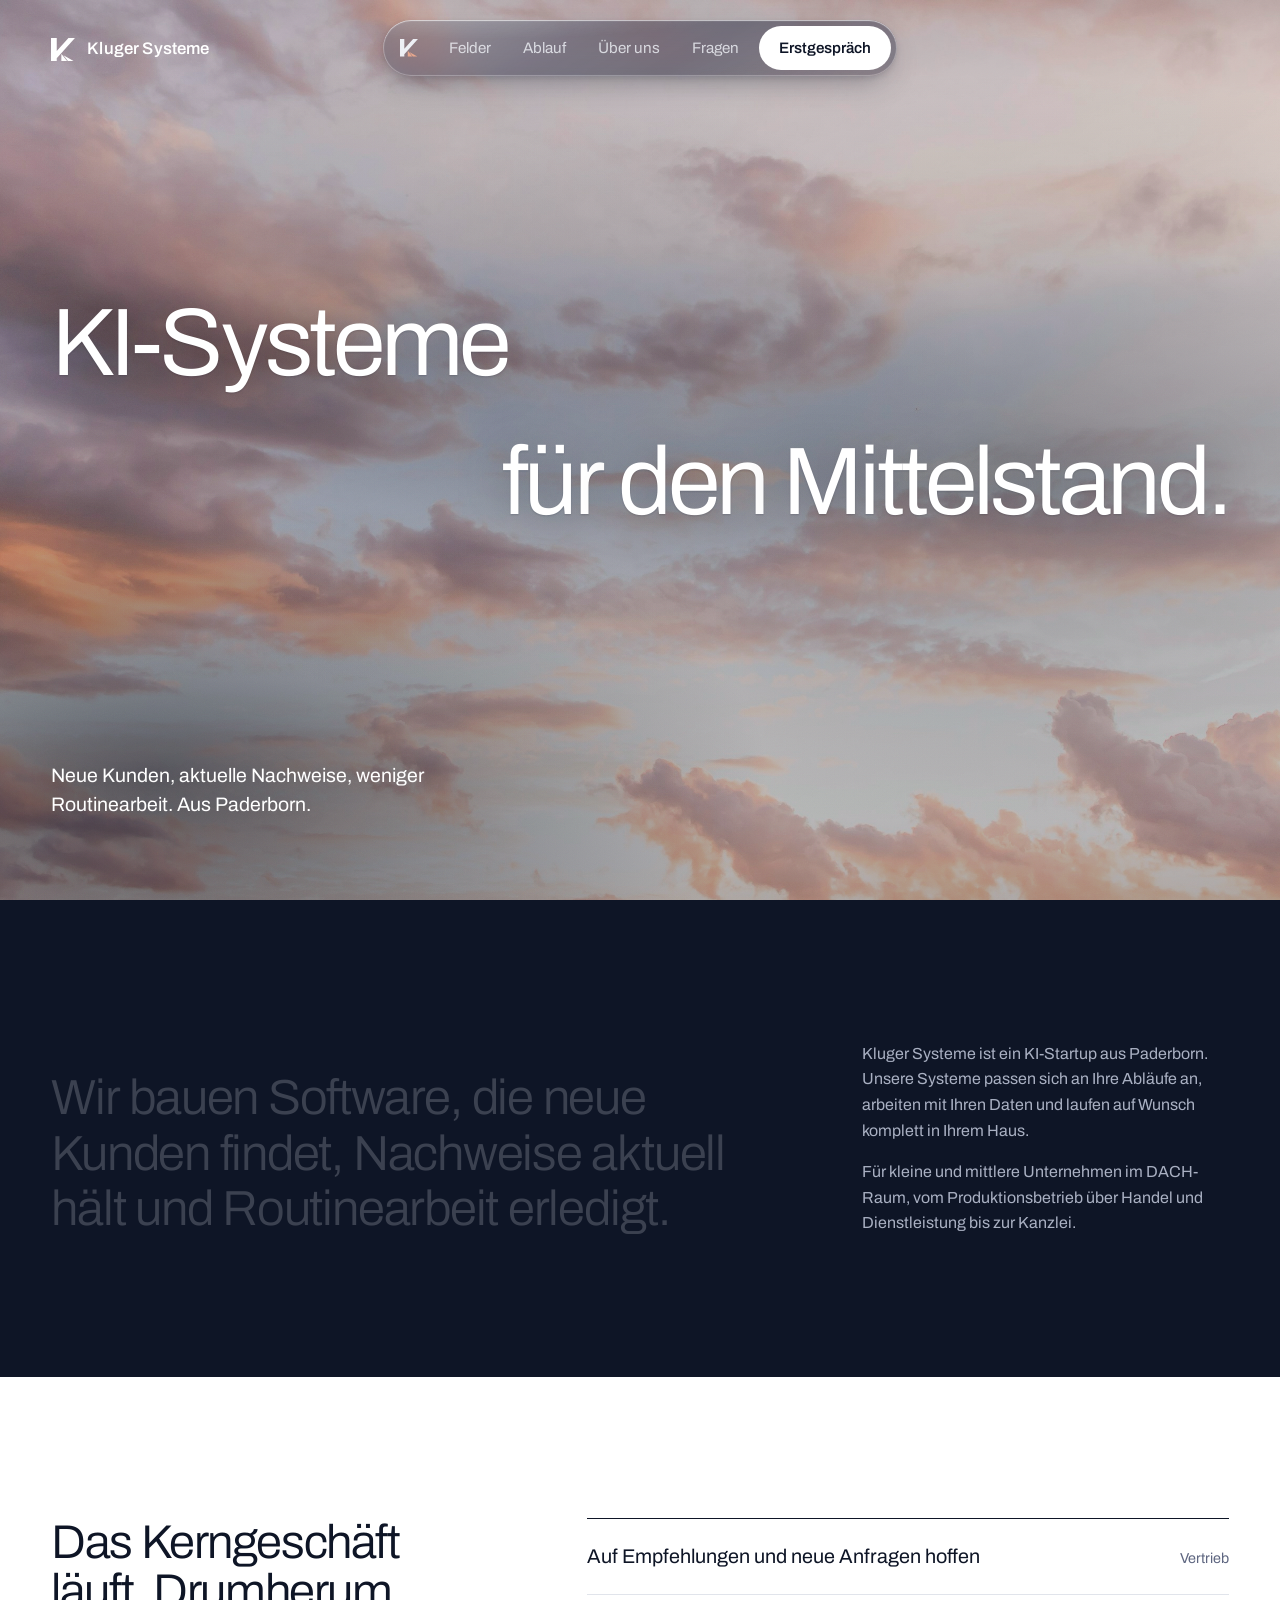
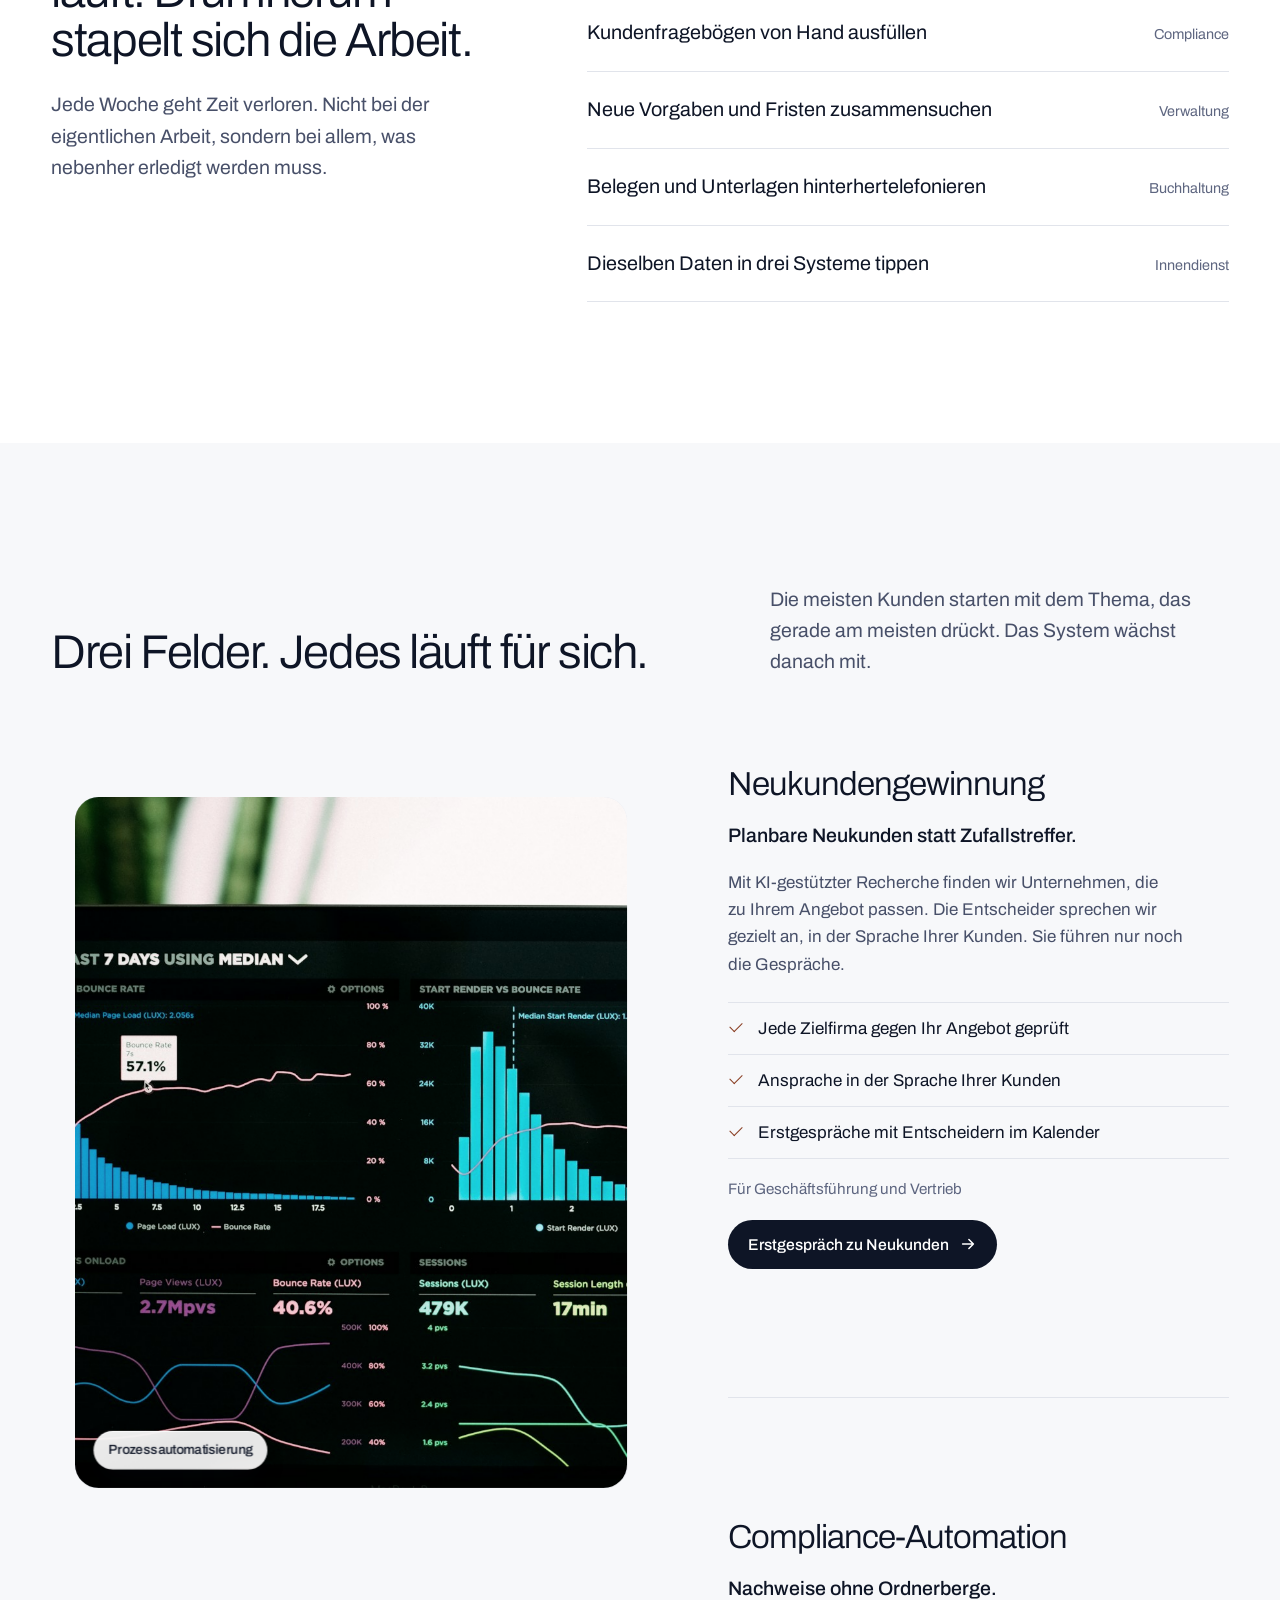
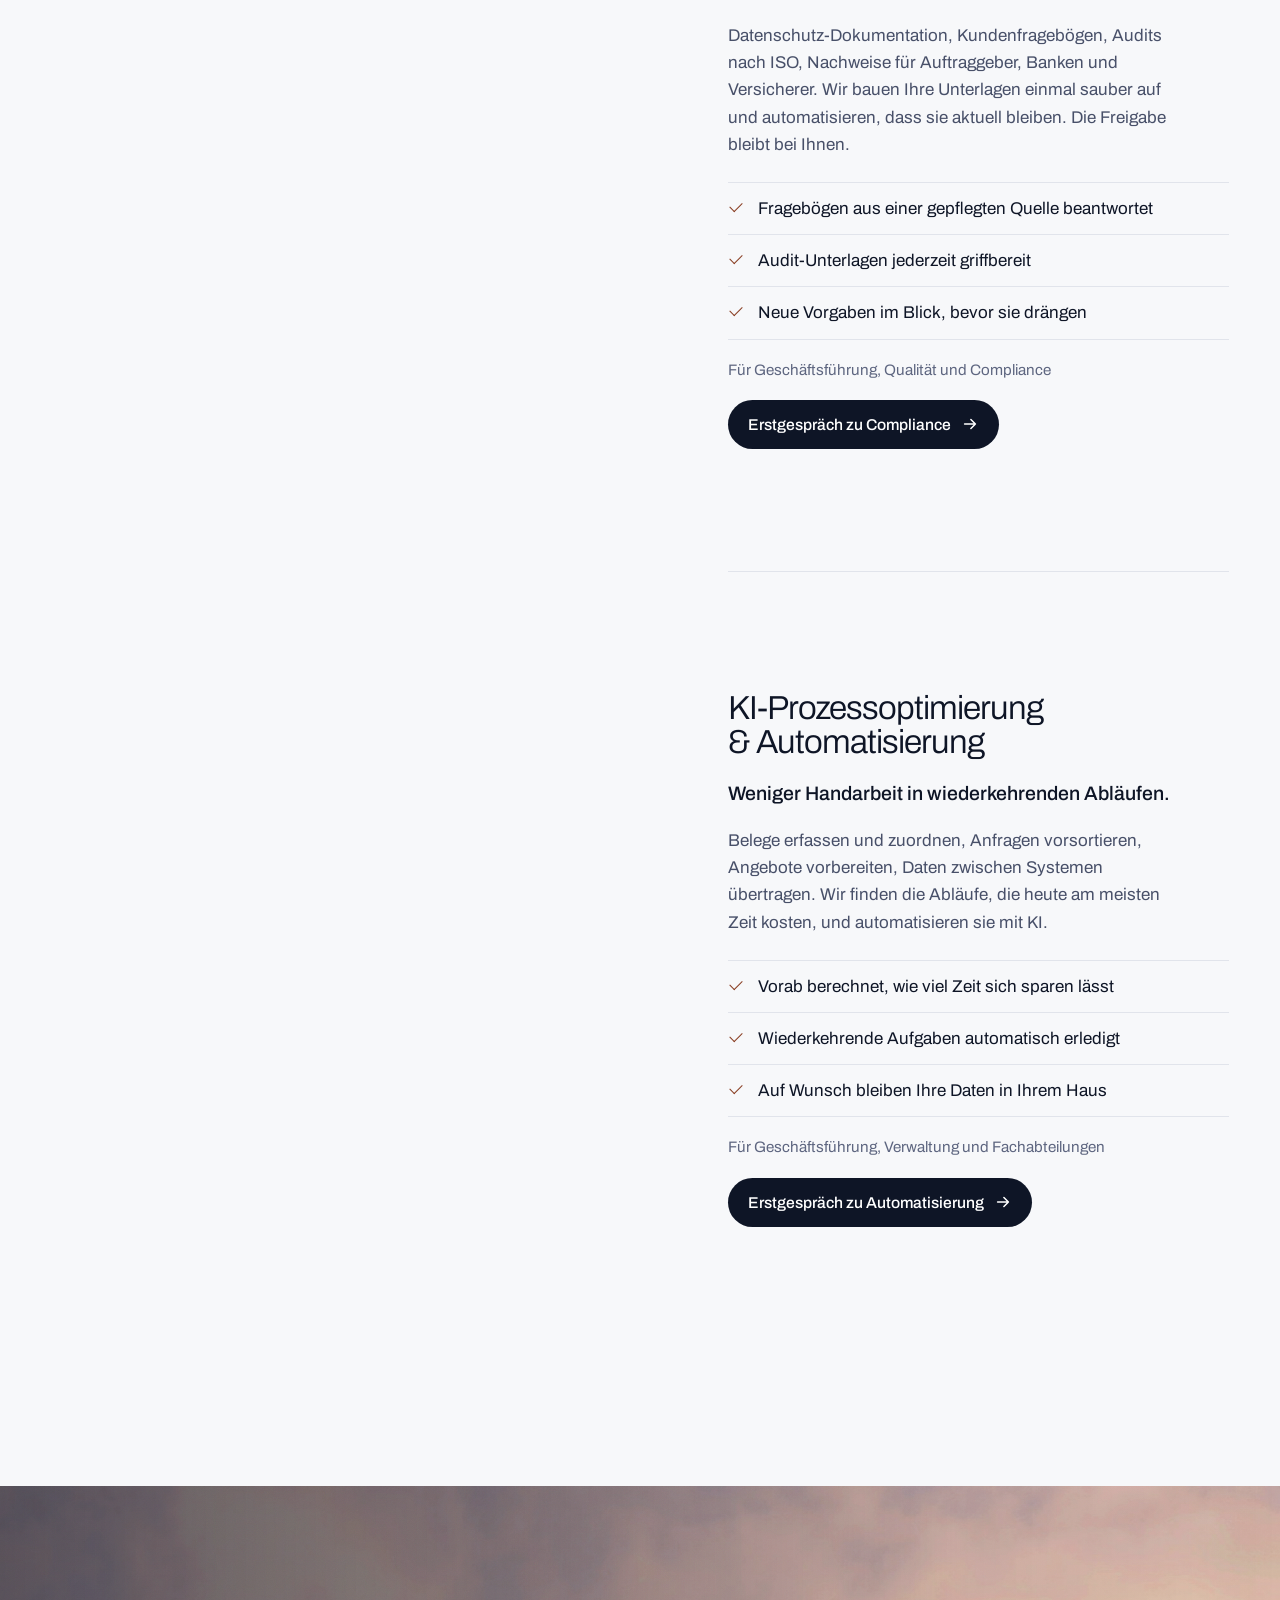
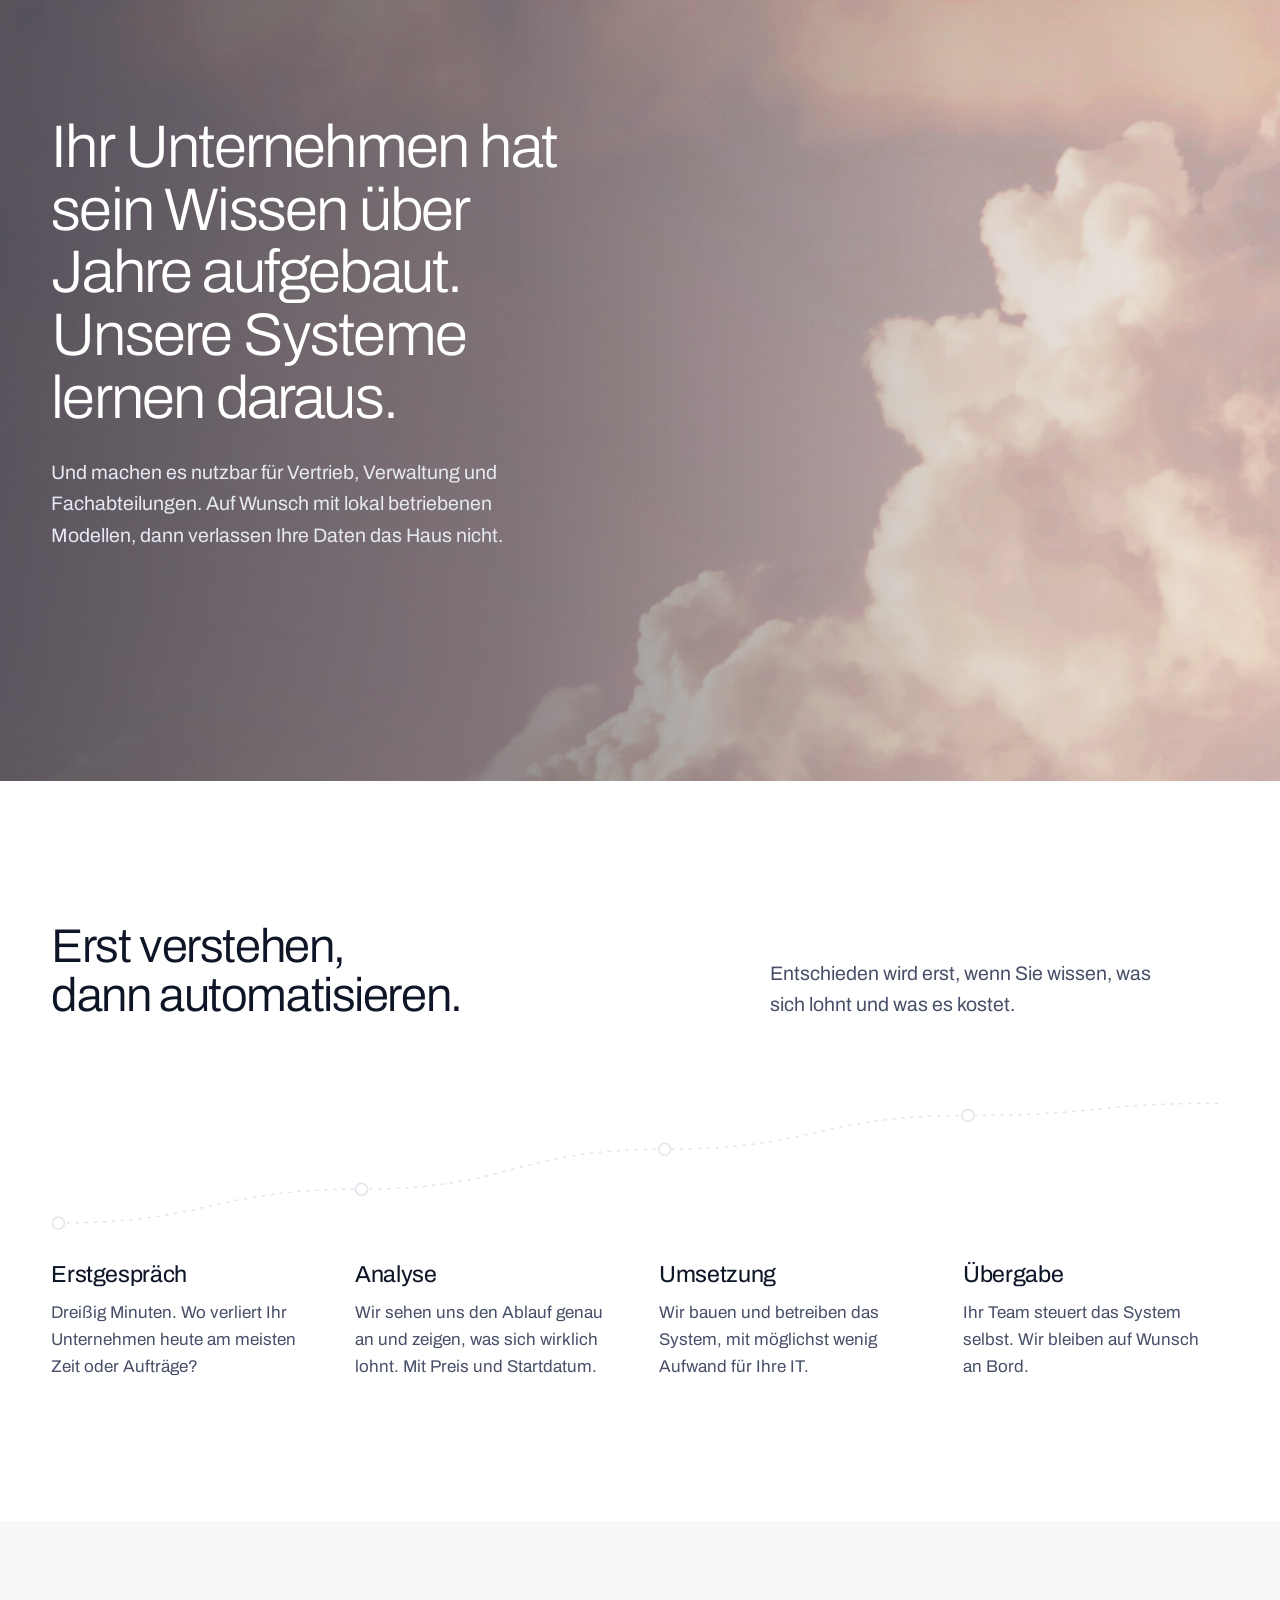
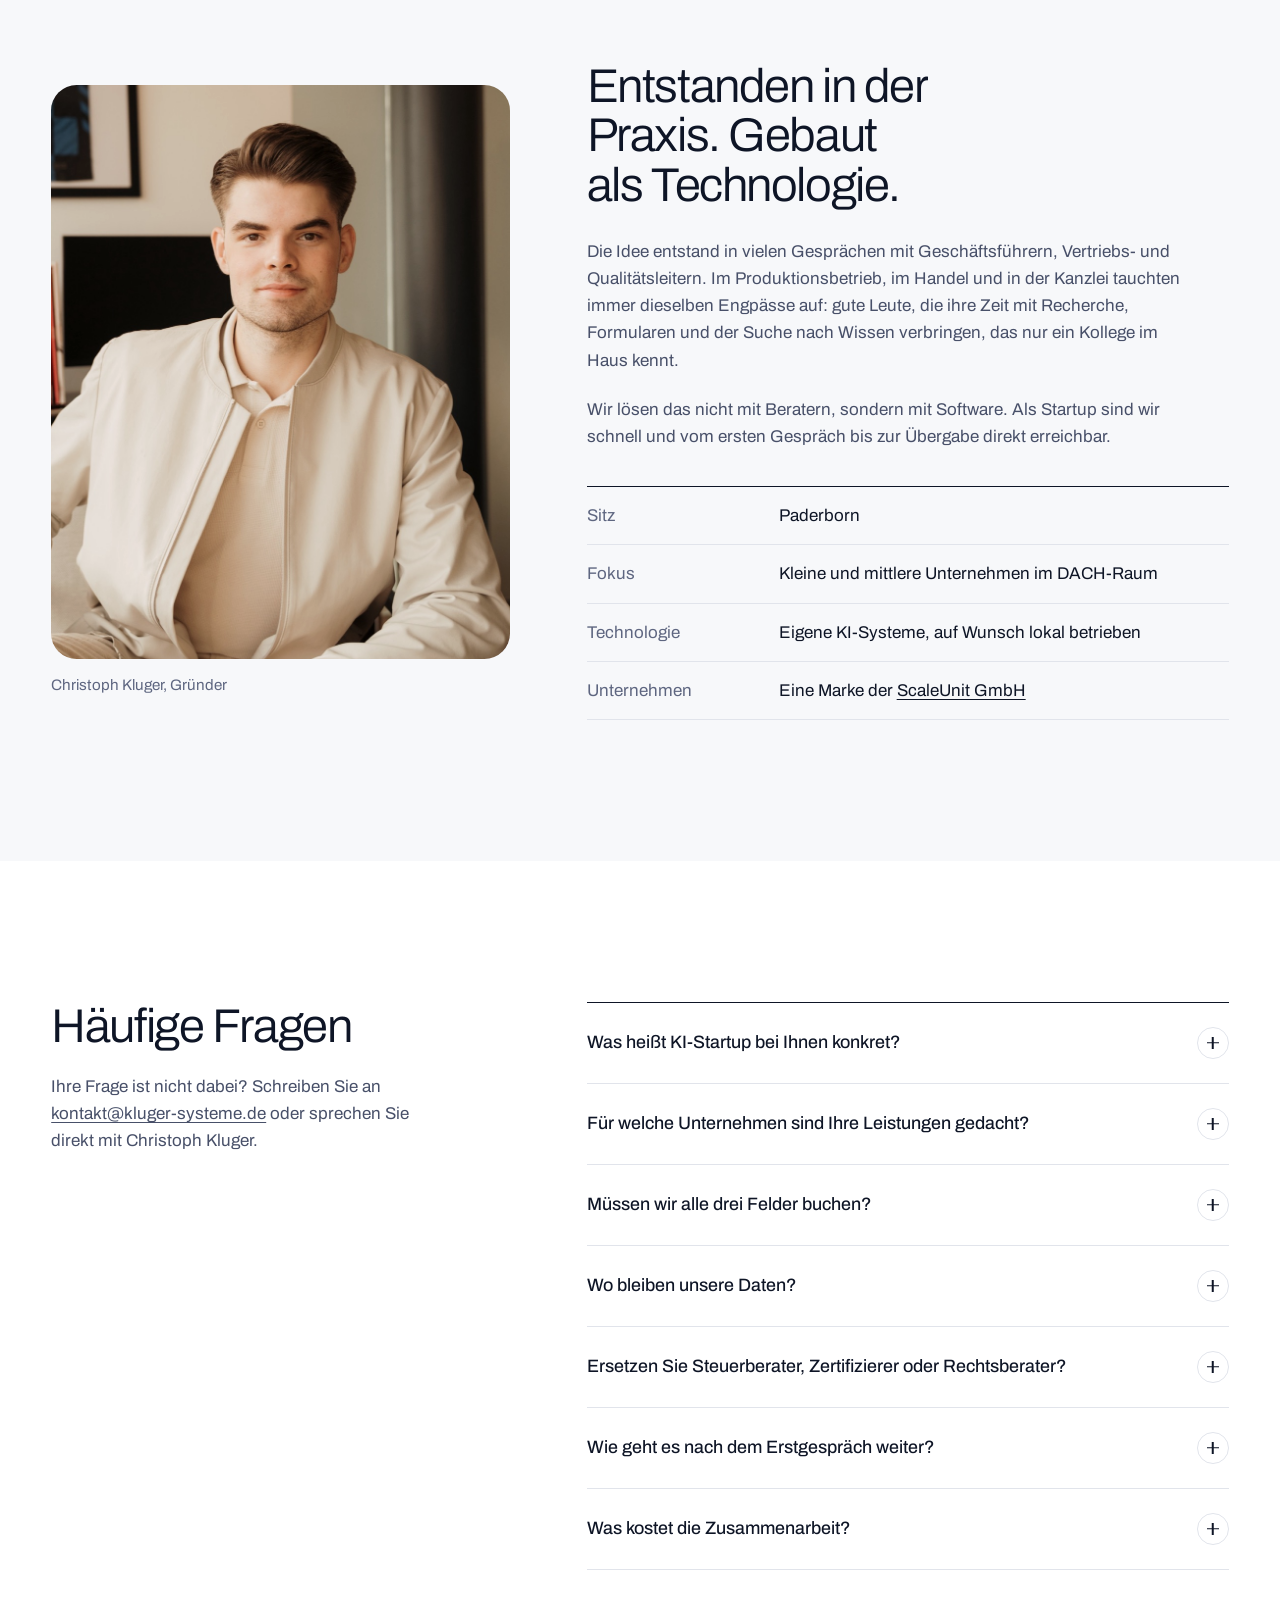
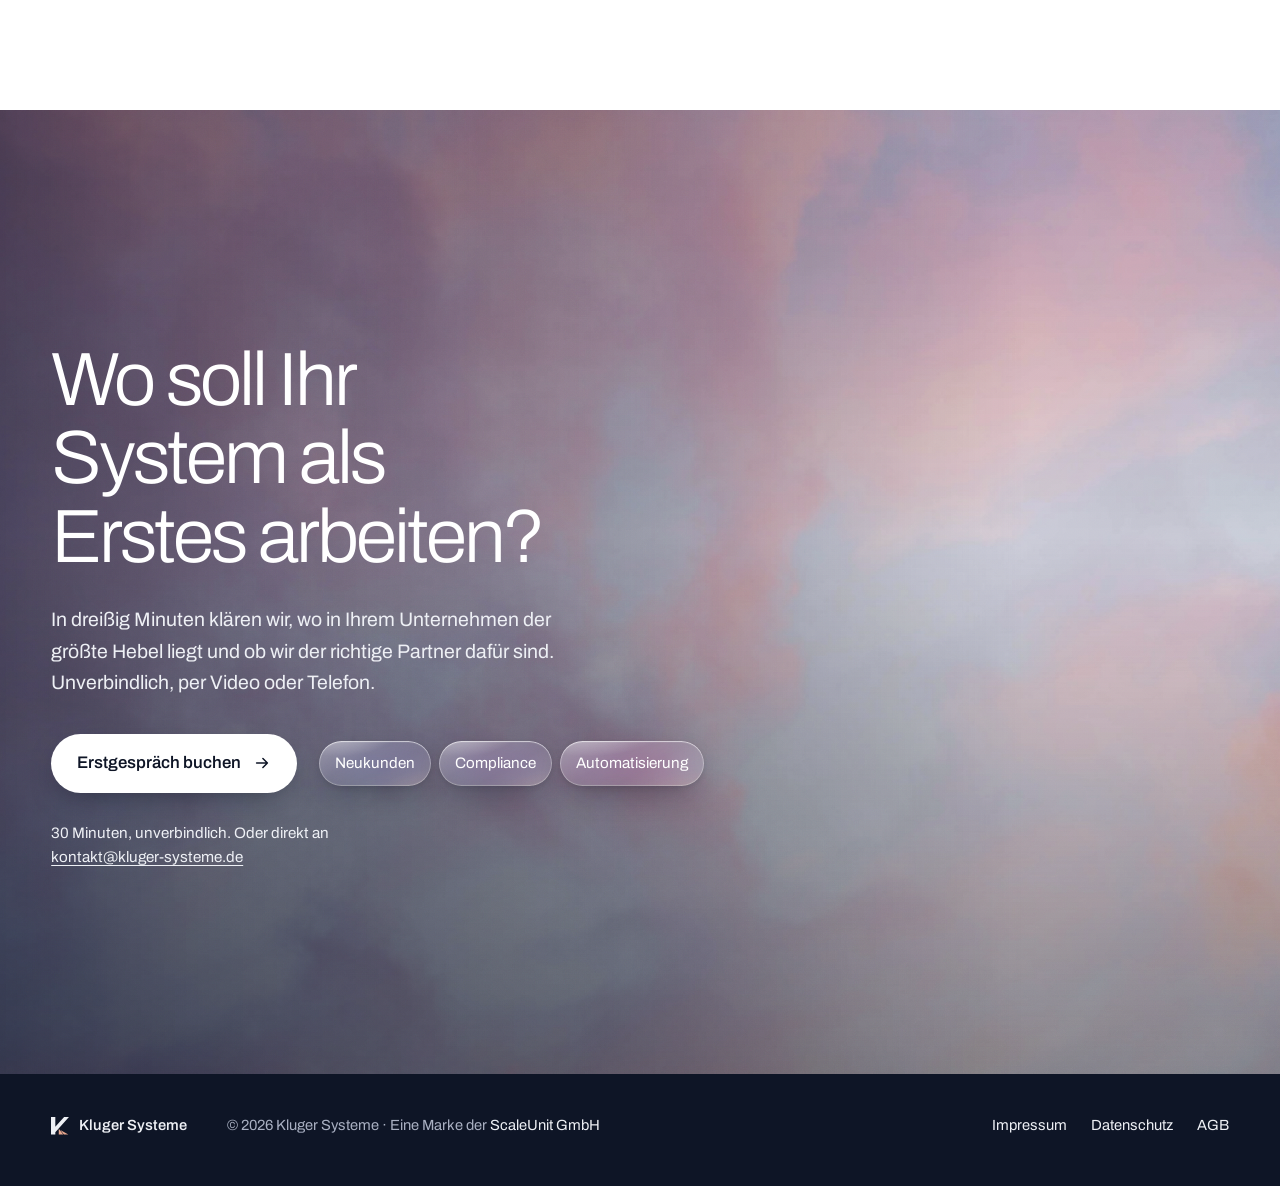
<file: index.html>
<!doctype html>
<html lang="de">
<head>
<meta charset="utf-8">
<meta name="viewport" content="width=device-width, initial-scale=1">
<title>Kluger Systeme · KI-Systeme für den Mittelstand</title>
<meta name="description" content="Kluger Systeme aus Paderborn baut KI-Systeme für den Mittelstand: Neukundengewinnung, Compliance-Automation und KI-Prozessoptimierung. Auf Wunsch komplett in Ihrem Haus betrieben.">
<link rel="canonical" href="https://kluger-systeme.de/">
<meta property="og:type" content="website">
<meta property="og:locale" content="de_DE">
<meta property="og:title" content="Kluger Systeme · KI-Systeme für den Mittelstand">
<meta property="og:description" content="KI-Systeme, die neue Kunden finden, Nachweise aktuell halten und Routinearbeit erledigen. Aus Paderborn.">
<meta property="og:url" content="https://kluger-systeme.de/">
<meta name="theme-color" content="#0E1526">
<link rel="icon" href="data:image/svg+xml,%3Csvg xmlns='http://www.w3.org/2000/svg' viewBox='0 0 334 324'%3E%3Cpath fill='%230E1526' d='M0 0H80V324H0ZM243 0H333L80 281V181Z'/%3E%3Cpath fill='%23E9A88E' d='M144 224L151.9 228.4L226.4 324H144ZM173.2 240.3L321 324H238.4Z'/%3E%3C/svg%3E">
<link rel="preload" href="assets/fonts/Archivo-Variable.woff2" as="font" type="font/woff2" crossorigin>
<link rel="preload" href="assets/img/himmel.jpg" as="image">
<script>document.documentElement.classList.add("js")</script>
<link rel="stylesheet" href="styles.css">
</head>
<body>
<a class="skip" href="#inhalt">Zum Inhalt springen</a>

<!-- schwebende Navigation -->
<nav class="pill glass" aria-label="Hauptnavigation" data-pill>
  <a class="pill__brand" href="#" aria-label="Kluger Systeme, zum Seitenanfang">
    <svg viewBox="0 0 334 324" aria-hidden="true"><path class="k-ink" d="M0 0H80V324H0ZM243 0H333L80 281V181Z"/><path class="k-sky" d="M144 224L151.9 228.4L226.4 324H144ZM173.2 240.3L321 324H238.4Z"/></svg>
  </a>
  <span class="pill__links" id="pill-links" data-pill-links>
    <span class="pill__ind" aria-hidden="true" data-pill-ind></span>
    <a href="#felder">Felder</a>
    <a href="#ablauf">Ablauf</a>
    <a href="#ueber">Über uns</a>
    <a href="#fragen">Fragen</a>
  </span>
  <button class="pill__menu" type="button" aria-controls="pill-links" aria-expanded="false" data-pill-menu>Menü</button>
  <a class="pill__cta" href="#kontakt" data-book>Erstgespräch</a>
  <span class="pill__progress" aria-hidden="true" data-progress></span>
</nav>

<main id="inhalt">

  <!-- ============ Himmel ============ -->
  <section class="hero" data-tone="dark" aria-labelledby="hero-title">
    <div class="hero__sky" aria-hidden="true"><img src="assets/img/himmel.jpg" alt="" width="2560" height="1707" fetchpriority="high"></div>
    <a class="wordmark" href="#" aria-label="Kluger Systeme, zum Seitenanfang">
      <svg viewBox="0 0 334 324" aria-hidden="true"><path d="M0 0H80V324H0ZM243 0H333L80 281V181Z"/><path d="M144 224L151.9 228.4L226.4 324H144ZM173.2 240.3L321 324H238.4Z"/></svg>
      <span>Kluger Systeme</span>
    </a>
    <h1 class="hero__title" id="hero-title">
      <span class="hero__a">KI-Systeme</span>
      <span class="hero__b">für den Mittelstand.</span>
    </h1>
    <p class="hero__line">Neue Kunden, aktuelle Nachweise, weniger Routinearbeit. Aus Paderborn.</p>
  </section>

  <!-- ============ Angebot ============ -->
  <section class="intro" data-tone="dark" aria-labelledby="intro-title">
    <div class="wrap intro__grid">
      <h2 id="intro-title" class="intro__statement" data-scrub>Wir bauen Software, die neue Kunden findet, Nachweise aktuell hält und Routinearbeit erledigt.</h2>
      <div class="intro__side">
        <p>Kluger Systeme ist ein KI-Startup aus Paderborn. Unsere Systeme passen sich an Ihre Abläufe an, arbeiten mit Ihren Daten und laufen auf Wunsch komplett in Ihrem Haus.</p>
        <p>Für kleine und mittlere Unternehmen im DACH-Raum, vom Produktionsbetrieb über Handel und Dienstleistung bis zur Kanzlei.</p>
      </div>
    </div>
  </section>

  <!-- ============ Problem ============ -->
  <section class="sec problem" aria-labelledby="problem-title">
    <div class="wrap problem__grid">
      <div class="problem__head">
        <h2 id="problem-title">Das Kerngeschäft läuft. Drumherum stapelt sich die Arbeit.</h2>
        <p>Jede Woche geht Zeit verloren. Nicht bei der eigentlichen Arbeit, sondern bei allem, was nebenher erledigt werden muss.</p>
      </div>
      <ul class="chores">
        <li><span>Auf Empfehlungen und neue Anfragen hoffen</span><em>Vertrieb</em></li>
        <li><span>Kundenfragebögen von Hand ausfüllen</span><em>Compliance</em></li>
        <li><span>Neue Vorgaben und Fristen zusammensuchen</span><em>Verwaltung</em></li>
        <li><span>Belegen und Unterlagen hinterhertelefonieren</span><em>Buchhaltung</em></li>
        <li><span>Dieselben Daten in drei Systeme tippen</span><em>Innendienst</em></li>
      </ul>
    </div>
  </section>

  <!-- ============ Felder ============ -->
  <section class="sec fields" id="felder" aria-labelledby="felder-title">
    <div class="wrap">
      <div class="fields__head">
        <h2 id="felder-title">Drei Felder. Jedes läuft für sich.</h2>
        <p>Die meisten Kunden starten mit dem Thema, das gerade am meisten drückt. Das System wächst danach mit.</p>
      </div>
      <div class="fields__grid">
        <div class="window" aria-hidden="true">
          <div class="window__frame">
            <img class="is-on" data-sky="neukunden" src="assets/img/neukunden.jpg" alt="" width="1600" height="2400" loading="lazy">
            <img data-sky="compliance" src="assets/img/compliance.jpg" alt="" width="1600" height="1067" loading="lazy">
            <img data-sky="prozesse" src="assets/img/prozesse.jpg" alt="" width="1600" height="1067" loading="lazy">
            <span class="window__label glass" data-window-label>Neukundengewinnung</span>
          </div>
        </div>
        <div class="fields__list">
          <article class="field" id="neukunden" data-field="neukunden">
            <img class="field__sky" src="assets/img/neukunden.jpg" alt="Zwei Personen am Tisch, eine zeigt auf den Laptop-Bildschirm" width="1600" height="2400" loading="lazy">
            <h3>Neukundengewinnung</h3>
            <p class="field__claim">Planbare Neukunden statt Zufallstreffer.</p>
            <p>Mit KI-gestützter Recherche finden wir Unternehmen, die zu Ihrem Angebot passen. Die Entscheider sprechen wir gezielt an, in der Sprache Ihrer Kunden. Sie führen nur noch die Gespräche.</p>
            <ul class="ticks">
              <li>Jede Zielfirma gegen Ihr Angebot geprüft</li>
              <li>Ansprache in der Sprache Ihrer Kunden</li>
              <li>Erstgespräche mit Entscheidern im Kalender</li>
            </ul>
            <p class="field__for">Für Geschäftsführung und Vertrieb</p>
            <a class="more" href="#kontakt" data-book data-topic="Neukundengewinnung">Erstgespräch zu Neukunden<svg viewBox="0 0 20 20" aria-hidden="true"><path d="M4 10h12M11 5l5 5-5 5"/></svg></a>
          </article>
          <article class="field" id="compliance" data-field="compliance">
            <img class="field__sky" src="assets/img/compliance.jpg" alt="Zwei Personen gehen Unterlagen am Tisch durch" width="1600" height="1067" loading="lazy">
            <h3>Compliance-Automation</h3>
            <p class="field__claim">Nachweise ohne Ordnerberge.</p>
            <p>Datenschutz-Dokumentation, Kundenfragebögen, Audits nach ISO, Nachweise für Auftraggeber, Banken und Versicherer. Wir bauen Ihre Unterlagen einmal sauber auf und automatisieren, dass sie aktuell bleiben. Die Freigabe bleibt bei Ihnen.</p>
            <ul class="ticks">
              <li>Fragebögen aus einer gepflegten Quelle beantwortet</li>
              <li>Audit-Unterlagen jederzeit griffbereit</li>
              <li>Neue Vorgaben im Blick, bevor sie drängen</li>
            </ul>
            <p class="field__for">Für Geschäftsführung, Qualität und Compliance</p>
            <a class="more" href="#kontakt" data-book data-topic="Compliance-Automation">Erstgespräch zu Compliance<svg viewBox="0 0 20 20" aria-hidden="true"><path d="M4 10h12M11 5l5 5-5 5"/></svg></a>
          </article>
          <article class="field" id="prozesse" data-field="prozesse">
            <img class="field__sky" src="assets/img/prozesse.jpg" alt="Laptop mit Auswertungen und Diagrammen auf dem Bildschirm" width="1600" height="1067" loading="lazy">
            <h3>KI-Prozess&shy;optimierung &amp; Automatisierung</h3>
            <p class="field__claim">Weniger Handarbeit in wiederkehrenden Abläufen.</p>
            <p>Belege erfassen und zuordnen, Anfragen vorsortieren, Angebote vorbereiten, Daten zwischen Systemen übertragen. Wir finden die Abläufe, die heute am meisten Zeit kosten, und automatisieren sie mit KI.</p>
            <ul class="ticks">
              <li>Vorab berechnet, wie viel Zeit sich sparen lässt</li>
              <li>Wiederkehrende Aufgaben automatisch erledigt</li>
              <li>Auf Wunsch bleiben Ihre Daten in Ihrem Haus</li>
            </ul>
            <p class="field__for">Für Geschäftsführung, Verwaltung und Fachabteilungen</p>
            <a class="more" href="#kontakt" data-book data-topic="Prozessautomatisierung">Erstgespräch zu Automatisierung<svg viewBox="0 0 20 20" aria-hidden="true"><path d="M4 10h12M11 5l5 5-5 5"/></svg></a>
          </article>
        </div>
      </div>
    </div>
  </section>

  <!-- ============ Wissen ============ -->
  <section class="vista" data-tone="dark" aria-labelledby="wissen-title">
    <div class="vista__sky" aria-hidden="true"><img src="assets/img/wissen.jpg" alt="" width="2560" height="1700" loading="lazy" data-drift></div>
    <div class="wrap vista__inner">
      <h2 id="wissen-title">Ihr Unternehmen hat sein Wissen über Jahre aufgebaut. Unsere Systeme lernen daraus.</h2>
      <p>Und machen es nutzbar für Vertrieb, Verwaltung und Fachabteilungen. Auf Wunsch mit lokal betriebenen Modellen, dann verlassen Ihre Daten das Haus nicht.</p>
    </div>
  </section>

  <!-- ============ Ablauf ============ -->
  <section class="sec steps" id="ablauf" aria-labelledby="ablauf-title">
    <div class="wrap">
      <div class="steps__head">
        <h2 id="ablauf-title">Erst verstehen, dann automatisieren.</h2>
        <p>Entschieden wird erst, wenn Sie wissen, was sich lohnt und was es kostet.</p>
      </div>
      <div class="curve" aria-hidden="true" data-curve>
        <svg data-curve-svg>
          <defs>
            <linearGradient id="curve-stroke" x1="0" x2="1" y1="0" y2="0"><stop offset="0" stop-color="#E9A88E"/><stop offset=".55" stop-color="#8E7BB4"/><stop offset="1" stop-color="#0E1526"/></linearGradient>
            <linearGradient id="curve-fill" x1="0" x2="0" y1="0" y2="1"><stop offset="0" stop-color="#E9A88E" stop-opacity=".22"/><stop offset="1" stop-color="#E9A88E" stop-opacity="0"/></linearGradient>
          </defs>
          <path class="curve__area" data-curve-area/>
          <path class="curve__track" data-curve-track/>
          <path class="curve__line" data-curve-line pathLength="1"/>
        </svg>
      </div>
      <ol class="steps__list" data-steps>
        <li><h3>Erstgespräch</h3><p>Dreißig Minuten. Wo verliert Ihr Unternehmen heute am meisten Zeit oder Aufträge?</p></li>
        <li><h3>Analyse</h3><p>Wir sehen uns den Ablauf genau an und zeigen, was sich wirklich lohnt. Mit Preis und Startdatum.</p></li>
        <li><h3>Umsetzung</h3><p>Wir bauen und betreiben das System, mit möglichst wenig Aufwand für Ihre IT.</p></li>
        <li><h3>Übergabe</h3><p>Ihr Team steuert das System selbst. Wir bleiben auf Wunsch an Bord.</p></li>
      </ol>
    </div>
  </section>

  <!-- ============ Über uns ============ -->
  <section class="sec about" id="ueber" aria-labelledby="ueber-title">
    <div class="wrap about__grid">
      <figure class="portrait">
        <img src="assets/img/christoph-kluger.jpg" width="934" height="1400" alt="Christoph Kluger, Gründer von Kluger Systeme" loading="lazy">
        <figcaption>Christoph Kluger, Gründer</figcaption>
      </figure>
      <div class="about__copy">
        <h2 id="ueber-title">Entstanden in der Praxis. Gebaut als Technologie.</h2>
        <p>Die Idee entstand in vielen Gesprächen mit Geschäftsführern, Vertriebs- und Qualitätsleitern. Im Produktionsbetrieb, im Handel und in der Kanzlei tauchten immer dieselben Engpässe auf: gute Leute, die ihre Zeit mit Recherche, Formularen und der Suche nach Wissen verbringen, das nur ein Kollege im Haus kennt.</p>
        <p>Wir lösen das nicht mit Beratern, sondern mit Software. Als Startup sind wir schnell und vom ersten Gespräch bis zur Übergabe direkt erreichbar.</p>
        <dl class="facts">
          <div><dt>Sitz</dt><dd>Paderborn</dd></div>
          <div><dt>Fokus</dt><dd>Kleine und mittlere Unternehmen im DACH-Raum</dd></div>
          <div><dt>Technologie</dt><dd>Eigene KI-Systeme, auf Wunsch lokal betrieben</dd></div>
          <div><dt>Unternehmen</dt><dd>Eine Marke der <a href="https://scaleunit.de/" rel="noopener">ScaleUnit GmbH</a></dd></div>
        </dl>
      </div>
    </div>
  </section>

  <!-- ============ Fragen ============ -->
  <section class="sec faq" id="fragen" aria-labelledby="fragen-title">
    <div class="wrap faq__grid">
      <div class="faq__head">
        <h2 id="fragen-title">Häufige Fragen</h2>
        <p>Ihre Frage ist nicht dabei? Schreiben Sie an <a href="mailto:kontakt@kluger-systeme.de">kontakt@kluger-systeme.de</a> oder sprechen Sie direkt mit Christoph Kluger.</p>
      </div>
      <div class="faq__list">
        <details><summary>Was heißt KI-Startup bei Ihnen konkret?<i aria-hidden="true"></i></summary><p>Wir sind ein junges Unternehmen und entwickeln KI-Systeme für den Mittelstand. Für Sie heißt das kurze Wege und Systeme, die auf Ihre Abläufe zugeschnitten sind, statt Standardsoftware von der Stange.</p></details>
        <details><summary>Für welche Unternehmen sind Ihre Leistungen gedacht?<i aria-hidden="true"></i></summary><p>Für kleine und mittlere Unternehmen in Deutschland, Österreich und der Schweiz, vom Produktionsbetrieb über Handel und Dienstleistung bis zur Steuerkanzlei.</p></details>
        <details><summary>Müssen wir alle drei Felder buchen?<i aria-hidden="true"></i></summary><p>Nein. Jedes Feld funktioniert für sich. Die meisten Kunden starten mit dem Thema, das gerade am meisten drückt, und erweitern später.</p></details>
        <details><summary>Wo bleiben unsere Daten?<i aria-hidden="true"></i></summary><p>Bei der Prozessautomatisierung setzen wir auf Wunsch auf lokal betriebene KI-Modelle. Ihre Daten verlassen dann Ihr Haus nicht.</p></details>
        <details><summary>Ersetzen Sie Steuerberater, Zertifizierer oder Rechtsberater?<i aria-hidden="true"></i></summary><p>Nein. Wir automatisieren Vorarbeiten wie Belegerfassung, Dokumentation und Antworten auf Fragebögen. Steuer- und Rechtsberatung, fachliche Freigabe und Zertifizierung bleiben bei Ihnen und den zuständigen Fachleuten.</p></details>
        <details><summary>Wie geht es nach dem Erstgespräch weiter?<i aria-hidden="true"></i></summary><p>Wenn es passt, folgt eine kurze Analyse Ihres Ablaufs. Danach wissen Sie, was sich lohnt, was es kostet und wann wir starten können. Erst dann entscheiden Sie.</p></details>
        <details><summary>Was kostet die Zusammenarbeit?<i aria-hidden="true"></i></summary><p>Das hängt von Feld und Umfang ab. Den Preis besprechen wir nach der Analyse, bevor irgendetwas beginnt.</p></details>
      </div>
    </div>
  </section>

  <!-- ============ Abschluss ============ -->
  <section class="finale" id="kontakt" data-tone="dark" aria-labelledby="kontakt-title">
    <div class="finale__sky" aria-hidden="true"><img src="assets/img/abschluss.jpg" alt="" width="2560" height="1700" loading="lazy" data-drift></div>
    <div class="wrap finale__inner">
      <h2 id="kontakt-title">Wo soll Ihr System als Erstes arbeiten?</h2>
      <p>In dreißig Minuten klären wir, wo in Ihrem Unternehmen der größte Hebel liegt und ob wir der richtige Partner dafür sind. Unverbindlich, per Video oder Telefon.</p>
      <div class="finale__actions">
        <a class="cta" href="#kontakt" data-book>Erstgespräch buchen<svg viewBox="0 0 20 20" aria-hidden="true"><path d="M4 10h12M11 5l5 5-5 5"/></svg></a>
        <span class="finale__topics" role="group" aria-label="Erstgespräch zu einem Thema">
          <a class="glass" href="#kontakt" data-book data-topic="Neukundengewinnung">Neukunden</a>
          <a class="glass" href="#kontakt" data-book data-topic="Compliance-Automation">Compliance</a>
          <a class="glass" href="#kontakt" data-book data-topic="Prozessautomatisierung">Automatisierung</a>
        </span>
      </div>
      <p class="finale__note" data-book-note>30 Minuten, unverbindlich. Oder direkt an <a href="mailto:kontakt@kluger-systeme.de">kontakt@kluger-systeme.de</a></p>
    </div>
  </section>
</main>

<footer class="foot" data-tone="dark">
  <div class="wrap foot__inner">
    <span class="foot__brand">
      <svg viewBox="0 0 334 324" aria-hidden="true"><path class="k-ink" d="M0 0H80V324H0ZM243 0H333L80 281V181Z"/><path class="k-sky" d="M144 224L151.9 228.4L226.4 324H144ZM173.2 240.3L321 324H238.4Z"/></svg>
      Kluger Systeme
    </span>
    <p class="foot__legal">© 2026 Kluger Systeme · Eine Marke der <a href="https://scaleunit.de/" rel="noopener">ScaleUnit GmbH</a></p>
    <nav class="foot__nav" aria-label="Rechtliches">
      <a href="impressum.html">Impressum</a>
      <a href="datenschutz.html">Datenschutz</a>
      <a href="agb.html">AGB</a>
    </nav>
  </div>
</footer>

<script src="main.js"></script>
</body>
</html>
</file>
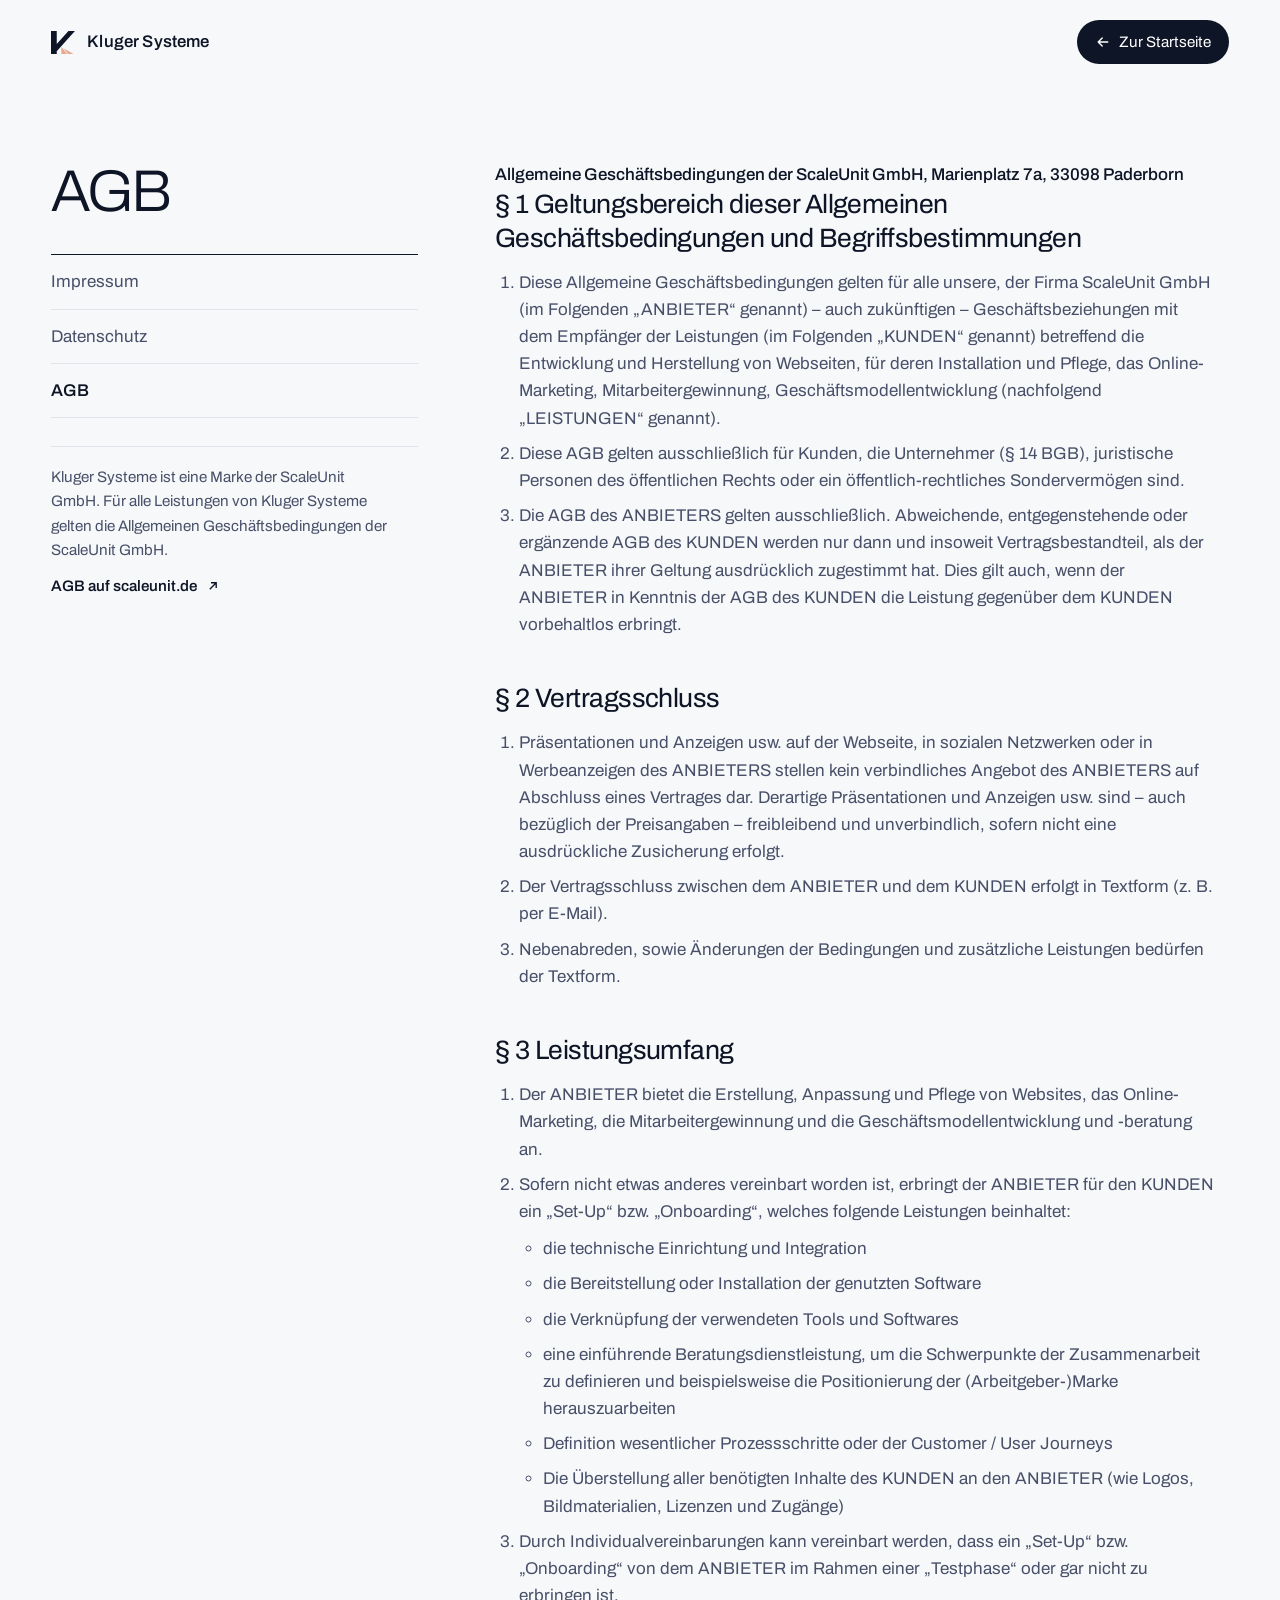
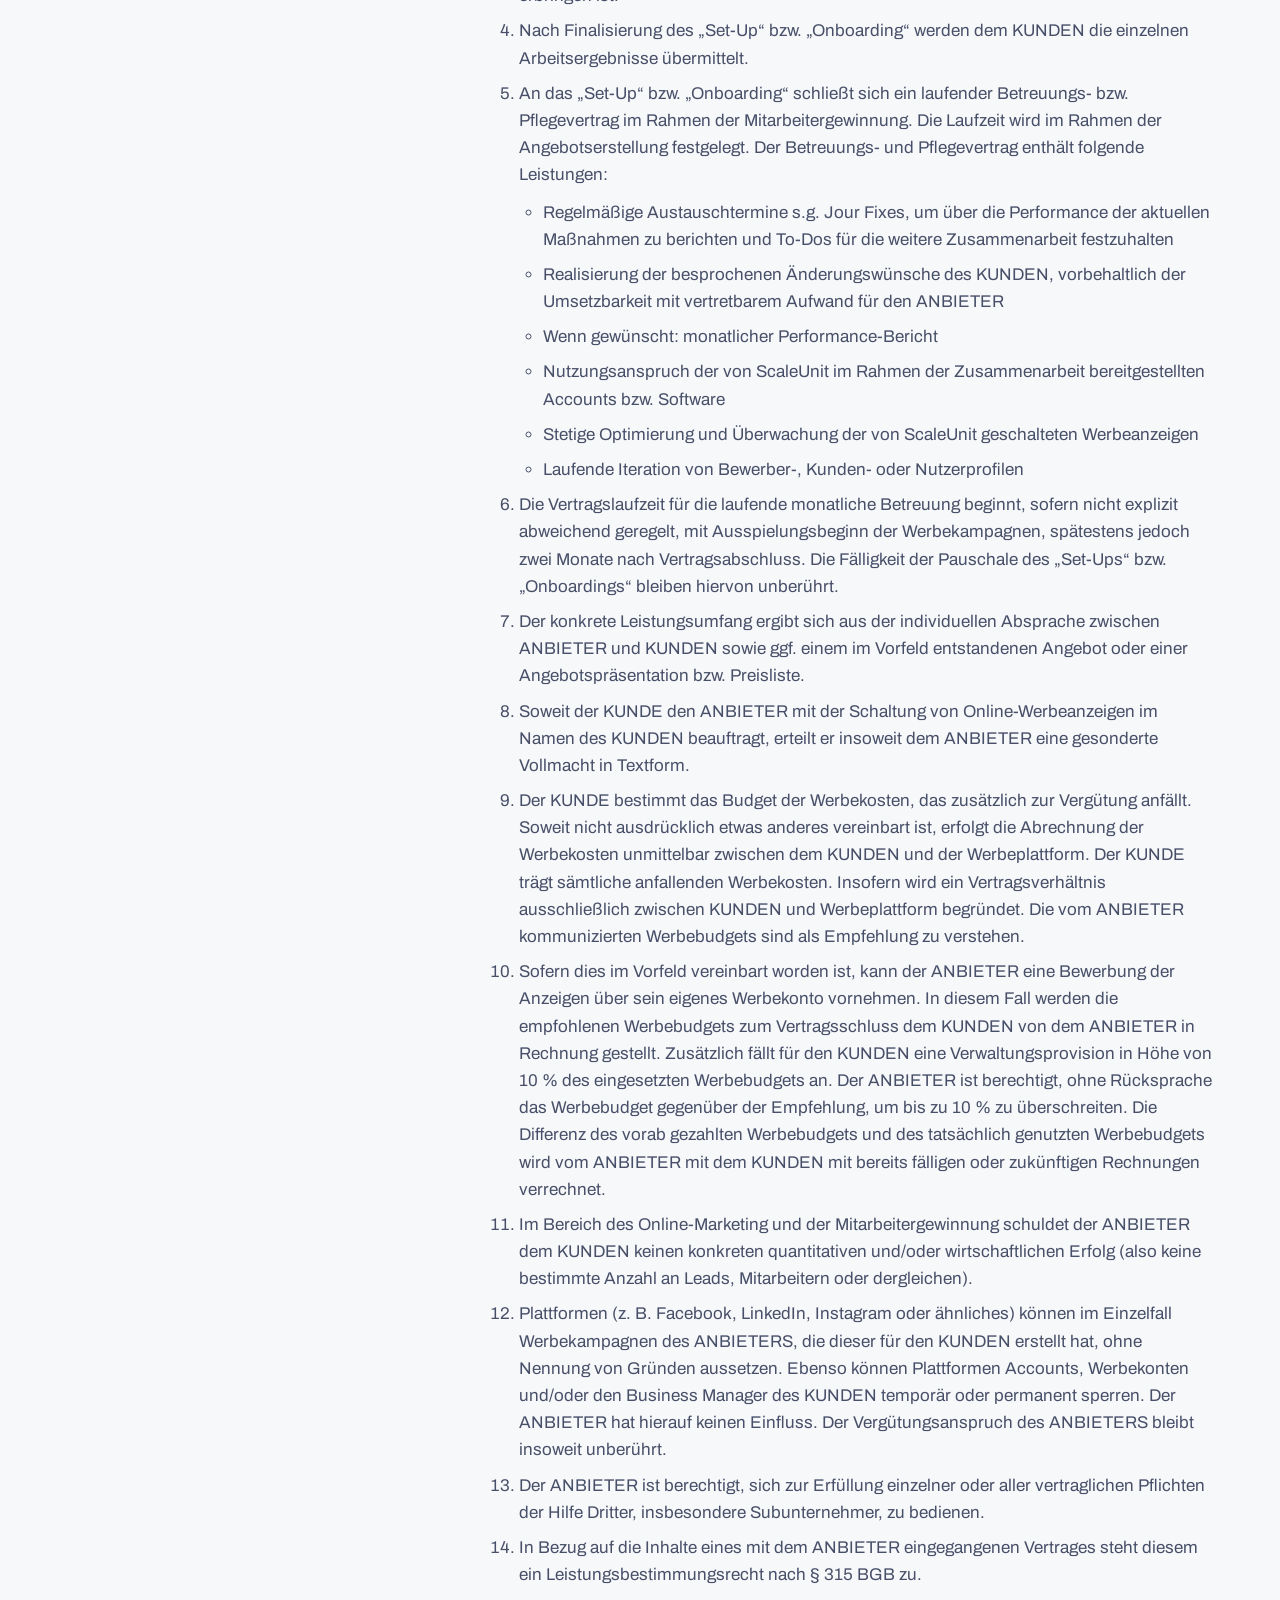
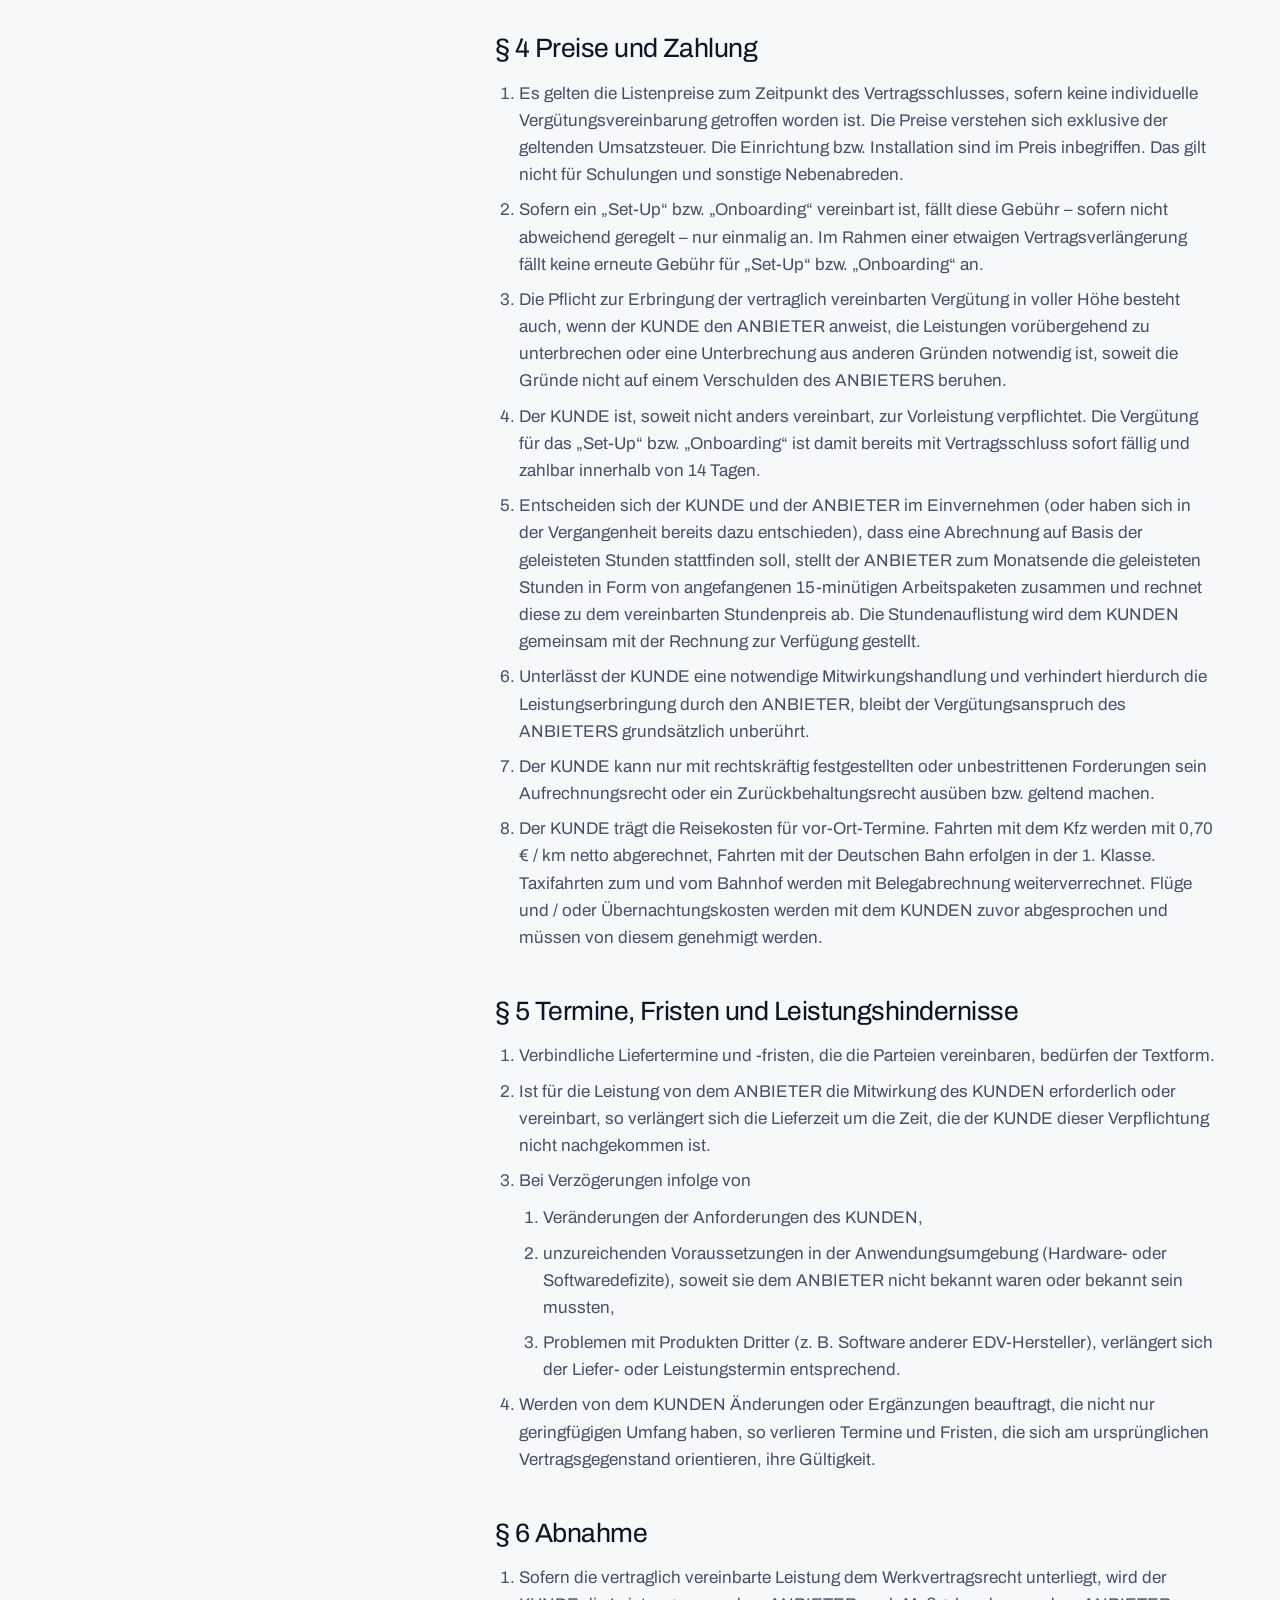
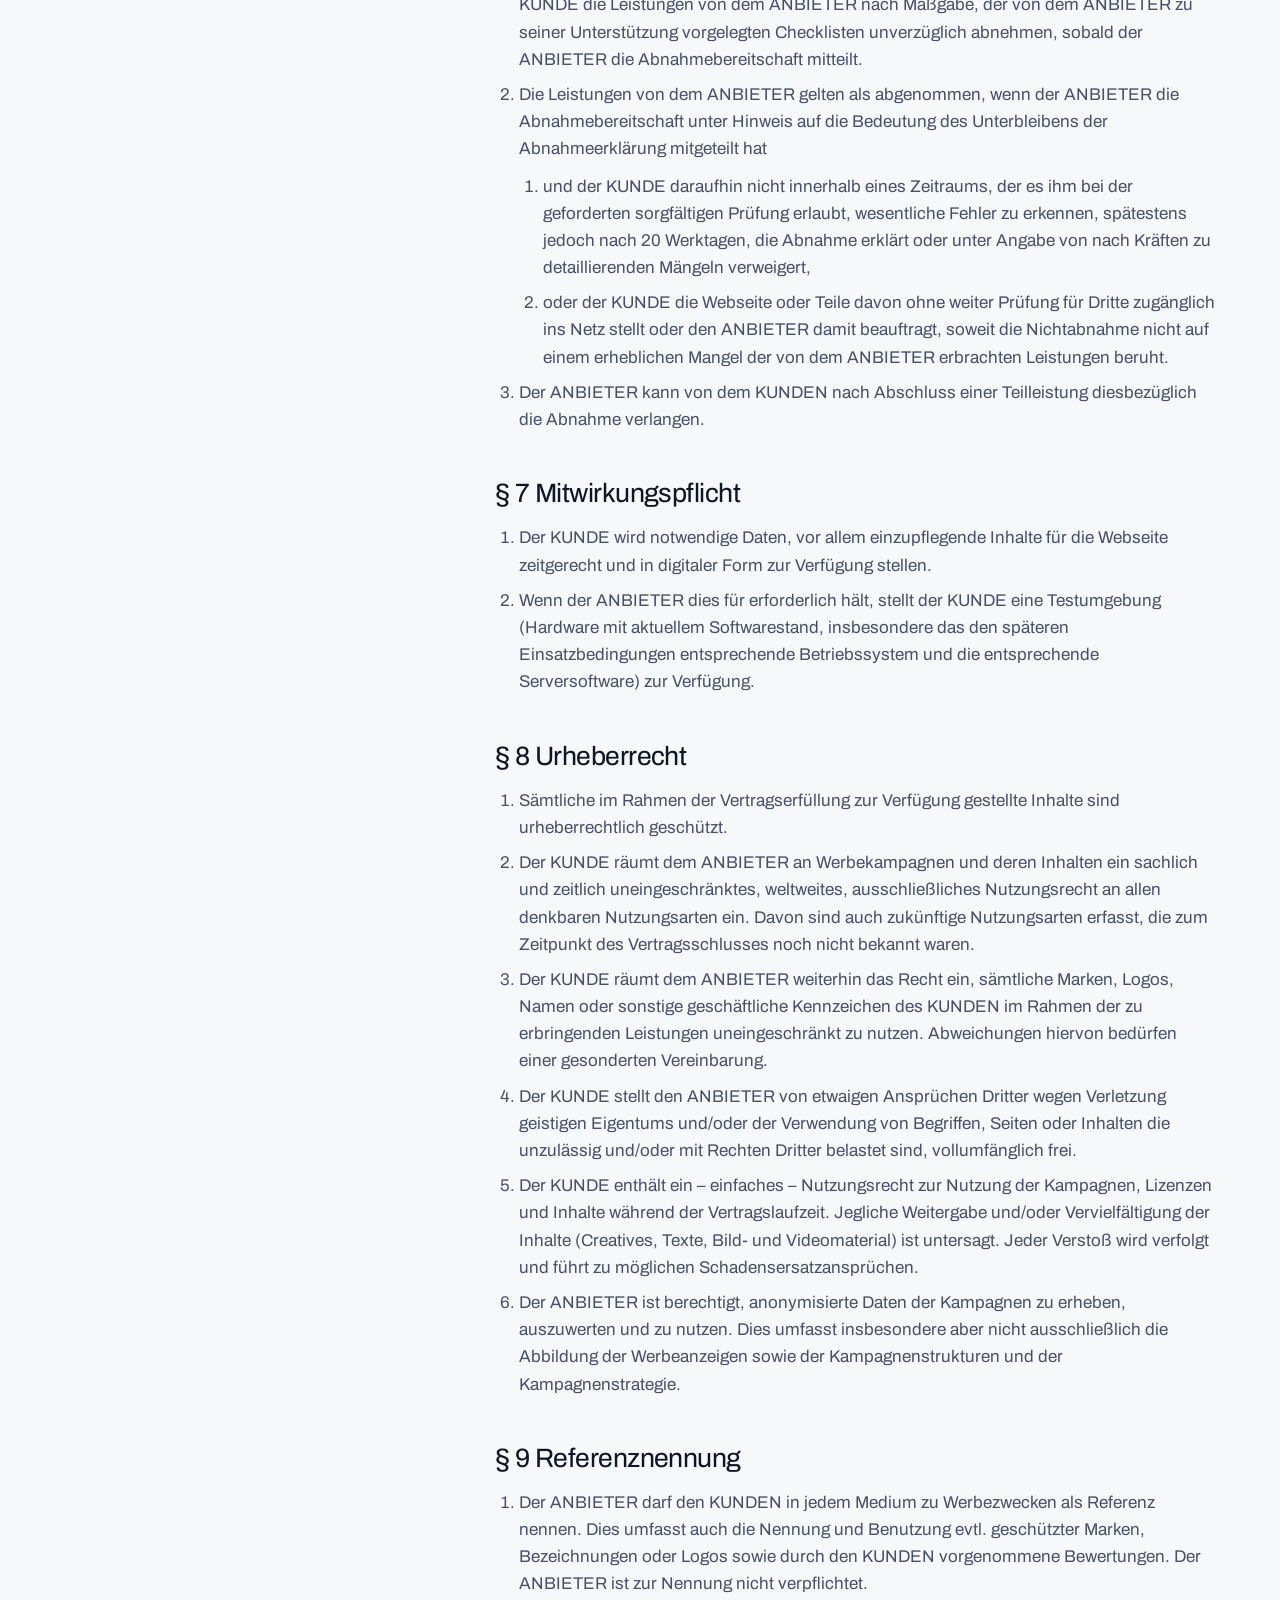
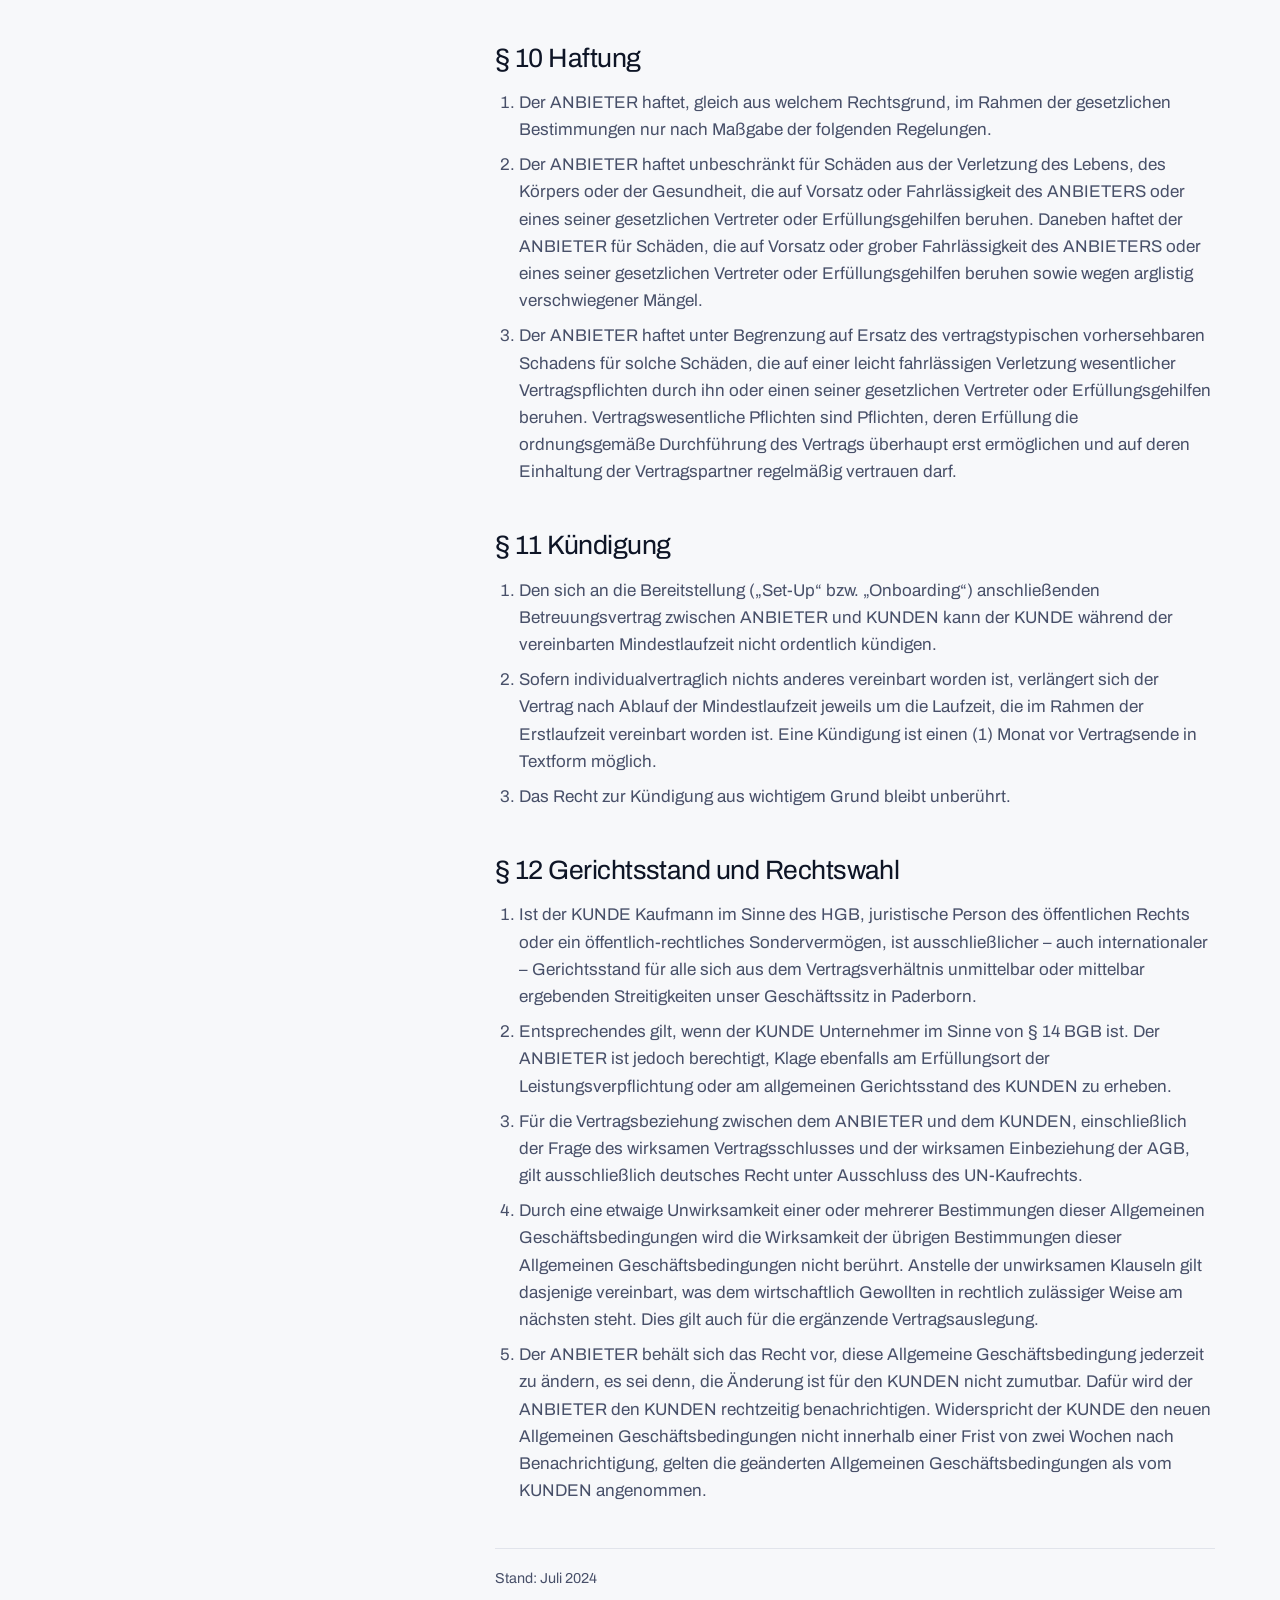
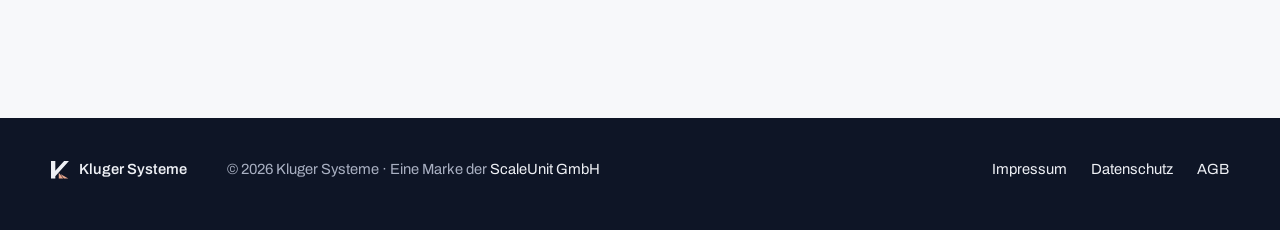
<file: agb.html>
<!doctype html>
<html lang="de">
<head>
<meta charset="utf-8">
<meta name="viewport" content="width=device-width, initial-scale=1">
<title>AGB · Kluger Systeme</title>
<meta name="description" content="Allgemeine Geschäftsbedingungen der ScaleUnit GmbH, die für Leistungen von Kluger Systeme gelten.">
<link rel="canonical" href="https://kluger-systeme.de/agb.html">
<meta name="robots" content="noindex, follow">
<meta name="theme-color" content="#F7F8FA">
<link rel="icon" href="data:image/svg+xml,%3Csvg xmlns='http://www.w3.org/2000/svg' viewBox='0 0 334 324'%3E%3Cpath fill='%230E1526' d='M0 0H80V324H0ZM243 0H333L80 281V181Z'/%3E%3Cpath fill='%23E9A88E' d='M144 224L151.9 228.4L226.4 324H144ZM173.2 240.3L321 324H238.4Z'/%3E%3C/svg%3E">
<link rel="preload" href="assets/fonts/Archivo-Variable.woff2" as="font" type="font/woff2" crossorigin>
<link rel="stylesheet" href="styles.css">
</head>
<body class="legal-page">
<a class="skip" href="#inhalt">Zum Inhalt springen</a>
<header class="legal-top">
  <a class="wordmark" href="index.html" aria-label="Kluger Systeme, zur Startseite"><svg viewBox="0 0 334 324" aria-hidden="true"><path d="M0 0H80V324H0ZM243 0H333L80 281V181Z"/><path d="M144 224L151.9 228.4L226.4 324H144ZM173.2 240.3L321 324H238.4Z"/></svg><span>Kluger Systeme</span></a>
  <a class="legal-back" href="index.html"><svg viewBox="0 0 20 20" aria-hidden="true"><path d="M16 10H4M9 5l-5 5 5 5"/></svg>Zur Startseite</a>
</header>
<main id="inhalt">
  <div class="wrap legal">
    <aside class="legal__side">
      <h1 class="legal__title">AGB</h1>
      <nav class="legal__tabs" aria-label="Rechtliches">
        <a href="impressum.html">Impressum</a>
        <a href="datenschutz.html">Datenschutz</a>
        <a href="agb.html" aria-current="page">AGB</a>
      </nav>
      <div class="legal__note">
        <p>Kluger Systeme ist eine Marke der ScaleUnit GmbH. Für alle Leistungen von Kluger Systeme gelten die Allgemeinen Geschäftsbedingungen der ScaleUnit GmbH.</p>
        <a class="legal__src" href="https://scaleunit.de/agb/" target="_blank" rel="noopener">
          <span>AGB auf scaleunit.de</span>
          <svg viewBox="0 0 20 20" aria-hidden="true"><path d="M6 14 14 6M7.5 6H14v6.5"/></svg>
        </a>
      </div>
    </aside>
    <article class="legal__body">
      <p class="legal__lead">Allgemeine Geschäftsbedingungen der ScaleUnit GmbH, Marienplatz 7a, 33098 Paderborn</p>
      <h2>§ 1 Geltungsbereich dieser Allgemeinen Geschäftsbedingungen und Begriffsbestimmungen</h2>
      <ol>
      <li>Diese Allgemeine Geschäftsbedingungen gelten für alle unsere, der Firma ScaleUnit GmbH (im Folgenden „ANBIETER“ genannt) – auch zukünftigen – Geschäftsbeziehungen mit dem Empfänger der Leistungen (im Folgenden „KUNDEN“ genannt) betreffend die Entwicklung und Herstellung von Webseiten, für deren Installation und Pflege, das Online-Marketing, Mitarbeitergewinnung, Geschäftsmodellentwicklung (nachfolgend „LEISTUNGEN“ genannt).</li>
      <li>Diese AGB gelten ausschließlich für Kunden, die Unternehmer (§ 14 BGB), juristische Personen des öffentlichen Rechts oder ein öffentlich-rechtliches Sondervermögen sind.</li>
      <li>Die AGB des ANBIETERS gelten ausschließlich. Abweichende, entgegenstehende oder ergänzende AGB des KUNDEN werden nur dann und insoweit Vertragsbestandteil, als der ANBIETER ihrer Geltung ausdrücklich zugestimmt hat. Dies gilt auch, wenn der ANBIETER in Kenntnis der AGB des KUNDEN die Leistung gegenüber dem KUNDEN vorbehaltlos erbringt.</li>
      </ol>
      <h2>§ 2 Vertragsschluss</h2>
      <ol>
      <li>Präsentationen und Anzeigen usw. auf der Webseite, in sozialen Netzwerken oder in Werbeanzeigen des ANBIETERS stellen kein verbindliches Angebot des ANBIETERS auf Abschluss eines Vertrages dar. Derartige Präsentationen und Anzeigen usw. sind – auch bezüglich der Preisangaben – freibleibend und unverbindlich, sofern nicht eine ausdrückliche Zusicherung erfolgt.</li>
      <li>Der Vertragsschluss zwischen dem ANBIETER und dem KUNDEN erfolgt in Textform (z. B. per E-Mail).</li>
      <li>Nebenabreden, sowie Änderungen der Bedingungen und zusätzliche Leistungen bedürfen der Textform.</li>
      </ol>
      <h2>§ 3 Leistungsumfang</h2>
      <ol>
      <li>Der ANBIETER bietet die Erstellung, Anpassung und Pflege von Websites, das Online-Marketing, die Mitarbeitergewinnung und die Geschäftsmodellentwicklung und -beratung an.</li>
      <li>Sofern nicht etwas anderes vereinbart worden ist, erbringt der ANBIETER für den KUNDEN ein „Set-Up“ bzw. „Onboarding“, welches folgende Leistungen beinhaltet:<ul>
      <li>die technische Einrichtung und Integration</li>
      <li>die Bereitstellung oder Installation der genutzten Software</li>
      <li>die Verknüpfung der verwendeten Tools und Softwares</li>
      <li>eine einführende Beratungsdienstleistung, um die Schwerpunkte der Zusammenarbeit zu definieren und beispielsweise die Positionierung der (Arbeitgeber-)Marke herauszuarbeiten</li>
      <li>Definition wesentlicher Prozessschritte oder der Customer / User Journeys</li>
      <li>Die Überstellung aller benötigten Inhalte des KUNDEN an den ANBIETER (wie Logos, Bildmaterialien, Lizenzen und Zugänge)</li>
      </ul>
      </li>
      <li>Durch Individualvereinbarungen kann vereinbart werden, dass ein „Set-Up“ bzw. „Onboarding“ von dem ANBIETER im Rahmen einer „Testphase“ oder gar nicht zu erbringen ist.</li>
      <li>Nach Finalisierung des „Set-Up“ bzw. „Onboarding“ werden dem KUNDEN die einzelnen Arbeitsergebnisse übermittelt.</li>
      <li>An das „Set-Up“ bzw. „Onboarding“ schließt sich ein laufender Betreuungs- bzw. Pflegevertrag im Rahmen der Mitarbeitergewinnung. Die Laufzeit wird im Rahmen der Angebotserstellung festgelegt. Der Betreuungs- und Pflegevertrag enthält folgende Leistungen:<ul>
      <li>Regelmäßige Austauschtermine s.g. Jour Fixes, um über die Performance der aktuellen Maßnahmen zu berichten und To-Dos für die weitere Zusammenarbeit festzuhalten</li>
      <li>Realisierung der besprochenen Änderungswünsche des KUNDEN, vorbehaltlich der Umsetzbarkeit mit vertretbarem Aufwand für den ANBIETER</li>
      <li>Wenn gewünscht: monatlicher Performance-Bericht</li>
      <li>Nutzungsanspruch der von ScaleUnit im Rahmen der Zusammenarbeit bereitgestellten Accounts bzw. Software</li>
      <li>Stetige Optimierung und Überwachung der von ScaleUnit geschalteten Werbeanzeigen</li>
      <li>Laufende Iteration von Bewerber-, Kunden- oder Nutzerprofilen</li>
      </ul>
      </li>
      <li>Die Vertragslaufzeit für die laufende monatliche Betreuung beginnt, sofern nicht explizit abweichend geregelt, mit Ausspielungsbeginn der Werbekampagnen, spätestens jedoch zwei Monate nach Vertragsabschluss. Die Fälligkeit der Pauschale des „Set-Ups“ bzw. „Onboardings“ bleiben hiervon unberührt.</li>
      <li>Der konkrete Leistungsumfang ergibt sich aus der individuellen Absprache zwischen ANBIETER und KUNDEN sowie ggf. einem im Vorfeld entstandenen Angebot oder einer Angebotspräsentation bzw. Preisliste.</li>
      <li>Soweit der KUNDE den ANBIETER mit der Schaltung von Online-Werbeanzeigen im Namen des KUNDEN beauftragt, erteilt er insoweit dem ANBIETER eine gesonderte Vollmacht in Textform.</li>
      <li>Der KUNDE bestimmt das Budget der Werbekosten, das zusätzlich zur Vergütung anfällt. Soweit nicht ausdrücklich etwas anderes vereinbart ist, erfolgt die Abrechnung der Werbekosten unmittelbar zwischen dem KUNDEN und der Werbeplattform. Der KUNDE trägt sämtliche anfallenden Werbekosten. Insofern wird ein Vertragsverhältnis ausschließlich zwischen KUNDEN und Werbeplattform begründet. Die vom ANBIETER kommunizierten Werbebudgets sind als Empfehlung zu verstehen.</li>
      <li>Sofern dies im Vorfeld vereinbart worden ist, kann der ANBIETER eine Bewerbung der Anzeigen über sein eigenes Werbekonto vornehmen. In diesem Fall werden die empfohlenen Werbebudgets zum Vertragsschluss dem KUNDEN von dem ANBIETER in Rechnung gestellt. Zusätzlich fällt für den KUNDEN eine Verwaltungsprovision in Höhe von 10 % des eingesetzten Werbebudgets an. Der ANBIETER ist berechtigt, ohne Rücksprache das Werbebudget gegenüber der Empfehlung, um bis zu 10 % zu überschreiten. Die Differenz des vorab gezahlten Werbebudgets und des tatsächlich genutzten Werbebudgets wird vom ANBIETER mit dem KUNDEN mit bereits fälligen oder zukünftigen Rechnungen verrechnet.</li>
      <li>Im Bereich des Online-Marketing und der Mitarbeitergewinnung schuldet der ANBIETER dem KUNDEN keinen konkreten quantitativen und/oder wirtschaftlichen Erfolg (also keine bestimmte Anzahl an Leads, Mitarbeitern oder dergleichen).</li>
      <li>Plattformen (z. B. Facebook, LinkedIn, Instagram oder ähnliches) können im Einzelfall Werbekampagnen des ANBIETERS, die dieser für den KUNDEN erstellt hat, ohne Nennung von Gründen aussetzen. Ebenso können Plattformen Accounts, Werbekonten und/oder den Business Manager des KUNDEN temporär oder permanent sperren. Der ANBIETER hat hierauf keinen Einfluss. Der Vergütungsanspruch des ANBIETERS bleibt insoweit unberührt.</li>
      <li>Der ANBIETER ist berechtigt, sich zur Erfüllung einzelner oder aller vertraglichen Pflichten der Hilfe Dritter, insbesondere Subunternehmer, zu bedienen.</li>
      <li>In Bezug auf die Inhalte eines mit dem ANBIETER eingegangenen Vertrages steht diesem ein Leistungsbestimmungsrecht nach § 315 BGB zu.</li>
      </ol>
      <h2>§ 4 Preise und Zahlung</h2>
      <ol>
      <li>Es gelten die Listenpreise zum Zeitpunkt des Vertragsschlusses, sofern keine individuelle Vergütungsvereinbarung getroffen worden ist. Die Preise verstehen sich exklusive der geltenden Umsatzsteuer. Die Einrichtung bzw. Installation sind im Preis inbegriffen. Das gilt nicht für Schulungen und sonstige Nebenabreden.</li>
      <li>Sofern ein „Set-Up“ bzw. „Onboarding“ vereinbart ist, fällt diese Gebühr – sofern nicht abweichend geregelt – nur einmalig an. Im Rahmen einer etwaigen Vertragsverlängerung fällt keine erneute Gebühr für „Set-Up“ bzw. „Onboarding“ an.</li>
      <li>Die Pflicht zur Erbringung der vertraglich vereinbarten Vergütung in voller Höhe besteht auch, wenn der KUNDE den ANBIETER anweist, die Leistungen vorübergehend zu unterbrechen oder eine Unterbrechung aus anderen Gründen notwendig ist, soweit die Gründe nicht auf einem Verschulden des ANBIETERS beruhen.</li>
      <li>Der KUNDE ist, soweit nicht anders vereinbart, zur Vorleistung verpflichtet. Die Vergütung für das „Set-Up“ bzw. „Onboarding“ ist damit bereits mit Vertragsschluss sofort fällig und zahlbar innerhalb von 14 Tagen.</li>
      <li>Entscheiden sich der KUNDE und der ANBIETER im Einvernehmen (oder haben sich in der Vergangenheit bereits dazu entschieden), dass eine Abrechnung auf Basis der geleisteten Stunden stattfinden soll, stellt der ANBIETER zum Monatsende die geleisteten Stunden in Form von angefangenen 15-minütigen Arbeitspaketen zusammen und rechnet diese zu dem vereinbarten Stundenpreis ab. Die Stundenauflistung wird dem KUNDEN gemeinsam mit der Rechnung zur Verfügung gestellt.</li>
      <li>Unterlässt der KUNDE eine notwendige Mitwirkungshandlung und verhindert hierdurch die Leistungserbringung durch den ANBIETER, bleibt der Vergütungsanspruch des ANBIETERS grundsätzlich unberührt.</li>
      <li>Der KUNDE kann nur mit rechtskräftig festgestellten oder unbestrittenen Forderungen sein Aufrechnungsrecht oder ein Zurückbehaltungsrecht ausüben bzw. geltend machen.</li>
      <li>Der KUNDE trägt die Reisekosten für vor-Ort-Termine. Fahrten mit dem Kfz werden mit 0,70 € / km netto abgerechnet, Fahrten mit der Deutschen Bahn erfolgen in der 1. Klasse. Taxifahrten zum und vom Bahnhof werden mit Belegabrechnung weiterverrechnet. Flüge und / oder Übernachtungskosten werden mit dem KUNDEN zuvor abgesprochen und müssen von diesem genehmigt werden.</li>
      </ol>
      <h2>§ 5 Termine, Fristen und Leistungshindernisse</h2>
      <ol>
      <li>Verbindliche Liefertermine und -fristen, die die Parteien vereinbaren, bedürfen der Textform.</li>
      <li>Ist für die Leistung von dem ANBIETER die Mitwirkung des KUNDEN erforderlich oder vereinbart, so verlängert sich die Lieferzeit um die Zeit, die der KUNDE dieser Verpflichtung nicht nachgekommen ist.</li>
      <li>Bei Verzögerungen infolge von<ol>
      <li>Veränderungen der Anforderungen des KUNDEN,</li>
      <li>unzureichenden Voraussetzungen in der Anwendungsumgebung (Hardware- oder Softwaredefizite), soweit sie dem ANBIETER nicht bekannt waren oder bekannt sein mussten,</li>
      <li>Problemen mit Produkten Dritter (z. B. Software anderer EDV-Hersteller), verlängert sich der Liefer- oder Leistungstermin entsprechend.</li>
      </ol>
      </li>
      <li>Werden von dem KUNDEN Änderungen oder Ergänzungen beauftragt, die nicht nur geringfügigen Umfang haben, so verlieren Termine und Fristen, die sich am ursprünglichen Vertragsgegenstand orientieren, ihre Gültigkeit.</li>
      </ol>
      <h2>§ 6 Abnahme</h2>
      <ol>
      <li>Sofern die vertraglich vereinbarte Leistung dem Werkvertragsrecht unterliegt, wird der KUNDE die Leistungen von dem ANBIETER nach Maßgabe, der von dem ANBIETER zu seiner Unterstützung vorgelegten Checklisten unverzüglich abnehmen, sobald der ANBIETER die Abnahmebereitschaft mitteilt.</li>
      <li>Die Leistungen von dem ANBIETER gelten als abgenommen, wenn der ANBIETER die Abnahmebereitschaft unter Hinweis auf die Bedeutung des Unterbleibens der Abnahmeerklärung mitgeteilt hat<ol>
      <li>und der KUNDE daraufhin nicht innerhalb eines Zeitraums, der es ihm bei der geforderten sorgfältigen Prüfung erlaubt, wesentliche Fehler zu erkennen, spätestens jedoch nach 20 Werktagen, die Abnahme erklärt oder unter Angabe von nach Kräften zu detaillierenden Mängeln verweigert,</li>
      <li>oder der KUNDE die Webseite oder Teile davon ohne weiter Prüfung für Dritte zugänglich ins Netz stellt oder den ANBIETER damit beauftragt, soweit die Nichtabnahme nicht auf einem erheblichen Mangel der von dem ANBIETER erbrachten Leistungen beruht.</li>
      </ol>
      </li>
      <li>Der ANBIETER kann von dem KUNDEN nach Abschluss einer Teilleistung diesbezüglich die Abnahme verlangen.</li>
      </ol>
      <h2>§ 7 Mitwirkungspflicht</h2>
      <ol>
      <li>Der KUNDE wird notwendige Daten, vor allem einzupflegende Inhalte für die Webseite zeitgerecht und in digitaler Form zur Verfügung stellen.</li>
      <li>Wenn der ANBIETER dies für erforderlich hält, stellt der KUNDE eine Testumgebung (Hardware mit aktuellem Softwarestand, insbesondere das den späteren Einsatzbedingungen entsprechende Betriebssystem und die entsprechende Serversoftware) zur Verfügung.</li>
      </ol>
      <h2>§ 8 Urheberrecht</h2>
      <ol>
      <li>Sämtliche im Rahmen der Vertragserfüllung zur Verfügung gestellte Inhalte sind urheberrechtlich geschützt.</li>
      <li>Der KUNDE räumt dem ANBIETER an Werbekampagnen und deren Inhalten ein sachlich und zeitlich uneingeschränktes, weltweites, ausschließliches Nutzungsrecht an allen denkbaren Nutzungsarten ein. Davon sind auch zukünftige Nutzungsarten erfasst, die zum Zeitpunkt des Vertragsschlusses noch nicht bekannt waren.</li>
      <li>Der KUNDE räumt dem ANBIETER weiterhin das Recht ein, sämtliche Marken, Logos, Namen oder sonstige geschäftliche Kennzeichen des KUNDEN im Rahmen der zu erbringenden Leistungen uneingeschränkt zu nutzen. Abweichungen hiervon bedürfen einer gesonderten Vereinbarung.</li>
      <li>Der KUNDE stellt den ANBIETER von etwaigen Ansprüchen Dritter wegen Verletzung geistigen Eigentums und/oder der Verwendung von Begriffen, Seiten oder Inhalten die unzulässig und/oder mit Rechten Dritter belastet sind, vollumfänglich frei.</li>
      <li>Der KUNDE enthält ein – einfaches – Nutzungsrecht zur Nutzung der Kampagnen, Lizenzen und Inhalte während der Vertragslaufzeit. Jegliche Weitergabe und/oder Vervielfältigung der Inhalte (Creatives, Texte, Bild- und Videomaterial) ist untersagt. Jeder Verstoß wird verfolgt und führt zu möglichen Schadensersatzansprüchen.</li>
      <li>Der ANBIETER ist berechtigt, anonymisierte Daten der Kampagnen zu erheben, auszuwerten und zu nutzen. Dies umfasst insbesondere aber nicht ausschließlich die Abbildung der Werbeanzeigen sowie der Kampagnenstrukturen und der Kampagnenstrategie.</li>
      </ol>
      <h2>§ 9 Referenznennung</h2>
      <ol>
      <li>Der ANBIETER darf den KUNDEN in jedem Medium zu Werbezwecken als Referenz nennen. Dies umfasst auch die Nennung und Benutzung evtl. geschützter Marken, Bezeichnungen oder Logos sowie durch den KUNDEN vorgenommene Bewertungen. Der ANBIETER ist zur Nennung nicht verpflichtet.</li>
      </ol>
      <h2>§ 10 Haftung</h2>
      <ol>
      <li>Der ANBIETER haftet, gleich aus welchem Rechtsgrund, im Rahmen der gesetzlichen Bestimmungen nur nach Maßgabe der folgenden Regelungen.</li>
      <li>Der ANBIETER haftet unbeschränkt für Schäden aus der Verletzung des Lebens, des Körpers oder der Gesundheit, die auf Vorsatz oder Fahrlässigkeit des ANBIETERS oder eines seiner gesetzlichen Vertreter oder Erfüllungsgehilfen beruhen. Daneben haftet der ANBIETER für Schäden, die auf Vorsatz oder grober Fahrlässigkeit des ANBIETERS oder eines seiner gesetzlichen Vertreter oder Erfüllungsgehilfen beruhen sowie wegen arglistig verschwiegener Mängel.</li>
      <li>Der ANBIETER haftet unter Begrenzung auf Ersatz des vertragstypischen vorhersehbaren Schadens für solche Schäden, die auf einer leicht fahrlässigen Verletzung wesentlicher Vertragspflichten durch ihn oder einen seiner gesetzlichen Vertreter oder Erfüllungsgehilfen beruhen. Vertragswesentliche Pflichten sind Pflichten, deren Erfüllung die ordnungsgemäße Durchführung des Vertrags überhaupt erst ermöglichen und auf deren Einhaltung der Vertragspartner regelmäßig vertrauen darf.</li>
      </ol>
      <h2>§ 11 Kündigung</h2>
      <ol>
      <li>Den sich an die Bereitstellung („Set-Up“ bzw. „Onboarding“) anschließenden Betreuungsvertrag zwischen ANBIETER und KUNDEN kann der KUNDE während der vereinbarten Mindestlaufzeit nicht ordentlich kündigen.</li>
      <li>Sofern individualvertraglich nichts anderes vereinbart worden ist, verlängert sich der Vertrag nach Ablauf der Mindestlaufzeit jeweils um die Laufzeit, die im Rahmen der Erstlaufzeit vereinbart worden ist. Eine Kündigung ist einen (1) Monat vor Vertragsende in Textform möglich.</li>
      <li>Das Recht zur Kündigung aus wichtigem Grund bleibt unberührt.</li>
      </ol>
      <h2>§ 12 Gerichtsstand und Rechtswahl</h2>
      <ol>
      <li>Ist der KUNDE Kaufmann im Sinne des HGB, juristische Person des öffentlichen Rechts oder ein öffentlich-rechtliches Sondervermögen, ist ausschließlicher – auch internationaler – Gerichtsstand für alle sich aus dem Vertragsverhältnis unmittelbar oder mittelbar ergebenden Streitigkeiten unser Geschäftssitz in Paderborn.</li>
      <li>Entsprechendes gilt, wenn der KUNDE Unternehmer im Sinne von § 14 BGB ist. Der ANBIETER ist jedoch berechtigt, Klage ebenfalls am Erfüllungsort der Leistungsverpflichtung oder am allgemeinen Gerichtsstand des KUNDEN zu erheben.</li>
      <li>Für die Vertragsbeziehung zwischen dem ANBIETER und dem KUNDEN, einschließlich der Frage des wirksamen Vertragsschlusses und der wirksamen Einbeziehung der AGB, gilt ausschließlich deutsches Recht unter Ausschluss des UN-Kaufrechts.</li>
      <li>Durch eine etwaige Unwirksamkeit einer oder mehrerer Bestimmungen dieser Allgemeinen Geschäftsbedingungen wird die Wirksamkeit der übrigen Bestimmungen dieser Allgemeinen Geschäftsbedingungen nicht berührt. Anstelle der unwirksamen Klauseln gilt dasjenige vereinbart, was dem wirtschaftlich Gewollten in rechtlich zulässiger Weise am nächsten steht. Dies gilt auch für die ergänzende Vertragsauslegung.</li>
      <li>Der ANBIETER behält sich das Recht vor, diese Allgemeine Geschäftsbedingung jederzeit zu ändern, es sei denn, die Änderung ist für den KUNDEN nicht zumutbar. Dafür wird der ANBIETER den KUNDEN rechtzeitig benachrichtigen. Widerspricht der KUNDE den neuen Allgemeinen Geschäftsbedingungen nicht innerhalb einer Frist von zwei Wochen nach Benachrichtigung, gelten die geänderten Allgemeinen Geschäftsbedingungen als vom KUNDEN angenommen.</li>
      </ol>
      <p class="legal__stand">Stand: Juli 2024</p>
    </article>
  </div>
</main>
<footer class="foot">
  <div class="wrap foot__inner">
    <span class="foot__brand"><svg viewBox="0 0 334 324" aria-hidden="true"><path class="k-ink" d="M0 0H80V324H0ZM243 0H333L80 281V181Z"/><path class="k-sky" d="M144 224L151.9 228.4L226.4 324H144ZM173.2 240.3L321 324H238.4Z"/></svg>Kluger Systeme</span>
    <p class="foot__legal">© 2026 Kluger Systeme · Eine Marke der <a href="https://scaleunit.de/" rel="noopener">ScaleUnit GmbH</a></p>
    <nav class="foot__nav" aria-label="Rechtliches"><a href="impressum.html">Impressum</a><a href="datenschutz.html">Datenschutz</a><a href="agb.html">AGB</a></nav>
  </div>
</footer>
</body>
</html>
</file>
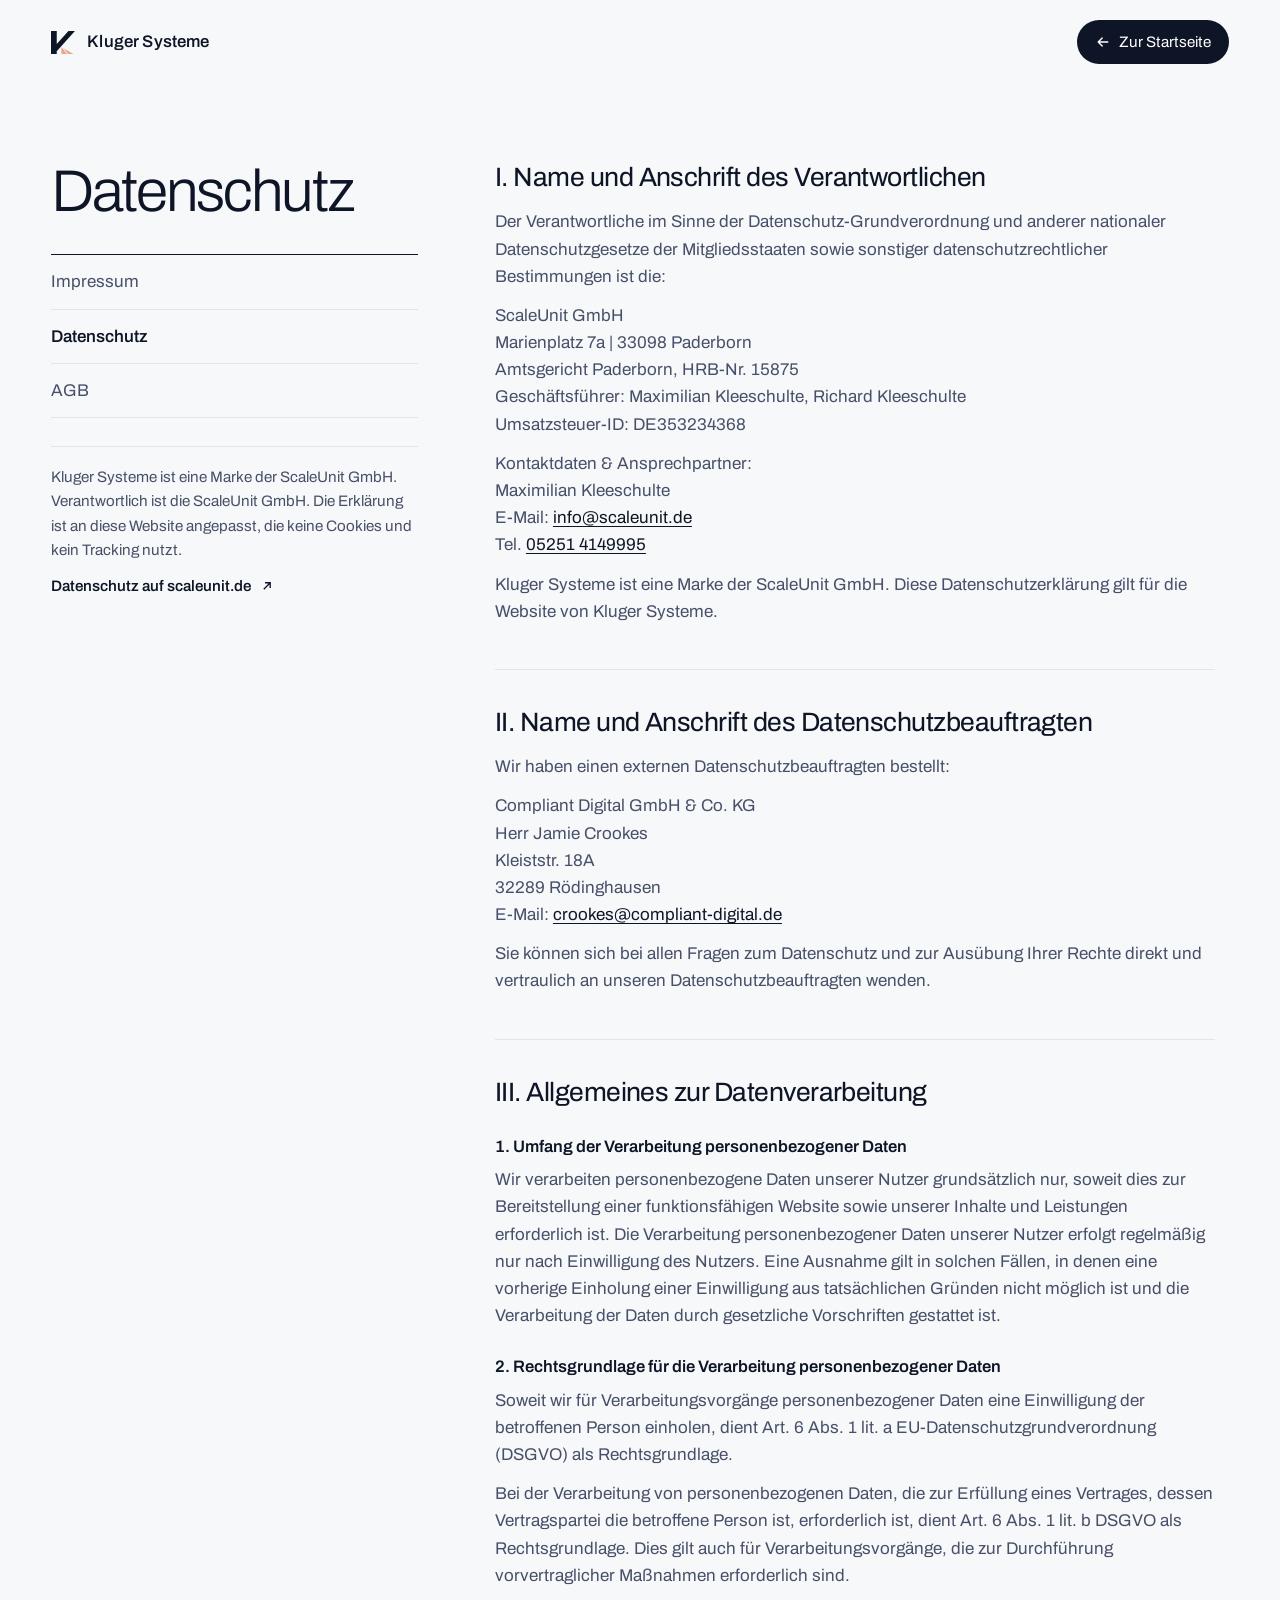
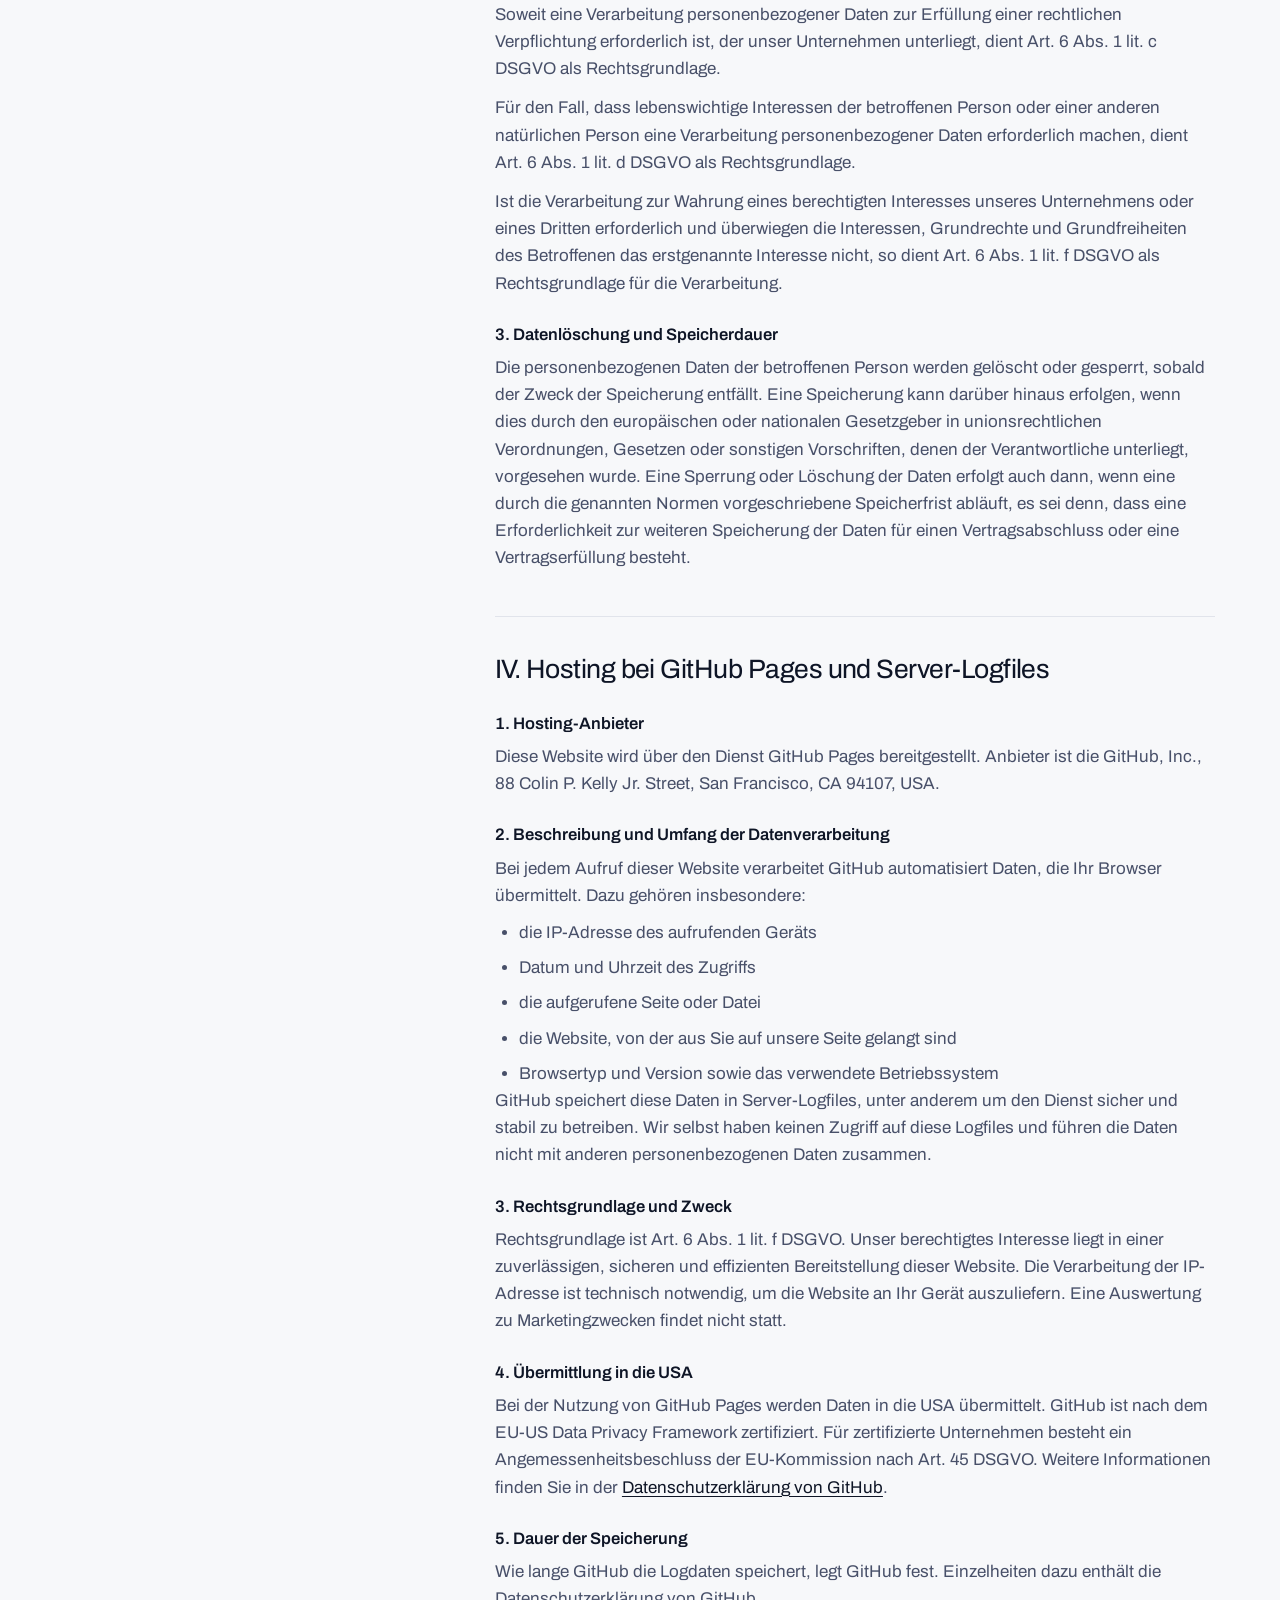
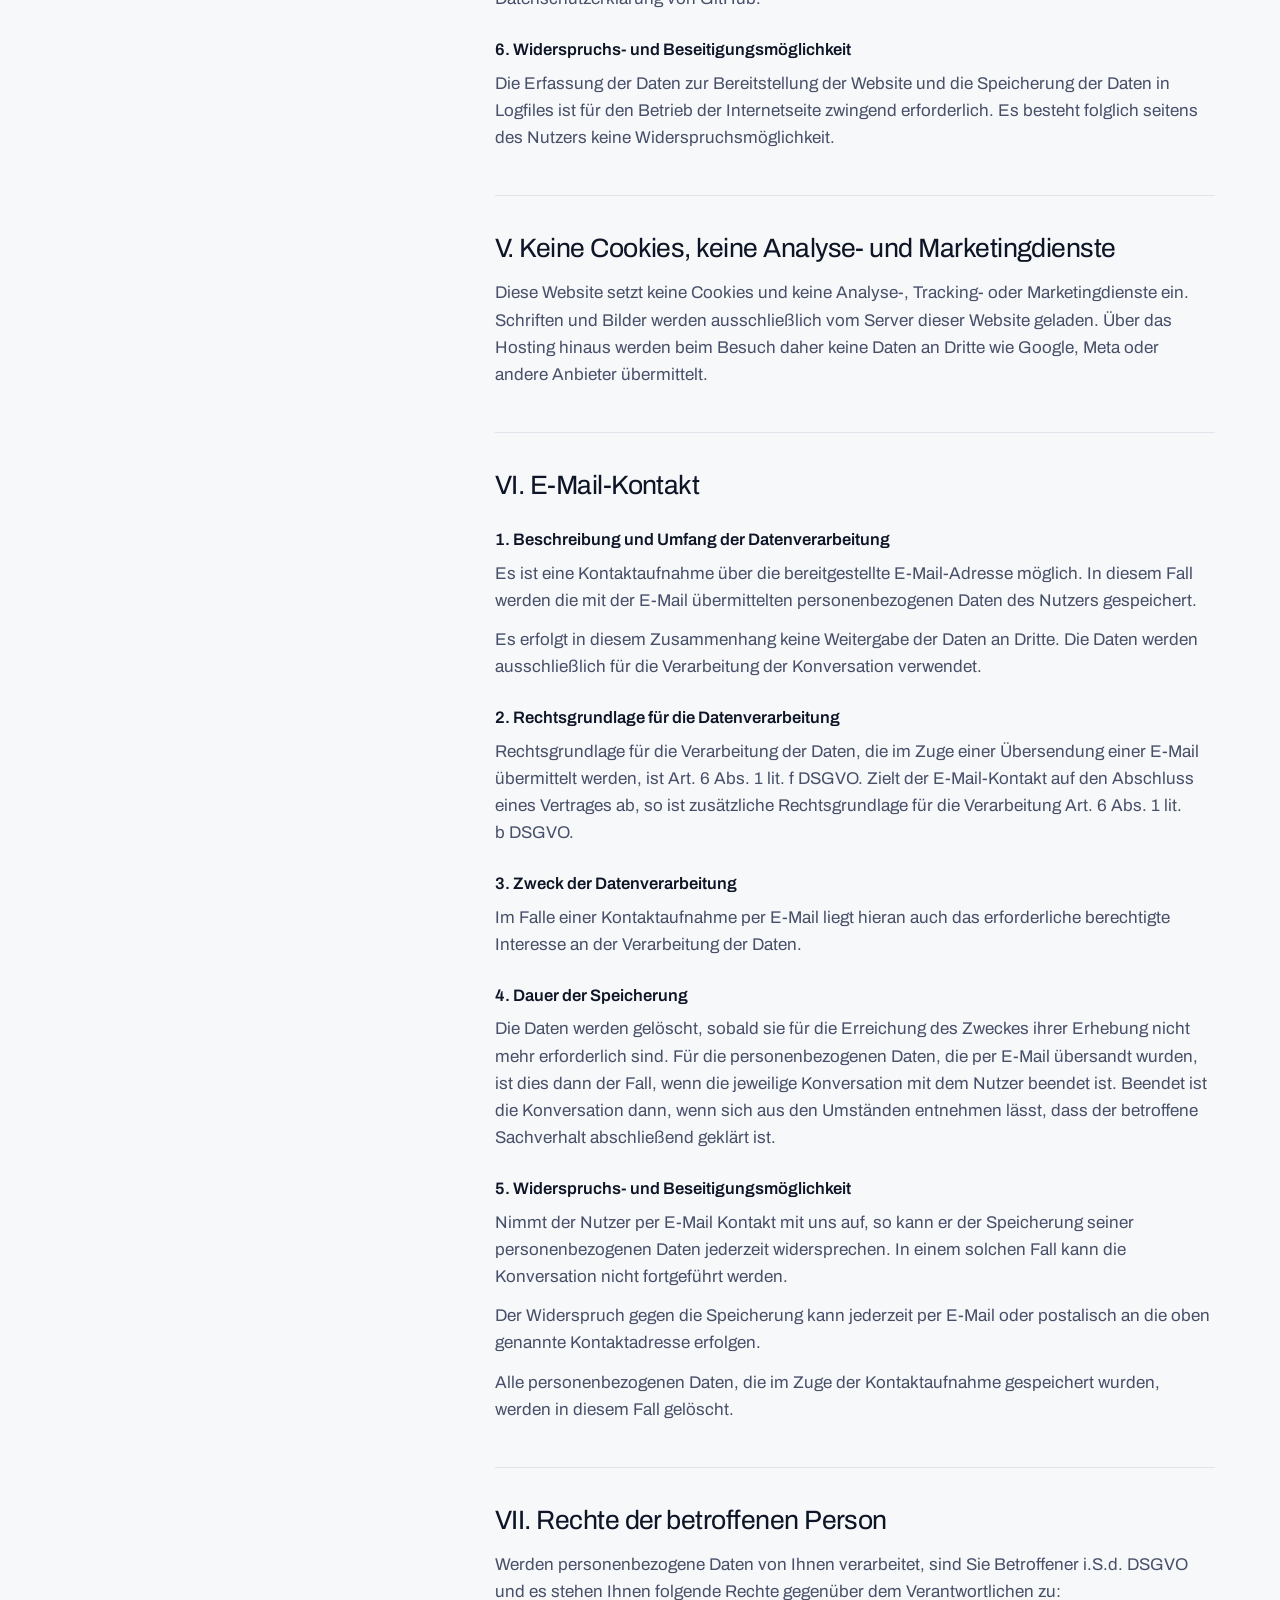
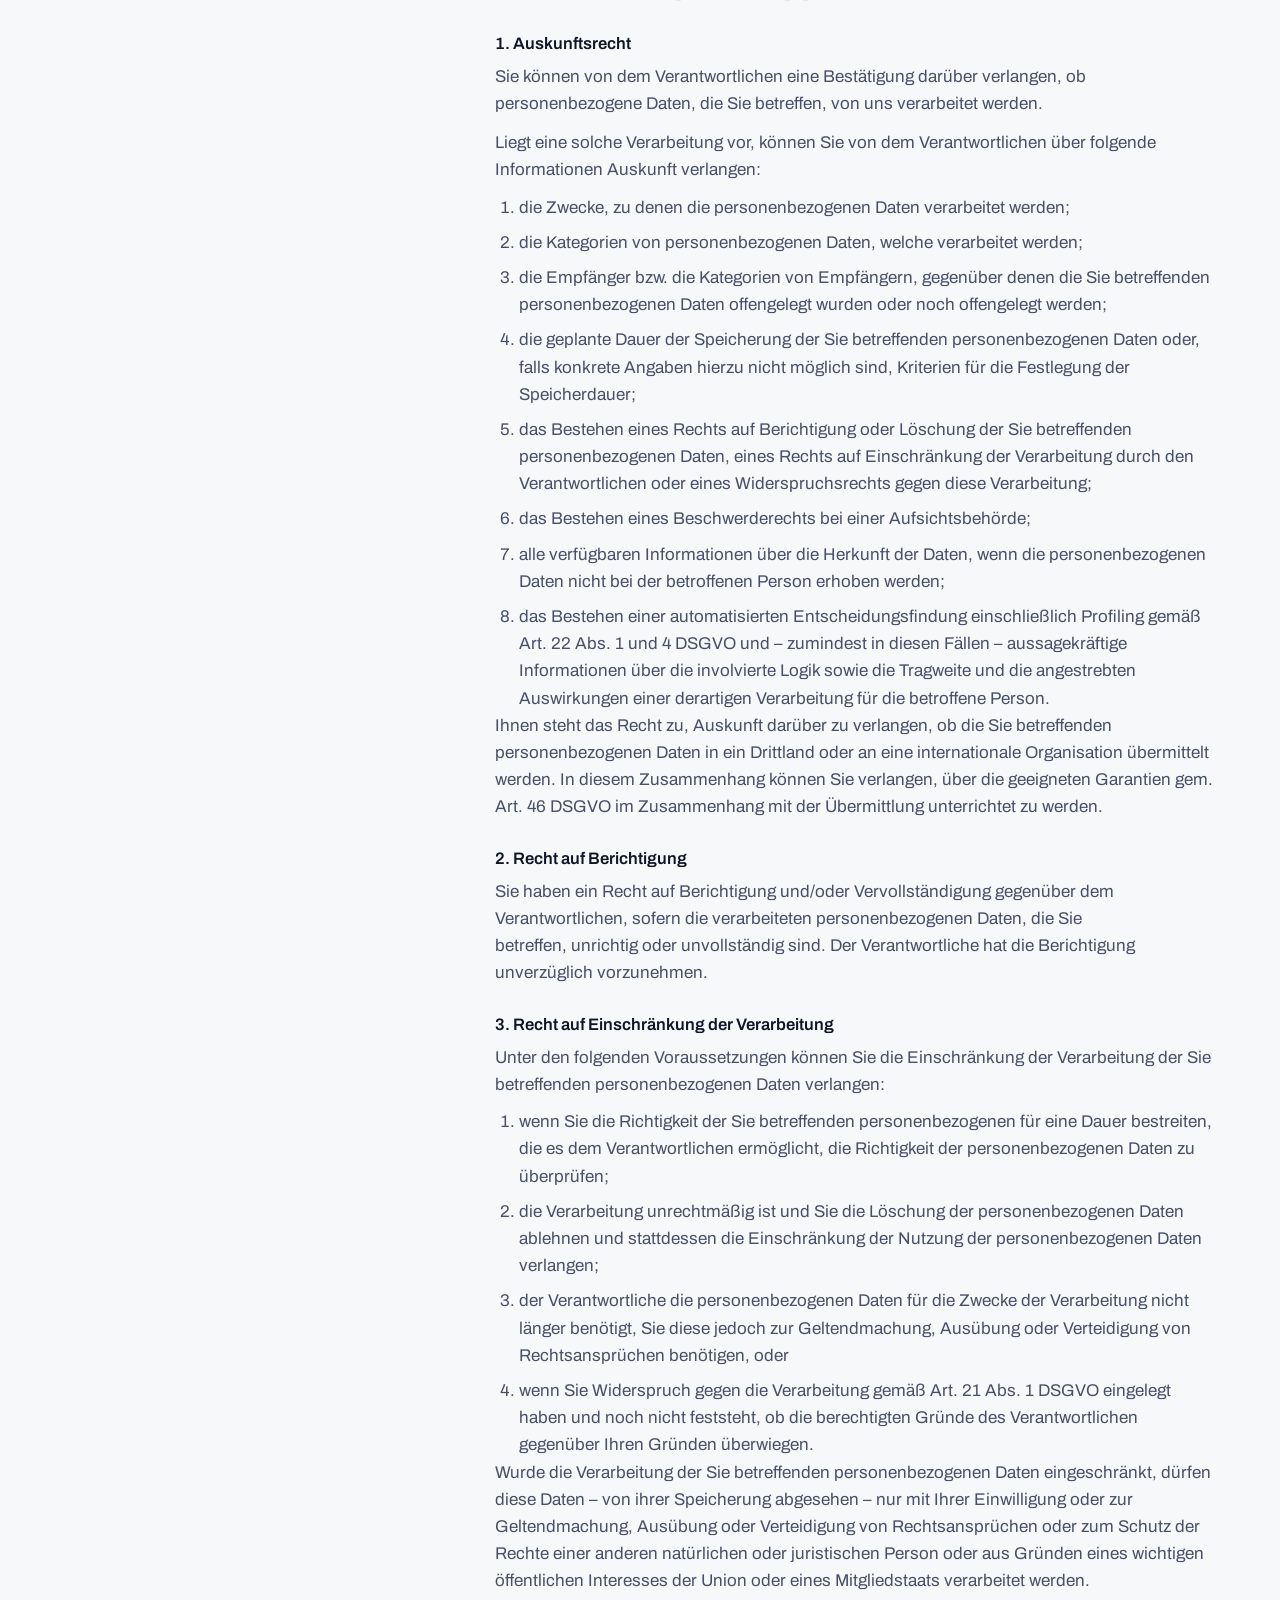
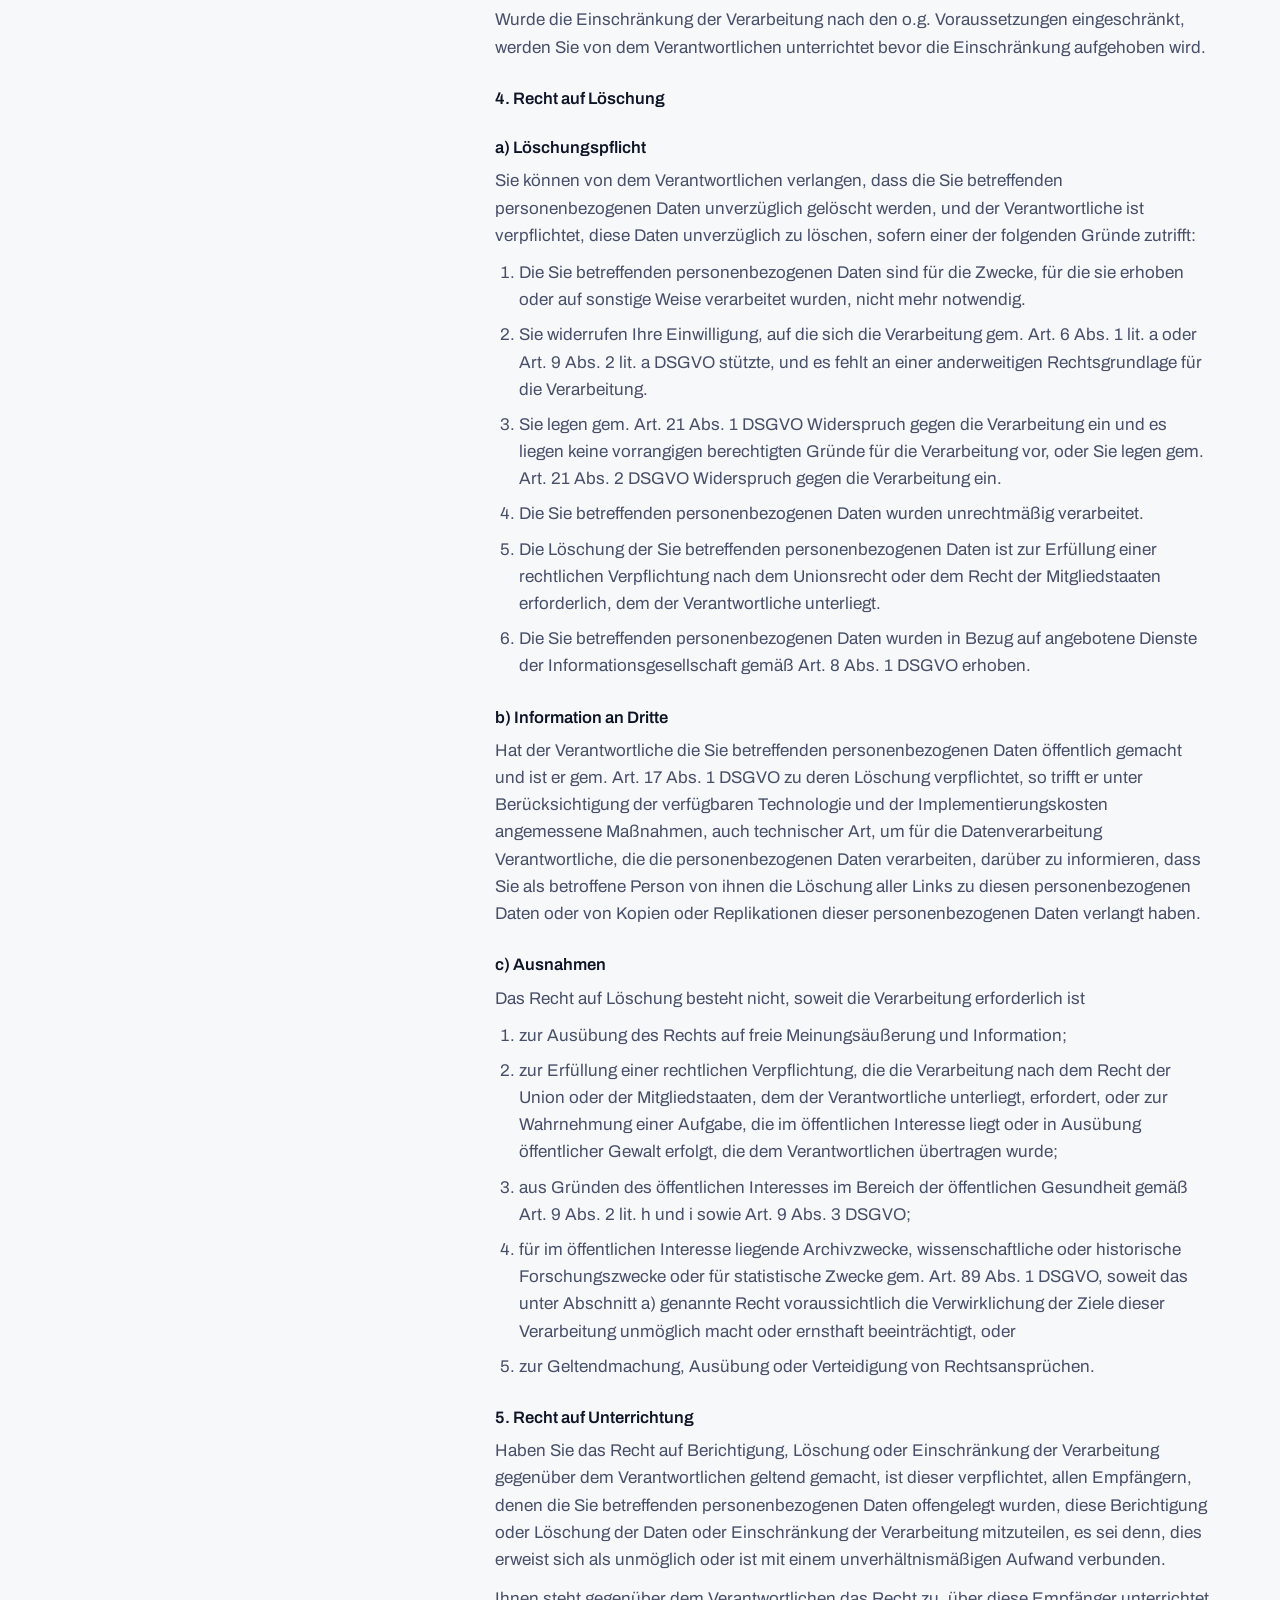
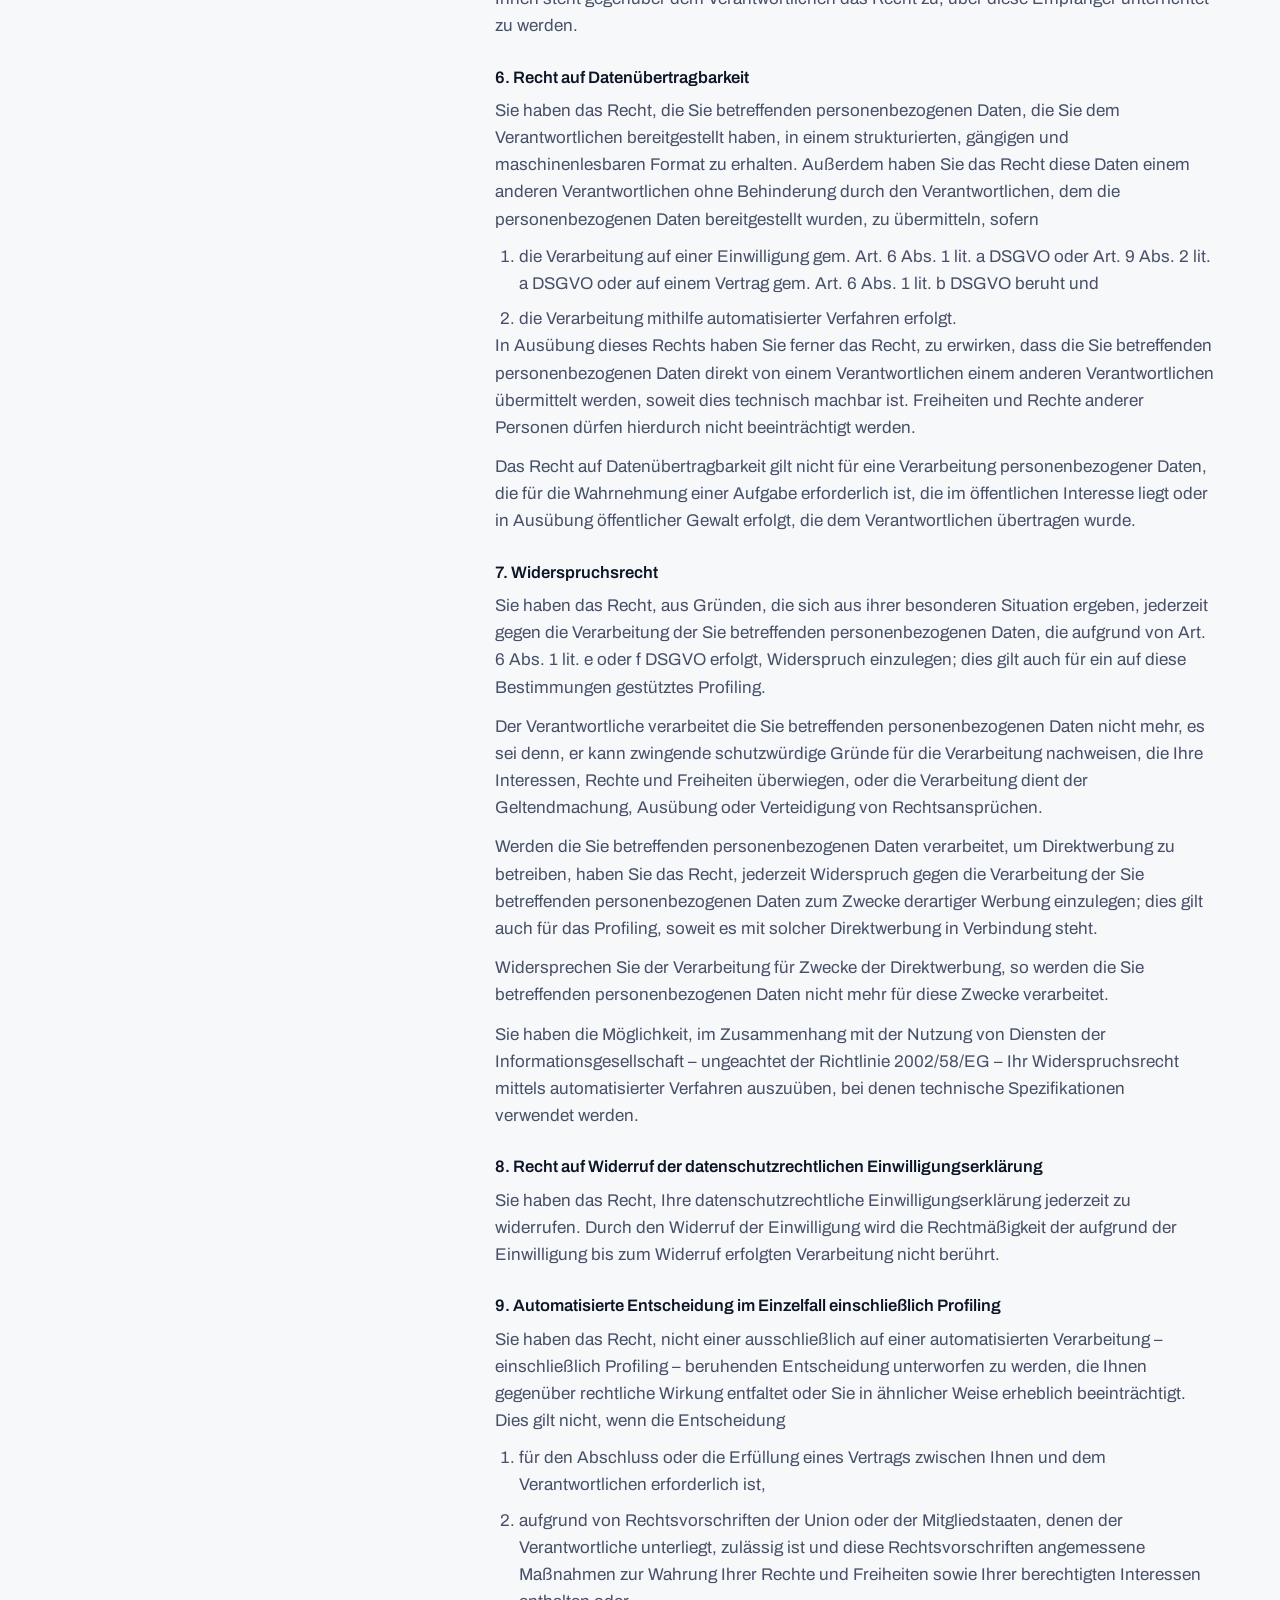
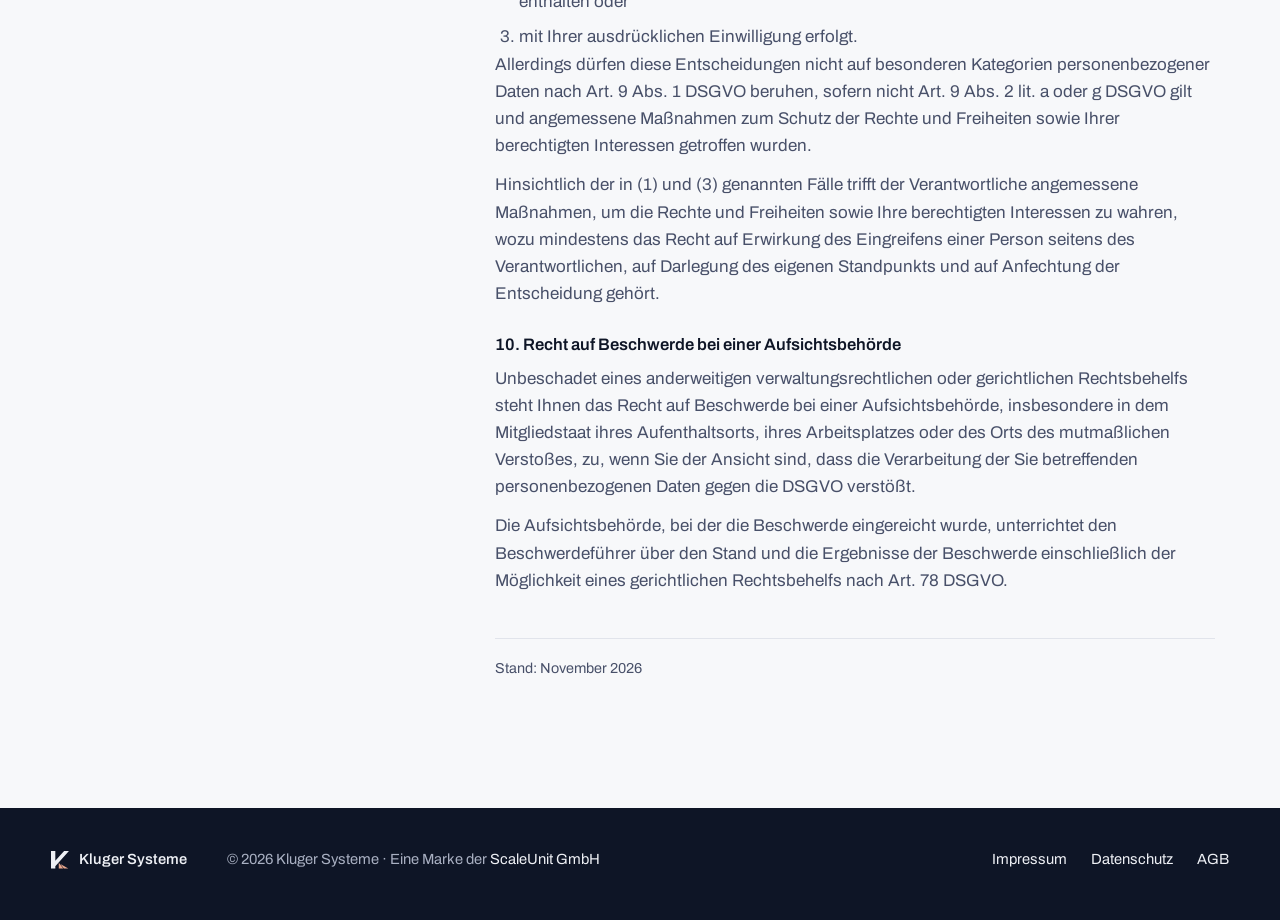
<file: datenschutz.html>
<!doctype html>
<html lang="de">
<head>
<meta charset="utf-8">
<meta name="viewport" content="width=device-width, initial-scale=1">
<title>Datenschutz · Kluger Systeme</title>
<meta name="description" content="Datenschutzerklärung von Kluger Systeme, einer Marke der ScaleUnit GmbH.">
<link rel="canonical" href="https://kluger-systeme.de/datenschutz.html">
<meta name="robots" content="noindex, follow">
<meta name="theme-color" content="#F7F8FA">
<link rel="icon" href="data:image/svg+xml,%3Csvg xmlns='http://www.w3.org/2000/svg' viewBox='0 0 334 324'%3E%3Cpath fill='%230E1526' d='M0 0H80V324H0ZM243 0H333L80 281V181Z'/%3E%3Cpath fill='%23E9A88E' d='M144 224L151.9 228.4L226.4 324H144ZM173.2 240.3L321 324H238.4Z'/%3E%3C/svg%3E">
<link rel="preload" href="assets/fonts/Archivo-Variable.woff2" as="font" type="font/woff2" crossorigin>
<link rel="stylesheet" href="styles.css">
</head>
<body class="legal-page">
<a class="skip" href="#inhalt">Zum Inhalt springen</a>
<header class="legal-top">
  <a class="wordmark" href="index.html" aria-label="Kluger Systeme, zur Startseite"><svg viewBox="0 0 334 324" aria-hidden="true"><path d="M0 0H80V324H0ZM243 0H333L80 281V181Z"/><path d="M144 224L151.9 228.4L226.4 324H144ZM173.2 240.3L321 324H238.4Z"/></svg><span>Kluger Systeme</span></a>
  <a class="legal-back" href="index.html"><svg viewBox="0 0 20 20" aria-hidden="true"><path d="M16 10H4M9 5l-5 5 5 5"/></svg>Zur Startseite</a>
</header>
<main id="inhalt">
  <div class="wrap legal">
    <aside class="legal__side">
      <h1 class="legal__title">Datenschutz</h1>
      <nav class="legal__tabs" aria-label="Rechtliches">
        <a href="impressum.html">Impressum</a>
        <a href="datenschutz.html" aria-current="page">Datenschutz</a>
        <a href="agb.html">AGB</a>
      </nav>
      <div class="legal__note">
        <p>Kluger Systeme ist eine Marke der ScaleUnit GmbH. Verantwortlich ist die ScaleUnit GmbH. Die Erklärung ist an diese Website angepasst, die keine Cookies und kein Tracking nutzt.</p>
        <a class="legal__src" href="https://scaleunit.de/datenschutz/" target="_blank" rel="noopener">
          <span>Datenschutz auf scaleunit.de</span>
          <svg viewBox="0 0 20 20" aria-hidden="true"><path d="M6 14 14 6M7.5 6H14v6.5"/></svg>
        </a>
      </div>
    </aside>
    <article class="legal__body">
      <section>
      <h2>I. Name und Anschrift des Verantwortlichen</h2>
      <p>Der Verantwortliche im Sinne der Datenschutz-Grundverordnung und anderer nationaler Datenschutzgesetze der Mitgliedsstaaten sowie sonstiger datenschutzrechtlicher Bestimmungen ist die:</p>
      <p>ScaleUnit GmbH<br>
      Marienplatz 7a | 33098 Paderborn<br>
      Amtsgericht Paderborn, HRB-Nr. 15875<br>
      Geschäftsführer: Maximilian Kleeschulte, Richard Kleeschulte<br>
      Umsatzsteuer-ID: DE353234368</p>
      <p>Kontaktdaten &amp; Ansprechpartner:<br>
      Maximilian Kleeschulte<br>
      E-Mail: <a href="mailto:info@scaleunit.de">info@scaleunit.de</a><br>
      Tel. <a href="tel:+4952514149995">05251 4149995</a></p>
      <p>Kluger Systeme ist eine Marke der ScaleUnit GmbH. Diese Datenschutzerklärung gilt für die Website von Kluger Systeme.</p>
      </section>
      <section>
      <h2>II. Name und Anschrift des Datenschutzbeauftragten</h2>
      <p>Wir haben einen externen Datenschutzbeauftragten bestellt:</p>
      <p>Compliant Digital GmbH &amp; Co. KG<br>
      Herr Jamie Crookes<br>
      Kleiststr. 18A<br>
      32289 Rödinghausen<br>
      E-Mail: <a href="mailto:crookes@compliant-digital.de">crookes@compliant-digital.de</a></p>
      <p>Sie können sich bei allen Fragen zum Datenschutz und zur Ausübung Ihrer Rechte direkt und vertraulich an unseren Datenschutzbeauftragten wenden.</p>
      </section>
      <section>
      <h2>III. Allgemeines zur Datenverarbeitung</h2>
      <h4>1. Umfang der Verarbeitung personenbezogener Daten</h4>
      <p>Wir verarbeiten personenbezogene Daten unserer Nutzer grundsätzlich nur, soweit dies zur Bereitstellung einer funktionsfähigen Website sowie unserer Inhalte und Leistungen erforderlich ist. Die Verarbeitung personenbezogener Daten unserer Nutzer erfolgt regelmäßig nur nach Einwilligung des Nutzers. Eine Ausnahme gilt in solchen Fällen, in denen eine vorherige Einholung einer Einwilligung aus tatsächlichen Gründen nicht möglich ist und die Verarbeitung der Daten durch gesetzliche Vorschriften gestattet ist.</p>
      <h4>2. Rechtsgrundlage für die Verarbeitung personenbezogener Daten</h4>
      <p>Soweit wir für Verarbeitungsvorgänge personenbezogener Daten eine Einwilligung der betroffenen Person einholen, dient Art. 6 Abs. 1 lit. a EU-Datenschutzgrundverordnung (DSGVO) als Rechtsgrundlage.</p>
      <p>Bei der Verarbeitung von personenbezogenen Daten, die zur Erfüllung eines Vertrages, dessen Vertragspartei die betroffene Person ist, erforderlich ist, dient Art. 6 Abs. 1 lit. b DSGVO als Rechtsgrundlage. Dies gilt auch für Verarbeitungsvorgänge, die zur Durchführung vorvertraglicher Maßnahmen erforderlich sind.</p>
      <p>Soweit eine Verarbeitung personenbezogener Daten zur Erfüllung einer rechtlichen Verpflichtung erforderlich ist, der unser Unternehmen unterliegt, dient Art. 6 Abs. 1 lit. c DSGVO als Rechtsgrundlage.</p>
      <p>Für den Fall, dass lebenswichtige Interessen der betroffenen Person oder einer anderen natürlichen Person eine Verarbeitung personenbezogener Daten erforderlich machen, dient Art. 6 Abs. 1 lit. d DSGVO als Rechtsgrundlage.</p>
      <p>Ist die Verarbeitung zur Wahrung eines berechtigten Interesses unseres Unternehmens oder eines Dritten erforderlich und überwiegen die Interessen, Grundrechte und Grundfreiheiten des Betroffenen das erstgenannte Interesse nicht, so dient Art. 6 Abs. 1 lit. f DSGVO als Rechtsgrundlage für die Verarbeitung.</p>
      <h4>3. Datenlöschung und Speicherdauer</h4>
      <p>Die personenbezogenen Daten der betroffenen Person werden gelöscht oder gesperrt, sobald der Zweck der Speicherung entfällt. Eine Speicherung kann darüber hinaus erfolgen, wenn dies durch den europäischen oder nationalen Gesetzgeber in unionsrechtlichen Verordnungen, Gesetzen oder sonstigen Vorschriften, denen der Verantwortliche unterliegt, vorgesehen wurde. Eine Sperrung oder Löschung der Daten erfolgt auch dann, wenn eine durch die genannten Normen vorgeschriebene Speicherfrist abläuft, es sei denn, dass eine Erforderlichkeit zur weiteren Speicherung der Daten für einen Vertragsabschluss oder eine Vertragserfüllung besteht.</p>
      </section>
      <section>
      <h2>IV. Hosting bei GitHub Pages und Server-Logfiles</h2>
      <h4>1. Hosting-Anbieter</h4>
      <p>Diese Website wird über den Dienst GitHub Pages bereitgestellt. Anbieter ist die GitHub, Inc., 88 Colin P. Kelly Jr. Street, San Francisco, CA 94107, USA.</p>
      <h4>2. Beschreibung und Umfang der Datenverarbeitung</h4>
      <p>Bei jedem Aufruf dieser Website verarbeitet GitHub automatisiert Daten, die Ihr Browser übermittelt. Dazu gehören insbesondere:</p>
      <ul>
      <li>die IP-Adresse des aufrufenden Geräts</li>
      <li>Datum und Uhrzeit des Zugriffs</li>
      <li>die aufgerufene Seite oder Datei</li>
      <li>die Website, von der aus Sie auf unsere Seite gelangt sind</li>
      <li>Browsertyp und Version sowie das verwendete Betriebssystem</li>
      </ul>
      <p>GitHub speichert diese Daten in Server-Logfiles, unter anderem um den Dienst sicher und stabil zu betreiben. Wir selbst haben keinen Zugriff auf diese Logfiles und führen die Daten nicht mit anderen personenbezogenen Daten zusammen.</p>
      <h4>3. Rechtsgrundlage und Zweck</h4>
      <p>Rechtsgrundlage ist Art. 6 Abs. 1 lit. f DSGVO. Unser berechtigtes Interesse liegt in einer zuverlässigen, sicheren und effizienten Bereitstellung dieser Website. Die Verarbeitung der IP-Adresse ist technisch notwendig, um die Website an Ihr Gerät auszuliefern. Eine Auswertung zu Marketingzwecken findet nicht statt.</p>
      <h4>4. Übermittlung in die USA</h4>
      <p>Bei der Nutzung von GitHub Pages werden Daten in die USA übermittelt. GitHub ist nach dem EU-US Data Privacy Framework zertifiziert. Für zertifizierte Unternehmen besteht ein Angemessenheitsbeschluss der EU-Kommission nach Art. 45 DSGVO. Weitere Informationen finden Sie in der <a href="https://docs.github.com/de/site-policy/privacy-policies/github-general-privacy-statement" target="_blank" rel="noopener">Datenschutzerklärung von GitHub</a>.</p>
      <h4>5. Dauer der Speicherung</h4>
      <p>Wie lange GitHub die Logdaten speichert, legt GitHub fest. Einzelheiten dazu enthält die Datenschutzerklärung von GitHub.</p>
      <h4>6. Widerspruchs- und Beseitigungsmöglichkeit</h4>
      <p>Die Erfassung der Daten zur Bereitstellung der Website und die Speicherung der Daten in Logfiles ist für den Betrieb der Internetseite zwingend erforderlich. Es besteht folglich seitens des Nutzers keine Widerspruchsmöglichkeit.</p>
      </section>
      <section>
      <h2>V. Keine Cookies, keine Analyse- und Marketingdienste</h2>
      <p>Diese Website setzt keine Cookies und keine Analyse-, Tracking- oder Marketingdienste ein. Schriften und Bilder werden ausschließlich vom Server dieser Website geladen. Über das Hosting hinaus werden beim Besuch daher keine Daten an Dritte wie Google, Meta oder andere Anbieter übermittelt.</p>
      </section>
      <section>
      <h2>VI. E-Mail-Kontakt</h2>
      <h4>1. Beschreibung und Umfang der Datenverarbeitung</h4>
      <p>Es ist eine Kontaktaufnahme über die bereitgestellte E-Mail-Adresse möglich. In diesem Fall werden die mit der E-Mail übermittelten personenbezogenen Daten des Nutzers gespeichert.</p>
      <p>Es erfolgt in diesem Zusammenhang keine Weitergabe der Daten an Dritte. Die Daten werden ausschließlich für die Verarbeitung der Konversation verwendet.</p>
      <h4>2. Rechtsgrundlage für die Datenverarbeitung</h4>
      <p>Rechtsgrundlage für die Verarbeitung der Daten, die im Zuge einer Übersendung einer E-Mail übermittelt werden, ist Art. 6 Abs. 1 lit. f DSGVO. Zielt der E-Mail-Kontakt auf den Abschluss eines Vertrages ab, so ist zusätzliche Rechtsgrundlage für die Verarbeitung Art. 6 Abs. 1 lit. b DSGVO.</p>
      <h4>3. Zweck der Datenverarbeitung</h4>
      <p>Im Falle einer Kontaktaufnahme per E-Mail liegt hieran auch das erforderliche berechtigte Interesse an der Verarbeitung der Daten.</p>
      <h4>4. Dauer der Speicherung</h4>
      <p>Die Daten werden gelöscht, sobald sie für die Erreichung des Zweckes ihrer Erhebung nicht mehr erforderlich sind. Für die personenbezogenen Daten, die per E-Mail übersandt wurden, ist dies dann der Fall, wenn die jeweilige Konversation mit dem Nutzer beendet ist. Beendet ist die Konversation dann, wenn sich aus den Umständen entnehmen lässt, dass der betroffene Sachverhalt abschließend geklärt ist.</p>
      <h4>5. Widerspruchs- und Beseitigungsmöglichkeit</h4>
      <p>Nimmt der Nutzer per E-Mail Kontakt mit uns auf, so kann er der Speicherung seiner personenbezogenen Daten jederzeit widersprechen. In einem solchen Fall kann die Konversation nicht fortgeführt werden.</p>
      <p>Der Widerspruch gegen die Speicherung kann jederzeit per E-Mail oder postalisch an die oben genannte Kontaktadresse erfolgen.</p>
      <p>Alle personenbezogenen Daten, die im Zuge der Kontaktaufnahme gespeichert wurden, werden in diesem Fall gelöscht.</p>
      </section>
      <section>
      <h2>VII. Rechte der betroffenen Person</h2>
      <p>Werden personenbezogene Daten von Ihnen verarbeitet, sind Sie Betroffener i.S.d. DSGVO und es stehen Ihnen folgende Rechte gegenüber dem Verantwortlichen zu:</p>
      <h4>1. Auskunftsrecht</h4>
      <p>Sie können von dem Verantwortlichen eine Bestätigung darüber verlangen, ob personenbezogene Daten, die Sie betreffen, von uns verarbeitet werden.</p>
      <p>Liegt eine solche Verarbeitung vor, können Sie von dem Verantwortlichen über folgende Informationen Auskunft verlangen:</p>
      <ol>
      <li>die Zwecke, zu denen die personenbezogenen Daten verarbeitet werden;</li>
      <li>die Kategorien von personenbezogenen Daten, welche verarbeitet werden;</li>
      <li>die Empfänger bzw. die Kategorien von Empfängern, gegenüber denen die Sie betreffenden personenbezogenen Daten offengelegt wurden oder noch offengelegt werden;</li>
      <li>die geplante Dauer der Speicherung der Sie betreffenden personenbezogenen Daten oder, falls konkrete Angaben hierzu nicht möglich sind, Kriterien für die Festlegung der Speicherdauer;</li>
      <li>das Bestehen eines Rechts auf Berichtigung oder Löschung der Sie betreffenden personenbezogenen Daten, eines Rechts auf Einschränkung der Verarbeitung durch den Verantwortlichen oder eines Widerspruchsrechts gegen diese Verarbeitung;</li>
      <li>das Bestehen eines Beschwerderechts bei einer Aufsichtsbehörde;</li>
      <li>alle verfügbaren Informationen über die Herkunft der Daten, wenn die personenbezogenen Daten nicht bei der betroffenen Person erhoben werden;</li>
      <li>das Bestehen einer automatisierten Entscheidungsfindung einschließlich Profiling gemäß Art. 22 Abs. 1 und 4 DSGVO und – zumindest in diesen Fällen – aussagekräftige Informationen über die involvierte Logik sowie die Tragweite und die angestrebten Auswirkungen einer derartigen Verarbeitung für die betroffene Person.</li>
      </ol>
      <p>Ihnen steht das Recht zu, Auskunft darüber zu verlangen, ob die Sie betreffenden personenbezogenen Daten in ein Drittland oder an eine internationale Organisation übermittelt werden. In diesem Zusammenhang können Sie verlangen, über die geeigneten Garantien gem. Art. 46 DSGVO im Zusammenhang mit der Übermittlung unterrichtet zu werden.</p>
      <h4>2. Recht auf Berichtigung</h4>
      <p>Sie haben ein Recht auf Berichtigung und/oder Vervollständigung gegenüber dem Verantwortlichen, sofern die verarbeiteten personenbezogenen Daten, die Sie betreffen, unrichtig oder unvollständig sind. Der Verantwortliche hat die Berichtigung unverzüglich vorzunehmen.</p>
      <h4>3. Recht auf Einschränkung der Verarbeitung</h4>
      <p>Unter den folgenden Voraussetzungen können Sie die Einschränkung der Verarbeitung der Sie betreffenden personenbezogenen Daten verlangen:</p>
      <ol>
      <li>wenn Sie die Richtigkeit der Sie betreffenden personenbezogenen für eine Dauer bestreiten, die es dem Verantwortlichen ermöglicht, die Richtigkeit der personenbezogenen Daten zu überprüfen;</li>
      <li>die Verarbeitung unrechtmäßig ist und Sie die Löschung der personenbezogenen Daten ablehnen und stattdessen die Einschränkung der Nutzung der personenbezogenen Daten verlangen;</li>
      <li>der Verantwortliche die personenbezogenen Daten für die Zwecke der Verarbeitung nicht länger benötigt, Sie diese jedoch zur Geltendmachung, Ausübung oder Verteidigung von Rechtsansprüchen benötigen, oder</li>
      <li>wenn Sie Widerspruch gegen die Verarbeitung gemäß Art. 21 Abs. 1 DSGVO eingelegt haben und noch nicht feststeht, ob die berechtigten Gründe des Verantwortlichen gegenüber Ihren Gründen überwiegen.</li>
      </ol>
      <p>Wurde die Verarbeitung der Sie betreffenden personenbezogenen Daten eingeschränkt, dürfen diese Daten – von ihrer Speicherung abgesehen – nur mit Ihrer Einwilligung oder zur Geltendmachung, Ausübung oder Verteidigung von Rechtsansprüchen oder zum Schutz der Rechte einer anderen natürlichen oder juristischen Person oder aus Gründen eines wichtigen öffentlichen Interesses der Union oder eines Mitgliedstaats verarbeitet werden.</p>
      <p>Wurde die Einschränkung der Verarbeitung nach den o.g. Voraussetzungen eingeschränkt, werden Sie von dem Verantwortlichen unterrichtet bevor die Einschränkung aufgehoben wird.</p>
      <h4>4. Recht auf Löschung</h4>
      <h5>a) Löschungspflicht</h5>
      <p>Sie können von dem Verantwortlichen verlangen, dass die Sie betreffenden personenbezogenen Daten unverzüglich gelöscht werden, und der Verantwortliche ist verpflichtet, diese Daten unverzüglich zu löschen, sofern einer der folgenden Gründe zutrifft:</p>
      <ol>
      <li>Die Sie betreffenden personenbezogenen Daten sind für die Zwecke, für die sie erhoben oder auf sonstige Weise verarbeitet wurden, nicht mehr notwendig.</li>
      <li>Sie widerrufen Ihre Einwilligung, auf die sich die Verarbeitung gem. Art. 6 Abs. 1 lit. a oder Art. 9 Abs. 2 lit. a DSGVO stützte, und es fehlt an einer anderweitigen Rechtsgrundlage für die Verarbeitung.</li>
      <li>Sie legen gem. Art. 21 Abs. 1 DSGVO Widerspruch gegen die Verarbeitung ein und es liegen keine vorrangigen berechtigten Gründe für die Verarbeitung vor, oder Sie legen gem. Art. 21 Abs. 2 DSGVO Widerspruch gegen die Verarbeitung ein.</li>
      <li>Die Sie betreffenden personenbezogenen Daten wurden unrechtmäßig verarbeitet.</li>
      <li>Die Löschung der Sie betreffenden personenbezogenen Daten ist zur Erfüllung einer rechtlichen Verpflichtung nach dem Unionsrecht oder dem Recht der Mitgliedstaaten erforderlich, dem der Verantwortliche unterliegt.</li>
      <li>Die Sie betreffenden personenbezogenen Daten wurden in Bezug auf angebotene Dienste der Informationsgesellschaft gemäß Art. 8 Abs. 1 DSGVO erhoben.</li>
      </ol>
      <h5>b) Information an Dritte</h5>
      <p>Hat der Verantwortliche die Sie betreffenden personenbezogenen Daten öffentlich gemacht und ist er gem. Art. 17 Abs. 1 DSGVO zu deren Löschung verpflichtet, so trifft er unter Berücksichtigung der verfügbaren Technologie und der Implementierungskosten angemessene Maßnahmen, auch technischer Art, um für die Datenverarbeitung Verantwortliche, die die personenbezogenen Daten verarbeiten, darüber zu informieren, dass Sie als betroffene Person von ihnen die Löschung aller Links zu diesen personenbezogenen Daten oder von Kopien oder Replikationen dieser personenbezogenen Daten verlangt haben.</p>
      <h5>c) Ausnahmen</h5>
      <p>Das Recht auf Löschung besteht nicht, soweit die Verarbeitung erforderlich ist</p>
      <ol>
      <li>zur Ausübung des Rechts auf freie Meinungsäußerung und Information;</li>
      <li>zur Erfüllung einer rechtlichen Verpflichtung, die die Verarbeitung nach dem Recht der Union oder der Mitgliedstaaten, dem der Verantwortliche unterliegt, erfordert, oder zur Wahrnehmung einer Aufgabe, die im öffentlichen Interesse liegt oder in Ausübung öffentlicher Gewalt erfolgt, die dem Verantwortlichen übertragen wurde;</li>
      <li>aus Gründen des öffentlichen Interesses im Bereich der öffentlichen Gesundheit gemäß Art. 9 Abs. 2 lit. h und i sowie Art. 9 Abs. 3 DSGVO;</li>
      <li>für im öffentlichen Interesse liegende Archivzwecke, wissenschaftliche oder historische Forschungszwecke oder für statistische Zwecke gem. Art. 89 Abs. 1 DSGVO, soweit das unter Abschnitt a) genannte Recht voraussichtlich die Verwirklichung der Ziele dieser Verarbeitung unmöglich macht oder ernsthaft beeinträchtigt, oder</li>
      <li>zur Geltendmachung, Ausübung oder Verteidigung von Rechtsansprüchen.</li>
      </ol>
      <h4>5. Recht auf Unterrichtung</h4>
      <p>Haben Sie das Recht auf Berichtigung, Löschung oder Einschränkung der Verarbeitung gegenüber dem Verantwortlichen geltend gemacht, ist dieser verpflichtet, allen Empfängern, denen die Sie betreffenden personenbezogenen Daten offengelegt wurden, diese Berichtigung oder Löschung der Daten oder Einschränkung der Verarbeitung mitzuteilen, es sei denn, dies erweist sich als unmöglich oder ist mit einem unverhältnismäßigen Aufwand verbunden.</p>
      <p>Ihnen steht gegenüber dem Verantwortlichen das Recht zu, über diese Empfänger unterrichtet zu werden.</p>
      <h4>6. Recht auf Datenübertragbarkeit</h4>
      <p>Sie haben das Recht, die Sie betreffenden personenbezogenen Daten, die Sie dem Verantwortlichen bereitgestellt haben, in einem strukturierten, gängigen und maschinenlesbaren Format zu erhalten. Außerdem haben Sie das Recht diese Daten einem anderen Verantwortlichen ohne Behinderung durch den Verantwortlichen, dem die personenbezogenen Daten bereitgestellt wurden, zu übermitteln, sofern</p>
      <ol>
      <li>die Verarbeitung auf einer Einwilligung gem. Art. 6 Abs. 1 lit. a DSGVO oder Art. 9 Abs. 2 lit. a DSGVO oder auf einem Vertrag gem. Art. 6 Abs. 1 lit. b DSGVO beruht und</li>
      <li>die Verarbeitung mithilfe automatisierter Verfahren erfolgt.</li>
      </ol>
      <p>In Ausübung dieses Rechts haben Sie ferner das Recht, zu erwirken, dass die Sie betreffenden personenbezogenen Daten direkt von einem Verantwortlichen einem anderen Verantwortlichen übermittelt werden, soweit dies technisch machbar ist. Freiheiten und Rechte anderer Personen dürfen hierdurch nicht beeinträchtigt werden.</p>
      <p>Das Recht auf Datenübertragbarkeit gilt nicht für eine Verarbeitung personenbezogener Daten, die für die Wahrnehmung einer Aufgabe erforderlich ist, die im öffentlichen Interesse liegt oder in Ausübung öffentlicher Gewalt erfolgt, die dem Verantwortlichen übertragen wurde.</p>
      <h4>7. Widerspruchsrecht</h4>
      <p>Sie haben das Recht, aus Gründen, die sich aus ihrer besonderen Situation ergeben, jederzeit gegen die Verarbeitung der Sie betreffenden personenbezogenen Daten, die aufgrund von Art. 6 Abs. 1 lit. e oder f DSGVO erfolgt, Widerspruch einzulegen; dies gilt auch für ein auf diese Bestimmungen gestütztes Profiling.</p>
      <p>Der Verantwortliche verarbeitet die Sie betreffenden personenbezogenen Daten nicht mehr, es sei denn, er kann zwingende schutzwürdige Gründe für die Verarbeitung nachweisen, die Ihre Interessen, Rechte und Freiheiten überwiegen, oder die Verarbeitung dient der Geltendmachung, Ausübung oder Verteidigung von Rechtsansprüchen.</p>
      <p>Werden die Sie betreffenden personenbezogenen Daten verarbeitet, um Direktwerbung zu betreiben, haben Sie das Recht, jederzeit Widerspruch gegen die Verarbeitung der Sie betreffenden personenbezogenen Daten zum Zwecke derartiger Werbung einzulegen; dies gilt auch für das Profiling, soweit es mit solcher Direktwerbung in Verbindung steht.</p>
      <p>Widersprechen Sie der Verarbeitung für Zwecke der Direktwerbung, so werden die Sie betreffenden personenbezogenen Daten nicht mehr für diese Zwecke verarbeitet.</p>
      <p>Sie haben die Möglichkeit, im Zusammenhang mit der Nutzung von Diensten der Informationsgesellschaft – ungeachtet der Richtlinie 2002/58/EG – Ihr Widerspruchsrecht mittels automatisierter Verfahren auszuüben, bei denen technische Spezifikationen verwendet werden.</p>
      <h4>8. Recht auf Widerruf der datenschutzrechtlichen Einwilligungserklärung</h4>
      <p>Sie haben das Recht, Ihre datenschutzrechtliche Einwilligungserklärung jederzeit zu widerrufen. Durch den Widerruf der Einwilligung wird die Rechtmäßigkeit der aufgrund der Einwilligung bis zum Widerruf erfolgten Verarbeitung nicht berührt.</p>
      <h4>9. Automatisierte Entscheidung im Einzelfall einschließlich Profiling</h4>
      <p>Sie haben das Recht, nicht einer ausschließlich auf einer automatisierten Verarbeitung – einschließlich Profiling – beruhenden Entscheidung unterworfen zu werden, die Ihnen gegenüber rechtliche Wirkung entfaltet oder Sie in ähnlicher Weise erheblich beeinträchtigt. Dies gilt nicht, wenn die Entscheidung</p>
      <ol>
      <li>für den Abschluss oder die Erfüllung eines Vertrags zwischen Ihnen und dem Verantwortlichen erforderlich ist,</li>
      <li>aufgrund von Rechtsvorschriften der Union oder der Mitgliedstaaten, denen der Verantwortliche unterliegt, zulässig ist und diese Rechtsvorschriften angemessene Maßnahmen zur Wahrung Ihrer Rechte und Freiheiten sowie Ihrer berechtigten Interessen enthalten oder</li>
      <li>mit Ihrer ausdrücklichen Einwilligung erfolgt.</li>
      </ol>
      <p>Allerdings dürfen diese Entscheidungen nicht auf besonderen Kategorien personenbezogener Daten nach Art. 9 Abs. 1 DSGVO beruhen, sofern nicht Art. 9 Abs. 2 lit. a oder g DSGVO gilt und angemessene Maßnahmen zum Schutz der Rechte und Freiheiten sowie Ihrer berechtigten Interessen getroffen wurden.</p>
      <p>Hinsichtlich der in (1) und (3) genannten Fälle trifft der Verantwortliche angemessene Maßnahmen, um die Rechte und Freiheiten sowie Ihre berechtigten Interessen zu wahren, wozu mindestens das Recht auf Erwirkung des Eingreifens einer Person seitens des Verantwortlichen, auf Darlegung des eigenen Standpunkts und auf Anfechtung der Entscheidung gehört.</p>
      <h4>10. Recht auf Beschwerde bei einer Aufsichtsbehörde</h4>
      <p>Unbeschadet eines anderweitigen verwaltungsrechtlichen oder gerichtlichen Rechtsbehelfs steht Ihnen das Recht auf Beschwerde bei einer Aufsichtsbehörde, insbesondere in dem Mitgliedstaat ihres Aufenthaltsorts, ihres Arbeitsplatzes oder des Orts des mutmaßlichen Verstoßes, zu, wenn Sie der Ansicht sind, dass die Verarbeitung der Sie betreffenden personenbezogenen Daten gegen die DSGVO verstößt.</p>
      <p>Die Aufsichtsbehörde, bei der die Beschwerde eingereicht wurde, unterrichtet den Beschwerdeführer über den Stand und die Ergebnisse der Beschwerde einschließlich der Möglichkeit eines gerichtlichen Rechtsbehelfs nach Art. 78 DSGVO.</p>
      </section>
      <p class="legal__stand">Stand: November 2026</p>
    </article>
  </div>
</main>
<footer class="foot">
  <div class="wrap foot__inner">
    <span class="foot__brand"><svg viewBox="0 0 334 324" aria-hidden="true"><path class="k-ink" d="M0 0H80V324H0ZM243 0H333L80 281V181Z"/><path class="k-sky" d="M144 224L151.9 228.4L226.4 324H144ZM173.2 240.3L321 324H238.4Z"/></svg>Kluger Systeme</span>
    <p class="foot__legal">© 2026 Kluger Systeme · Eine Marke der <a href="https://scaleunit.de/" rel="noopener">ScaleUnit GmbH</a></p>
    <nav class="foot__nav" aria-label="Rechtliches"><a href="impressum.html">Impressum</a><a href="datenschutz.html">Datenschutz</a><a href="agb.html">AGB</a></nav>
  </div>
</footer>
</body>
</html>
</file>
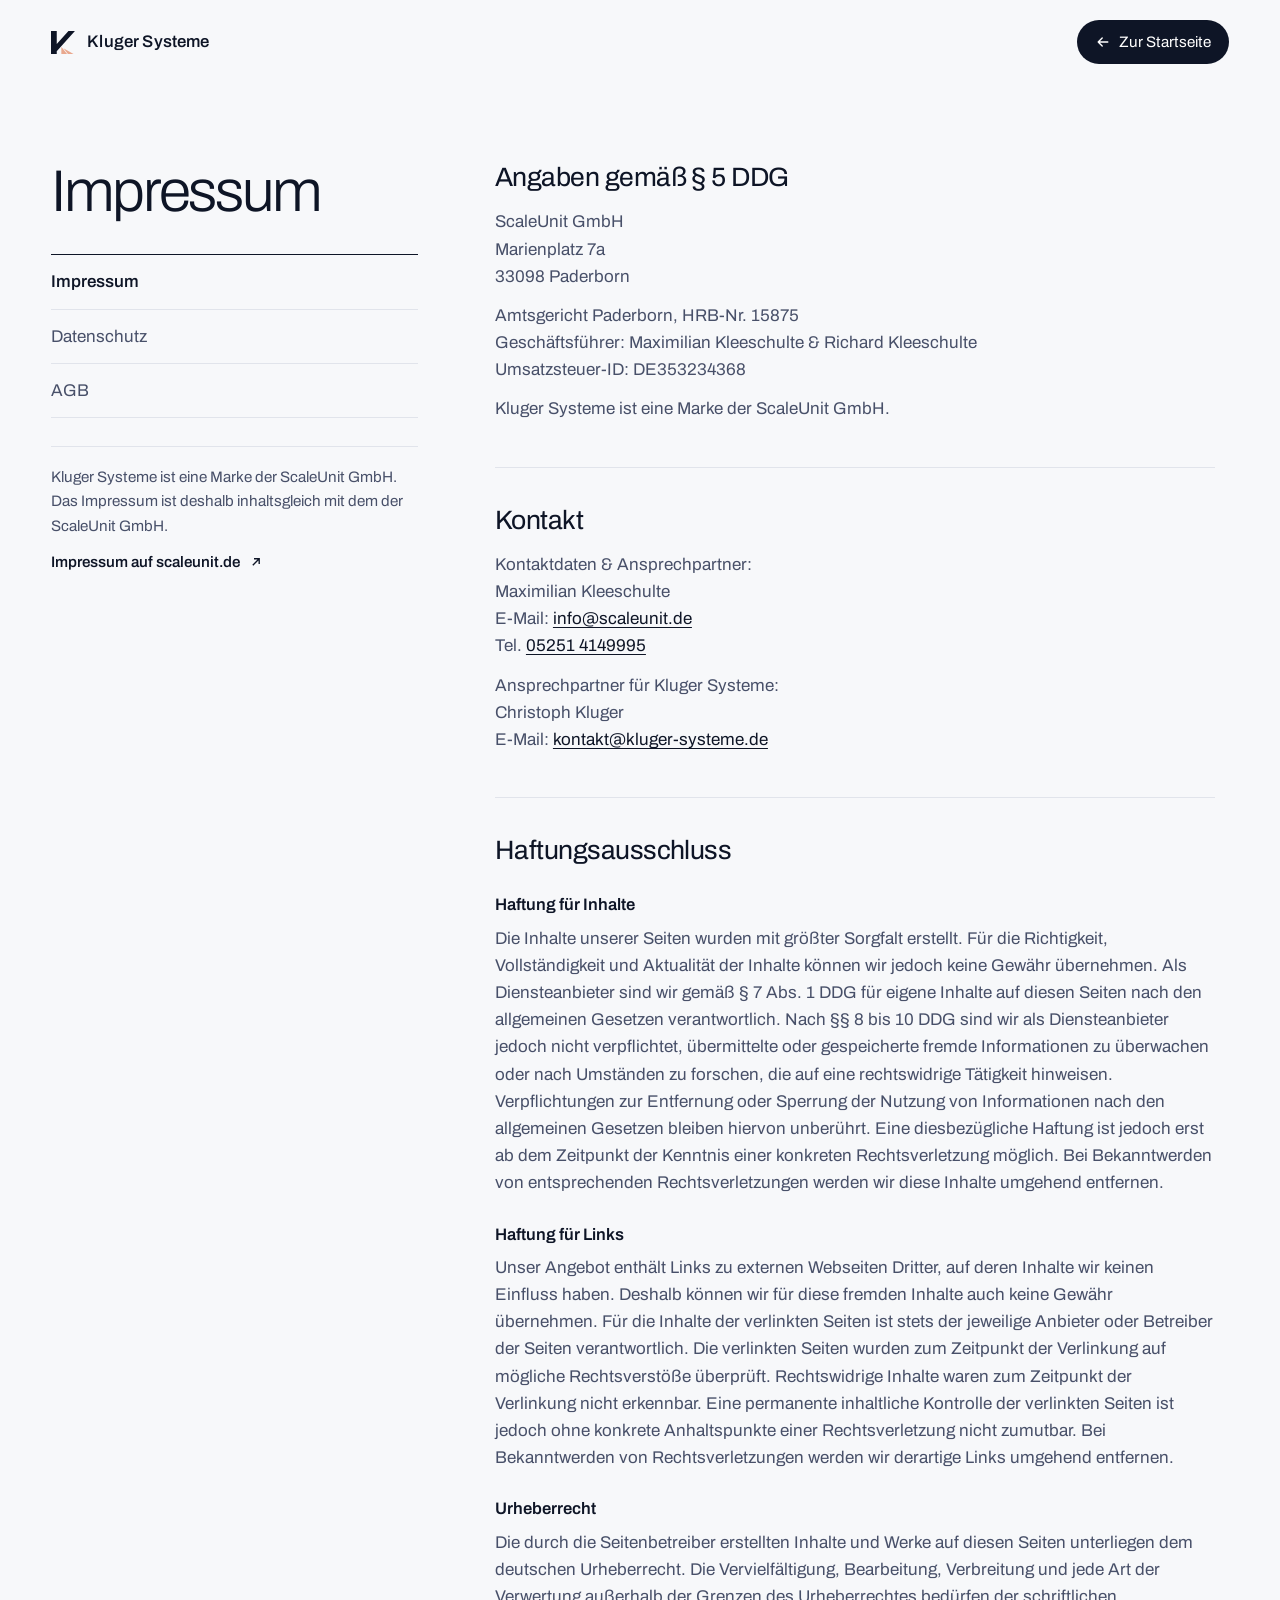
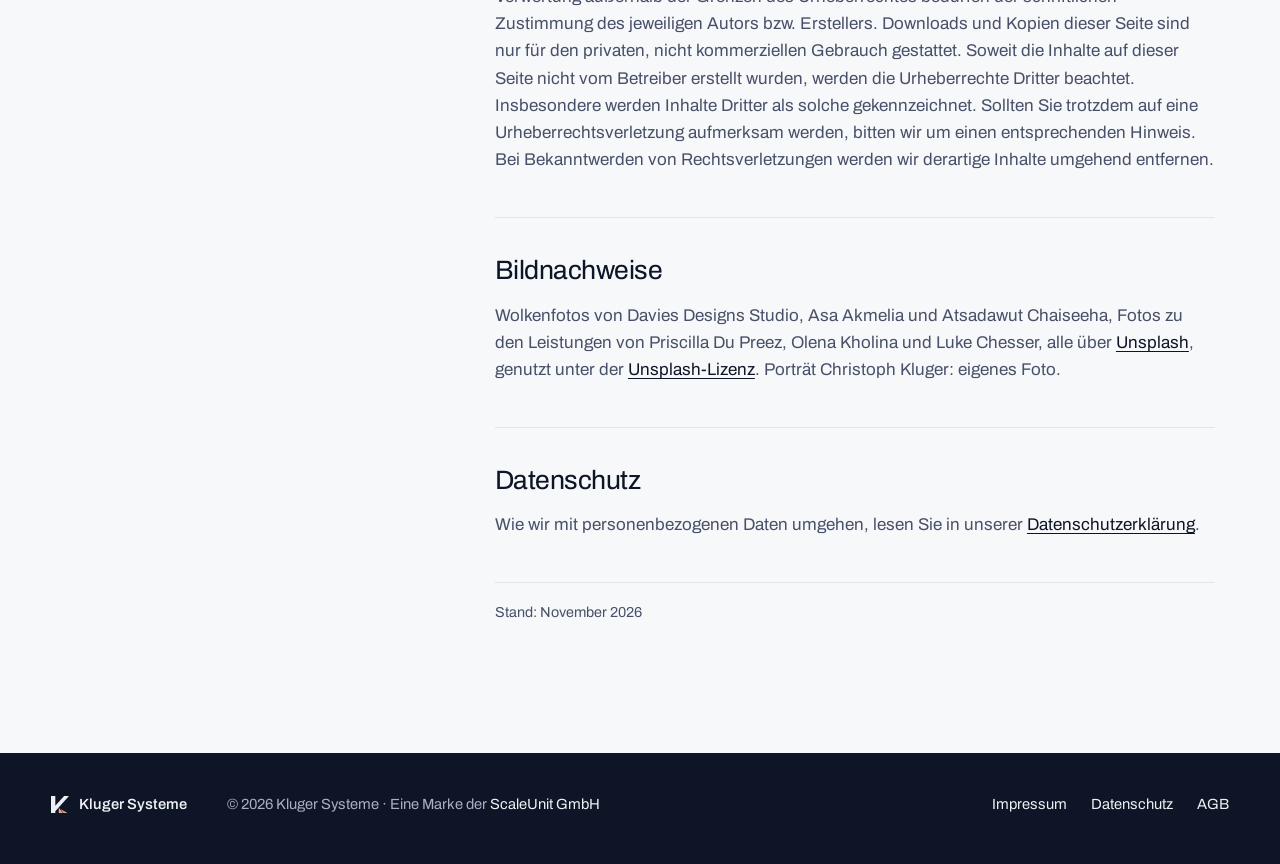
<file: impressum.html>
<!doctype html>
<html lang="de">
<head>
<meta charset="utf-8">
<meta name="viewport" content="width=device-width, initial-scale=1">
<title>Impressum · Kluger Systeme</title>
<meta name="description" content="Impressum von Kluger Systeme, einer Marke der ScaleUnit GmbH, Paderborn.">
<link rel="canonical" href="https://kluger-systeme.de/impressum.html">
<meta name="robots" content="noindex, follow">
<meta name="theme-color" content="#F7F8FA">
<link rel="icon" href="data:image/svg+xml,%3Csvg xmlns='http://www.w3.org/2000/svg' viewBox='0 0 334 324'%3E%3Cpath fill='%230E1526' d='M0 0H80V324H0ZM243 0H333L80 281V181Z'/%3E%3Cpath fill='%23E9A88E' d='M144 224L151.9 228.4L226.4 324H144ZM173.2 240.3L321 324H238.4Z'/%3E%3C/svg%3E">
<link rel="preload" href="assets/fonts/Archivo-Variable.woff2" as="font" type="font/woff2" crossorigin>
<link rel="stylesheet" href="styles.css">
</head>
<body class="legal-page">
<a class="skip" href="#inhalt">Zum Inhalt springen</a>
<header class="legal-top">
  <a class="wordmark" href="index.html" aria-label="Kluger Systeme, zur Startseite"><svg viewBox="0 0 334 324" aria-hidden="true"><path d="M0 0H80V324H0ZM243 0H333L80 281V181Z"/><path d="M144 224L151.9 228.4L226.4 324H144ZM173.2 240.3L321 324H238.4Z"/></svg><span>Kluger Systeme</span></a>
  <a class="legal-back" href="index.html"><svg viewBox="0 0 20 20" aria-hidden="true"><path d="M16 10H4M9 5l-5 5 5 5"/></svg>Zur Startseite</a>
</header>
<main id="inhalt">
  <div class="wrap legal">
    <aside class="legal__side">
      <h1 class="legal__title">Impressum</h1>
      <nav class="legal__tabs" aria-label="Rechtliches">
        <a href="impressum.html" aria-current="page">Impressum</a>
        <a href="datenschutz.html">Datenschutz</a>
        <a href="agb.html">AGB</a>
      </nav>
      <div class="legal__note">
        <p>Kluger Systeme ist eine Marke der ScaleUnit GmbH. Das Impressum ist deshalb inhaltsgleich mit dem der ScaleUnit GmbH.</p>
        <a class="legal__src" href="https://scaleunit.de/impressum/" target="_blank" rel="noopener">
          <span>Impressum auf scaleunit.de</span>
          <svg viewBox="0 0 20 20" aria-hidden="true"><path d="M6 14 14 6M7.5 6H14v6.5"/></svg>
        </a>
      </div>
    </aside>
    <article class="legal__body">
      <section>
        <h2>Angaben gemäß § 5 DDG</h2>
        <p>ScaleUnit GmbH<br>
        Marienplatz 7a<br>
        33098 Paderborn</p>
        <p>Amtsgericht Paderborn, HRB-Nr. 15875<br>
        Geschäftsführer: Maximilian Kleeschulte &amp; Richard Kleeschulte<br>
        Umsatzsteuer-ID: DE353234368</p>
        <p>Kluger Systeme ist eine Marke der ScaleUnit GmbH.</p>
      </section>
      <section>
        <h2>Kontakt</h2>
        <p>Kontaktdaten &amp; Ansprechpartner:<br>
        Maximilian Kleeschulte<br>
        E-Mail: <a href="mailto:info@scaleunit.de">info@scaleunit.de</a><br>
        Tel. <a href="tel:+4952514149995">05251 4149995</a></p>
        <p>Ansprechpartner für Kluger Systeme:<br>
        Christoph Kluger<br>
        E-Mail: <a href="mailto:kontakt@kluger-systeme.de">kontakt@kluger-systeme.de</a></p>
      </section>
      <section>
        <h2>Haftungsausschluss</h2>
      <h3>Haftung für Inhalte</h3>
      <p>Die Inhalte unserer Seiten wurden mit größter Sorgfalt erstellt. Für die Richtigkeit, Vollständigkeit und Aktualität der Inhalte können wir jedoch keine Gewähr übernehmen. Als Diensteanbieter sind wir gemäß § 7 Abs. 1 DDG für eigene Inhalte auf diesen Seiten nach den allgemeinen Gesetzen verantwortlich. Nach §§ 8 bis 10 DDG sind wir als Diensteanbieter jedoch nicht verpflichtet, übermittelte oder gespeicherte fremde Informationen zu überwachen oder nach Umständen zu forschen, die auf eine rechtswidrige Tätigkeit hinweisen. Verpflichtungen zur Entfernung oder Sperrung der Nutzung von Informationen nach den allgemeinen Gesetzen bleiben hiervon unberührt. Eine diesbezügliche Haftung ist jedoch erst ab dem Zeitpunkt der Kenntnis einer konkreten Rechtsverletzung möglich. Bei Bekanntwerden von entsprechenden Rechtsverletzungen werden wir diese Inhalte umgehend entfernen.</p>
      <h3>Haftung für Links</h3>
      <p>Unser Angebot enthält Links zu externen Webseiten Dritter, auf deren Inhalte wir keinen Einfluss haben. Deshalb können wir für diese fremden Inhalte auch keine Gewähr übernehmen. Für die Inhalte der verlinkten Seiten ist stets der jeweilige Anbieter oder Betreiber der Seiten verantwortlich. Die verlinkten Seiten wurden zum Zeitpunkt der Verlinkung auf mögliche Rechtsverstöße überprüft. Rechtswidrige Inhalte waren zum Zeitpunkt der Verlinkung nicht erkennbar. Eine permanente inhaltliche Kontrolle der verlinkten Seiten ist jedoch ohne konkrete Anhaltspunkte einer Rechtsverletzung nicht zumutbar. Bei Bekanntwerden von Rechtsverletzungen werden wir derartige Links umgehend entfernen.</p>
      <h3>Urheberrecht</h3>
      <p>Die durch die Seitenbetreiber erstellten Inhalte und Werke auf diesen Seiten unterliegen dem deutschen Urheberrecht. Die Vervielfältigung, Bearbeitung, Verbreitung und jede Art der Verwertung außerhalb der Grenzen des Urheberrechtes bedürfen der schriftlichen Zustimmung des jeweiligen Autors bzw. Erstellers. Downloads und Kopien dieser Seite sind nur für den privaten, nicht kommerziellen Gebrauch gestattet. Soweit die Inhalte auf dieser Seite nicht vom Betreiber erstellt wurden, werden die Urheberrechte Dritter beachtet. Insbesondere werden Inhalte Dritter als solche gekennzeichnet. Sollten Sie trotzdem auf eine Urheberrechtsverletzung aufmerksam werden, bitten wir um einen entsprechenden Hinweis. Bei Bekanntwerden von Rechtsverletzungen werden wir derartige Inhalte umgehend entfernen.</p>

      </section>
      <section>
        <h2>Bildnachweise</h2>
        <p>Wolkenfotos von Davies Designs Studio, Asa Akmelia und Atsadawut Chaiseeha, Fotos zu den Leistungen von Priscilla Du Preez, Olena Kholina und Luke Chesser, alle über <a href="https://unsplash.com" target="_blank" rel="noopener">Unsplash</a>, genutzt unter der <a href="https://unsplash.com/de/lizenz" target="_blank" rel="noopener">Unsplash-Lizenz</a>. Porträt Christoph Kluger: eigenes Foto.</p>
      </section>
      <section>
        <h2>Datenschutz</h2>
        <p>Wie wir mit personenbezogenen Daten umgehen, lesen Sie in unserer <a href="datenschutz.html">Datenschutzerklärung</a>.</p>
      </section>
      <p class="legal__stand">Stand: November 2026</p>
    </article>
  </div>
</main>
<footer class="foot">
  <div class="wrap foot__inner">
    <span class="foot__brand"><svg viewBox="0 0 334 324" aria-hidden="true"><path class="k-ink" d="M0 0H80V324H0ZM243 0H333L80 281V181Z"/><path class="k-sky" d="M144 224L151.9 228.4L226.4 324H144ZM173.2 240.3L321 324H238.4Z"/></svg>Kluger Systeme</span>
    <p class="foot__legal">© 2026 Kluger Systeme · Eine Marke der <a href="https://scaleunit.de/" rel="noopener">ScaleUnit GmbH</a></p>
    <nav class="foot__nav" aria-label="Rechtliches"><a href="impressum.html">Impressum</a><a href="datenschutz.html">Datenschutz</a><a href="agb.html">AGB</a></nav>
  </div>
</footer>
</body>
</html>
</file>
<file: styles.css>
@font-face {
  font-family: "Archivo";
  src: url("assets/fonts/Archivo-Variable.woff2") format("woff2");
  font-weight: 100 900;
  font-stretch: 62% 125%;
  font-style: normal;
  font-display: swap;
}

:root {
  --night: #0E1526;
  --night-2: #172038;
  --night-line: rgba(233, 236, 244, .14);
  --on-night: #EEF0F5;
  --on-night-2: #A9B0C2;
  --paper: #F7F8FA;
  --white: #FFFFFF;
  --ink: #0E1526;
  --ink-2: #485069;
  --ink-3: #5E6680;
  --line: #E1E4EB;
  --dawn: #E9A88E;
  --dawn-ink: #8A3E22;

  --gutter: clamp(20px, 4vw, 64px);
  --wrap: 1360px;
  --radius-lg: clamp(18px, 2vw, 28px);

  --t-display: clamp(3.2rem, 1.2rem + 6.4vw, 6rem);
  --t-statement: clamp(1.9rem, 1rem + 2.6vw, 3.4rem);
  --t-h2: clamp(2rem, 1.2rem + 2.2vw, 3.4rem);
  --t-h3: clamp(1.6rem, 1.2rem + 1.1vw, 2.3rem);
  --t-lede: clamp(1.06rem, 1rem + .3vw, 1.22rem);

  --ease-out: cubic-bezier(.16, 1, .3, 1);
}

*, *::before, *::after { box-sizing: border-box; }
html { -webkit-text-size-adjust: 100%; scroll-behavior: smooth; scroll-padding-top: 96px; }
@media (prefers-reduced-motion: reduce) { html { scroll-behavior: auto; } }

body {
  margin: 0;
  background: var(--paper);
  color: var(--ink);
  font-family: "Archivo", "Helvetica Neue", Arial, sans-serif;
  font-size: 1.0625rem;
  line-height: 1.6;
  -webkit-font-smoothing: antialiased;
  text-rendering: optimizeLegibility;
}
::selection { background: var(--dawn); color: var(--night); }
html { scrollbar-color: #C3C8D4 var(--paper); }
img, svg { display: block; max-width: 100%; height: auto; }
a { color: inherit; text-underline-offset: .2em; text-decoration-thickness: 1px; }
:focus-visible { outline: 2px solid var(--night); outline-offset: 3px; border-radius: 6px; }
h1, h2, h3 { margin: 0; font-weight: 340; letter-spacing: -.03em; line-height: 1.04; text-wrap: balance; }
p { margin: 0; text-wrap: pretty; }

.skip { position: absolute; left: 16px; top: -60px; z-index: 60; background: var(--night); color: #fff; padding: 10px 16px; border-radius: 999px; text-decoration: none; }
.skip:focus { top: 12px; }
.wrap { width: min(100% - 2 * var(--gutter), var(--wrap)); margin-inline: auto; }

/* ============ schwebende Pille ============ */
.pill {
  position: fixed; z-index: 40; left: 50%; top: clamp(14px, 2.2vh, 22px);
  transform: translateX(-50%);
  display: flex; align-items: center; gap: 4px;
  padding: 6px; border-radius: 999px;
  color: var(--on-night);
  font-size: .95rem; white-space: nowrap;
  isolation: isolate;
  transition: color .45s var(--ease-out);
}
.pill__brand { display: grid; place-items: center; width: 40px; height: 40px; border-radius: 50%; }
.pill__brand svg { width: 18px; height: auto; }
.k-ink { fill: currentColor; }
.k-sky { fill: var(--dawn); }
.pill__links { position: relative; display: flex; }
.pill__links a { position: relative; z-index: 1; }
.pill__links a.is-active { color: #fff; }
.pill__ind {
  position: absolute; z-index: 0; top: 0; bottom: 0; left: 0; width: 0; border-radius: 999px;
  background: rgba(255,255,255,.12); opacity: 0;
  transform: translateX(var(--ind-x, 0)); width: var(--ind-w, 0);
  transition: transform .5s var(--ease-out), width .5s var(--ease-out), opacity .3s;
}
.pill__ind.is-on { opacity: 1; }
.pill__progress {
  position: absolute; left: 22px; right: 22px; bottom: 3px; height: 1.5px; border-radius: 2px;
  background: var(--dawn); transform-origin: left; transform: scaleX(var(--progress, 0)); opacity: .9;
}
.pill__links a, .pill__menu { padding: 10px 16px; border-radius: 999px; text-decoration: none; color: var(--on-night-2); transition: color .2s, background .2s; }
.pill__links a:hover { color: #fff; background: rgba(255,255,255,.07); }
.pill__menu { display: none; appearance: none; border: 0; background: none; font: inherit; cursor: pointer; }
.pill__cta {
  padding: 10px 20px; border-radius: 999px; background: #fff; color: var(--night);
  text-decoration: none; font-weight: 560; transition: background .2s;
}
.pill__cta:hover { background: #FCE3D7; }
.pill :focus-visible { outline-color: #fff; }

/* ============ Himmel ============ */
.hero {
  position: relative; overflow: hidden; isolation: isolate;
  min-height: 100svh; display: grid;
  grid-template-rows: auto 1fr auto;
  padding: clamp(20px, 3vw, 36px) var(--gutter) clamp(56px, 9vh, 96px);
  color: #fff;
}
.hero__sky { position: absolute; inset: 0; z-index: -1; }
.hero__sky img { width: 100%; height: 100%; object-fit: cover; object-position: 50% 40%; transform-origin: 60% 40%; }
.hero__sky::after {
  content: ""; position: absolute; inset: 0;
  background:
    radial-gradient(70% 46% at 22% 40%, rgba(14,21,38,.34), rgba(14,21,38,0) 78%),
    radial-gradient(85% 52% at 78% 50%, rgba(14,21,38,.44), rgba(14,21,38,0) 80%),
    radial-gradient(60% 40% at 12% 86%, rgba(14,21,38,.58), rgba(14,21,38,0) 80%),
    linear-gradient(180deg, rgba(14,21,38,.22) 0%, rgba(14,21,38,.06) 30%, rgba(14,21,38,.08) 60%, rgba(14,21,38,.34) 100%);
}
.js .hero__sky img { animation: drift 48s ease-in-out infinite alternate; }
@keyframes drift { from { transform: scale(1.04) translate3d(0, 0, 0); } to { transform: scale(1.12) translate3d(-2.5%, -1.5%, 0); } }

.wordmark { display: inline-flex; align-items: center; gap: 12px; text-decoration: none; color: #fff; justify-self: start; }
.wordmark svg { width: 24px; height: auto; fill: currentColor; }
.wordmark span { font-weight: 560; letter-spacing: .01em; font-size: 1.05rem; }

.hero__title {
  align-self: center; display: grid; gap: .05em;
  font-size: var(--t-display); font-weight: 360; letter-spacing: -.04em; line-height: 1;
  text-shadow: 0 1px 2px rgba(14, 21, 38, .18), 0 2px 48px rgba(14, 21, 38, .38);
}
.hero__a { justify-self: start; }
.hero__b { justify-self: end; padding-top: .4em; }
.hero__line { max-width: 34ch; font-size: var(--t-lede); line-height: 1.45; color: #fff; text-shadow: 0 1px 24px rgba(14, 21, 38, .35); }

/* ============ Bewegung ============ */
/* Wörter: auf Himmel tauchen sie aus der Unschärfe auf, auf Papier steigen sie aus einer Linie */
.w { display: inline-block; white-space: nowrap; }
.motion .emerge .w { opacity: 0; filter: blur(14px); transform: translateY(.28em) scale(1.02); }
.motion .emerge.is-in .w {
  opacity: 1; filter: blur(0); transform: none;
  transition: opacity 1.1s var(--ease-out), filter 1.3s var(--ease-out), transform 1.3s var(--ease-out);
  transition-delay: calc(var(--i, 0) * 70ms + var(--d, 0ms));
}
.motion .rise-words .w { overflow: hidden; vertical-align: top; padding-bottom: .1em; margin-bottom: -.1em; }
.motion .rise-words .wi { display: inline-block; transform: translateY(110%); }
.motion .rise-words.is-in .wi { transform: none; transition: transform 1s var(--ease-out); transition-delay: calc(var(--i, 0) * 45ms); }
.motion .rise { opacity: 0; transform: translateY(26px); }
.motion .rise.is-in { opacity: 1; transform: none; transition: opacity .9s var(--ease-out), transform .9s var(--ease-out); transition-delay: calc(var(--i, 0) * 80ms); }
.motion .hero__line { opacity: 0; transform: translateY(14px); }
.motion .hero__line.is-in { opacity: 1; transform: none; transition: opacity 1.2s var(--ease-out) .9s, transform 1.2s var(--ease-out) .9s; }
.motion .hero.is-settled .hero__line { transition: none; }
.hero__a, .hero__b { will-change: transform; }
.hero__sky { transform-origin: 50% 40%; }
.hero__sky img { translate: var(--mx, 0) var(--my, 0); transition: translate 1.2s var(--ease-out); }
.intro__statement .w { transition: opacity .35s linear; }
.motion .intro__statement .w { opacity: .2; }
.motion .intro__statement .w.lit { opacity: 1; }
.window__frame { transform: scale(var(--frame-s, 1)); transition: transform .2s linear; }

/* ============ Angebot (Nacht) ============ */
.intro { background: var(--night); color: var(--on-night); padding-block: clamp(80px, 11vw, 160px); }
.intro__grid { display: grid; grid-template-columns: minmax(0, 8fr) minmax(0, 4fr); gap: clamp(32px, 6vw, 96px); align-items: end; }
.intro__statement { font-size: var(--t-statement); font-weight: 320; line-height: 1.12; letter-spacing: -.025em; }
.intro__side { display: grid; gap: 16px; color: var(--on-night-2); font-size: 1rem; }

/* ============ Abschnitte ============ */
.sec { padding-block: clamp(88px, 11vw, 160px); }
.sec h2 { font-size: var(--t-h2); }

.problem { background: var(--white); }
.problem__grid { display: grid; grid-template-columns: minmax(0, 5fr) minmax(0, 7fr); gap: clamp(32px, 6vw, 96px); align-items: start; }
.problem__head { display: grid; gap: 24px; }
.problem__head p { color: var(--ink-2); font-size: var(--t-lede); max-width: 38ch; }
.chores { list-style: none; margin: 0; padding: 0; border-top: 1px solid var(--ink); }
.chores li { display: flex; justify-content: space-between; align-items: baseline; gap: 24px; padding: 22px 0; border-bottom: 1px solid var(--line); font-size: clamp(1.05rem, 1rem + .3vw, 1.25rem); }
.chores em { font-style: normal; color: var(--ink-3); font-size: .9rem; white-space: nowrap; }

/* Felder */
.fields { background: var(--paper); }
.fields__head { display: grid; grid-template-columns: minmax(0, 7fr) minmax(0, 5fr); gap: clamp(32px, 6vw, 96px); align-items: end; margin-bottom: clamp(48px, 7vw, 96px); }
.fields__head p { color: var(--ink-2); font-size: var(--t-lede); max-width: 40ch; }
.fields__grid { display: grid; grid-template-columns: minmax(0, 6fr) minmax(0, 5fr); gap: clamp(32px, 6vw, 112px); }
.window { position: relative; }
.window__frame {
  position: sticky; top: 56px;
  aspect-ratio: 4 / 5; max-height: calc(100vh - 140px);
  border-radius: var(--radius-lg); overflow: hidden; background: #DCE3EE;
}
.window__frame img { position: absolute; inset: 0; width: 100%; height: 100%; object-fit: cover; opacity: 0; transform: scale(1.06); transition: opacity 1.1s var(--ease-out), transform 2.4s var(--ease-out); }
.window__frame img.is-on { opacity: 1; transform: none; }
.window__label {
  position: absolute; left: 20px; bottom: 20px; padding: 9px 16px; border-radius: 999px;
  background: rgba(255, 255, 255, .9); color: var(--night); font-size: .9rem; font-weight: 520;
}
.fields__list { display: grid; }
.field { display: grid; gap: 18px; align-content: center; min-height: min(86vh, 820px); padding-block: 56px; border-top: 1px solid var(--line); }
.field:first-child { border-top: 0; padding-top: 0; align-content: start; min-height: min(70vh, 680px); }
.field__sky { display: none; }
.field h3 { font-size: var(--t-h3); }
.field__claim { font-size: var(--t-lede); font-weight: 520; }
.field > p:not(.field__claim):not(.field__for) { color: var(--ink-2); max-width: 46ch; }
.ticks { list-style: none; margin: 6px 0 0; padding: 0; }
.ticks li { position: relative; padding: 12px 0 12px 30px; border-top: 1px solid var(--line); }
.ticks li:last-child { border-bottom: 1px solid var(--line); }
.ticks li::before {
  content: ""; position: absolute; left: 2px; top: 19px; width: 12px; height: 7px;
  border-left: 1.5px solid var(--dawn-ink); border-bottom: 1.5px solid var(--dawn-ink); transform: rotate(-45deg);
}
.field__for { color: var(--ink-3); font-size: .95rem; }
.more {
  justify-self: start; display: inline-flex; align-items: center; gap: 10px;
  padding: 12px 20px; border-radius: 999px; background: var(--night); color: #fff;
  text-decoration: none; font-weight: 520; font-size: .98rem; transition: background .2s;
}
.more:hover { background: var(--night-2); }
.more svg, .cta svg { width: 18px; height: 18px; fill: none; stroke: currentColor; stroke-width: 1.7; stroke-linecap: round; stroke-linejoin: round; transition: transform .3s var(--ease-out); }
.more:hover svg, .cta:hover svg { transform: translateX(3px); }

/* Wissen */
.vista, .finale { position: relative; overflow: hidden; isolation: isolate; color: #fff; }
.vista__sky, .finale__sky { position: absolute; inset: -8% 0; z-index: -1; }
.vista__sky img, .finale__sky img { width: 100%; height: 100%; object-fit: cover; }
.vista__sky::after { content: ""; position: absolute; inset: 0; background: linear-gradient(90deg, rgba(14,21,38,.62) 0%, rgba(14,21,38,.42) 40%, rgba(14,21,38,.08) 75%, rgba(14,21,38,0) 100%); }
.vista__inner { padding-block: clamp(120px, 18vw, 260px); display: grid; gap: 28px; }
.vista h2 { font-size: clamp(2.2rem, 1.2rem + 3.2vw, 4.4rem); font-weight: 300; max-width: 17ch; }
.vista p { max-width: 44ch; font-size: var(--t-lede); color: #E6E9F1; }

/* Ablauf */
.steps { background: var(--white); }
.steps__head { display: grid; grid-template-columns: minmax(0, 7fr) minmax(0, 5fr); gap: clamp(32px, 6vw, 96px); align-items: end; margin-bottom: clamp(48px, 6vw, 80px); }
.steps__head p { color: var(--ink-2); font-size: var(--t-lede); max-width: 38ch; }
.steps__list { list-style: none; margin: 0; padding: 0; display: grid; grid-template-columns: repeat(4, minmax(0, 1fr)); gap: clamp(20px, 3vw, 44px); counter-reset: s; }
.steps__list li { position: relative; display: grid; gap: 12px; align-content: start; padding-top: 28px; border-top: 1px solid var(--line); counter-increment: s; }
.steps__list li::before {
  content: ""; position: absolute; left: 0; top: -1px; height: 2px; width: 100%;
  background: var(--night); transform-origin: left; transform: scaleX(1);
}
.js .steps__list:not(.is-on) li::before { transform: scaleX(0); }
.steps__list.is-on li::before { transition: transform 1.1s var(--ease-out); }
.steps__list.is-on li:nth-child(2)::before { transition-delay: .25s; }
.steps__list.is-on li:nth-child(3)::before { transition-delay: .5s; }
.steps__list.is-on li:nth-child(4)::before { transition-delay: .75s; }
.steps__list h3 { font-size: 1.45rem; font-weight: 420; letter-spacing: -.015em; }
.steps__list p { color: var(--ink-2); max-width: 30ch; }

/* Über uns */
.about { background: var(--paper); }
.about__grid { display: grid; grid-template-columns: minmax(0, 5fr) minmax(0, 7fr); gap: clamp(32px, 6vw, 112px); align-items: center; }
.portrait { margin: 0; }
.portrait img { width: 100%; aspect-ratio: 4 / 5; object-fit: cover; object-position: 50% 18%; border-radius: var(--radius-lg); }
.portrait figcaption { margin-top: 14px; color: var(--ink-3); font-size: .95rem; }
.about__copy { display: grid; gap: 22px; }
.about__copy h2 { font-size: var(--t-h2); max-width: 15ch; margin-bottom: 6px; }
.about__copy > p { color: var(--ink-2); max-width: 60ch; }
.facts { margin: 14px 0 0; border-top: 1px solid var(--ink); }
.facts > div { display: grid; grid-template-columns: 11rem minmax(0, 1fr); gap: 16px; padding: 15px 0; border-bottom: 1px solid var(--line); }
.facts dt { color: var(--ink-3); }
.facts dd { margin: 0; }

/* Fragen */
.faq { background: var(--white); }
.faq__grid { display: grid; grid-template-columns: minmax(0, 5fr) minmax(0, 7fr); gap: clamp(32px, 6vw, 112px); align-items: start; }
.faq__head { display: grid; gap: 22px; position: sticky; top: 48px; }
.faq__head p { color: var(--ink-2); max-width: 36ch; }
.faq__list { border-top: 1px solid var(--ink); }
details { border-bottom: 1px solid var(--line); }
summary { list-style: none; cursor: pointer; display: flex; justify-content: space-between; align-items: center; gap: 24px; padding: 24px 0; font-size: 1.12rem; font-weight: 460; line-height: 1.35; }
summary::-webkit-details-marker { display: none; }
summary i { position: relative; flex: none; width: 32px; height: 32px; border-radius: 50%; border: 1px solid var(--line); transition: background .25s, border-color .25s; }
summary i::before, summary i::after { content: ""; position: absolute; left: 50%; top: 50%; width: 12px; height: 1.5px; background: var(--ink); transform: translate(-50%, -50%); transition: transform .3s var(--ease-out); }
summary i::after { transform: translate(-50%, -50%) rotate(90deg); }
summary:hover i { border-color: var(--ink-3); }
details[open] summary i { background: var(--night); border-color: var(--night); }
details[open] summary i::before, details[open] summary i::after { background: #fff; }
details[open] summary i::after { transform: translate(-50%, -50%) rotate(0); }
details p { padding: 0 64px 26px 0; color: var(--ink-2); max-width: 62ch; }

/* Abschluss */
.finale__sky::after { content: ""; position: absolute; inset: 0; background: linear-gradient(90deg, rgba(14,21,38,.5) 0%, rgba(14,21,38,.3) 45%, rgba(14,21,38,0) 80%), linear-gradient(180deg, rgba(14,21,38,.2), rgba(14,21,38,.08) 45%, rgba(14,21,38,.55)); }
.finale__inner { padding-block: clamp(130px, 18vw, 260px) clamp(140px, 16vw, 220px); display: grid; gap: 28px; justify-items: start; }
.finale h2 { font-size: clamp(2.6rem, 1.2rem + 4.4vw, 5.6rem); font-weight: 300; letter-spacing: -.04em; max-width: 13ch; }
.finale p { max-width: 46ch; font-size: var(--t-lede); color: #EEF0F5; }
.finale__actions { display: flex; flex-wrap: wrap; align-items: center; gap: 14px 22px; margin-top: 8px; }
.cta {
  display: inline-flex; align-items: center; gap: 12px; padding: 16px 26px; border-radius: 999px;
  background: #fff; color: var(--night); text-decoration: none; font-weight: 560; font-size: 1.05rem;
  box-shadow: 0 10px 30px -12px rgba(14,21,38,.6); transition: background .2s;
}
.cta:hover { background: #FCE3D7; }
.finale__topics { display: flex; flex-wrap: wrap; gap: 8px; }
.finale__topics a { padding: 10px 16px; border-radius: 999px; border: 1px solid rgba(255,255,255,.55); color: #fff; text-decoration: none; font-size: .95rem; transition: background .2s, border-color .2s; }
.finale__topics a:hover { background: rgba(255,255,255,.14); border-color: #fff; }
.finale p.finale__note { font-size: .95rem; }
.finale a:focus-visible { outline-color: #fff; }

/* Fuß */
.foot { background: var(--night); color: var(--on-night-2); padding: 40px 0 48px; font-size: .92rem; }
.foot__inner { display: flex; flex-wrap: wrap; align-items: center; gap: 16px 40px; }
.foot__brand { display: inline-flex; align-items: center; gap: 10px; color: var(--on-night); font-weight: 560; }
.foot__brand svg { width: 18px; height: auto; color: var(--on-night); }
.foot__legal { margin-right: auto; }
.foot__nav { display: flex; gap: 24px; }
.foot a { color: var(--on-night); text-decoration: none; }
.foot a:hover { text-decoration: underline; }
.foot :focus-visible { outline-color: #fff; }

/* ============ Responsive ============ */
@media (max-width: 960px) {
  .intro__grid, .problem__grid, .fields__head, .steps__head, .about__grid, .faq__grid { grid-template-columns: 1fr; align-items: start; }
  .fields__grid { grid-template-columns: 1fr; }
  .window { display: none; }
  .field__sky { display: block; width: 100%; aspect-ratio: 16 / 10; object-fit: cover; border-radius: var(--radius-lg); margin-bottom: 10px; }
  .field, .field:first-child { min-height: 0; padding-block: 40px; }
  .field:first-child { padding-top: 0; }
  .steps__list { grid-template-columns: repeat(2, minmax(0, 1fr)); row-gap: 40px; }
  .faq__head { position: static; }
  .portrait { max-width: 440px; }
}
@media (max-width: 720px) {
  .pill { left: 12px; right: 12px; transform: none; justify-content: space-between; top: 12px; }
  .pill__progress { left: 18px; right: 18px; }
  .hero { padding-top: 92px; }
  .hero .wordmark { visibility: hidden; }
  .pill__menu { display: block; }
  .pill__links {
    position: absolute; left: 0; right: 0; top: calc(100% + 8px);
    display: grid; padding: 8px; border-radius: 22px;
    background: linear-gradient(160deg, rgba(255,255,255,.16), rgba(255,255,255,.03) 45%), rgba(18, 26, 46, .9);
    -webkit-backdrop-filter: blur(22px) saturate(1.8); backdrop-filter: blur(22px) saturate(1.8);
    box-shadow: inset 0 1px 1px rgba(255,255,255,.5), inset 0 0 0 1px rgba(255,255,255,.12), 0 18px 40px -12px rgba(14,21,38,.6);
    opacity: 0; visibility: hidden; transform: translateY(-8px);
    transition: opacity .25s var(--ease-out), transform .25s var(--ease-out), visibility 0s .25s;
  }
  .pill__links.is-open { opacity: 1; visibility: visible; transform: none; transition-delay: 0s; }
  .pill__links a { padding: 14px 16px; font-size: 1.05rem; color: var(--on-night); }
  .pill__cta { margin-left: auto; }
  .hero__b { justify-self: start; padding-top: 0; }
  .hero__title { align-self: end; margin-bottom: 20px; }
  .chores li { flex-direction: column; gap: 4px; }
  .steps__list { grid-template-columns: 1fr; }
  .facts > div { grid-template-columns: 1fr; gap: 2px; }
  details p { padding-right: 0; }
  .vista__sky::after { background: linear-gradient(180deg, rgba(14,21,38,.3), rgba(14,21,38,.66)); }
  .finale__sky::after { background: linear-gradient(180deg, rgba(14,21,38,.5), rgba(14,21,38,.62)); }
  .hero__sky::after { background: linear-gradient(180deg, rgba(14,21,38,.2) 0%, rgba(14,21,38,.06) 35%, rgba(14,21,38,.48) 58%, rgba(14,21,38,.62) 100%); }
}

@media (prefers-reduced-motion: reduce) {
  .js .hero__sky img { animation: none; }
  .window__frame img { transition: none; }
  .js .steps__list:not(.is-on) li::before { transform: none; }
}

/* ============ Rechtsseiten ============ */
.legal-page { background: var(--paper); }
.legal-top { display: flex; align-items: center; justify-content: space-between; gap: 16px; padding: 20px var(--gutter); }
.legal-top .wordmark { color: var(--night); }
.legal-top .wordmark svg path:last-child { fill: var(--dawn); }
.legal-back { display: inline-flex; align-items: center; gap: 8px; padding: 10px 18px; border-radius: 999px; background: var(--night); color: #fff; text-decoration: none; font-size: .95rem; }
.legal-back svg { width: 16px; height: 16px; fill: none; stroke: currentColor; stroke-width: 1.7; stroke-linecap: round; stroke-linejoin: round; }
.legal { display: grid; grid-template-columns: minmax(0, 4fr) minmax(0, 8fr); gap: clamp(40px, 6vw, 112px); align-items: start; padding-block: clamp(40px, 6vw, 96px) clamp(80px, 10vw, 140px); }
.legal__side { position: sticky; top: 32px; }
.legal__title { font-size: clamp(2.6rem, 1.6rem + 2.6vw, 4rem); font-weight: 300; letter-spacing: -.04em; }
.legal__tabs { margin-top: 32px; display: grid; border-top: 1px solid var(--ink); }
.legal__tabs a { padding: 13px 0; border-bottom: 1px solid var(--line); text-decoration: none; color: var(--ink-2); }
.legal__tabs a:hover { color: var(--ink); }
.legal__tabs a[aria-current="page"] { color: var(--ink); font-weight: 560; }
.legal__note { margin-top: 28px; padding-top: 18px; border-top: 1px solid var(--line); font-size: .95rem; color: var(--ink-2); }
.legal__src { margin-top: 12px; display: inline-flex; align-items: center; gap: 8px; font-weight: 560; color: var(--ink); text-decoration: none; }
.legal__src svg { width: 16px; height: 16px; fill: none; stroke: currentColor; stroke-width: 1.7; }
.legal__body { max-width: 72ch; color: var(--ink-2); }
.legal__body section + section { margin-top: 44px; padding-top: 36px; border-top: 1px solid var(--line); }
.legal__body h2 { font-size: clamp(1.35rem, 1.1rem + .7vw, 1.7rem); font-weight: 420; letter-spacing: -.02em; line-height: 1.25; color: var(--ink); margin: 0 0 14px; }
.legal__body > h2 { margin-top: 44px; }
.legal__body > h2:first-of-type { margin-top: 0; }
.legal__body h3, .legal__body h4, .legal__body h5 { font-size: 1.04rem; font-weight: 600; line-height: 1.4; color: var(--ink); margin: 26px 0 8px; letter-spacing: 0; }
.legal__body p + p { margin-top: 12px; }
.legal__body ol, .legal__body ul { margin: 10px 0 0; padding-left: 1.4em; }
.legal__body li + li { margin-top: 8px; }
.legal__body a { color: var(--ink); overflow-wrap: anywhere; }
.legal__lead { color: var(--ink); font-weight: 520; }
.legal__stand { margin-top: 44px; padding-top: 18px; border-top: 1px solid var(--line); font-size: .9rem; }
.legal-page .foot { padding-bottom: 48px; }
@media (max-width: 960px) {
  .legal { grid-template-columns: 1fr; gap: 36px; }
  .legal__side { position: static; }
  .legal__tabs { grid-auto-flow: column; justify-content: start; gap: 24px; border-bottom: 1px solid var(--line); }
  .legal__tabs a { border-bottom: 0; }
}

/* feines Korn gegen Banding in glatten Himmelsflächen */
.hero__sky::before, .vista__sky::before, .finale__sky::before {
  content: ""; position: absolute; inset: 0; z-index: 1; pointer-events: none; opacity: .06; mix-blend-mode: overlay;
  background-image: url("data:image/svg+xml,%3Csvg xmlns='http://www.w3.org/2000/svg' width='160' height='160'%3E%3Cfilter id='n'%3E%3CfeTurbulence type='fractalNoise' baseFrequency='.9' numOctaves='2' stitchTiles='stitch'/%3E%3C/filter%3E%3Crect width='100%25' height='100%25' filter='url(%23n)'/%3E%3C/svg%3E");
}
@media (max-width: 720px) { .pill__ind { display: none; } }

/* ============ Liquid Glass ============ */
.glass {
  --g-tint: rgba(18, 26, 46, .46);
  --g-edge: rgba(255, 255, 255, .55);
  --g-edge-low: rgba(255, 255, 255, .14);
  background:
    linear-gradient(150deg, rgba(255,255,255,.26) 0%, rgba(255,255,255,.04) 38%, rgba(255,255,255,0) 60%, rgba(255,255,255,.1) 100%),
    var(--g-tint);
  -webkit-backdrop-filter: blur(18px) saturate(1.9) brightness(1.04);
  backdrop-filter: blur(18px) saturate(1.9) brightness(1.04);
  box-shadow:
    inset 0 1px 1px var(--g-edge),
    inset 0 -1px 1px var(--g-edge-low),
    inset 1px 0 1px rgba(255,255,255,.12),
    inset -1px 0 1px rgba(255,255,255,.12),
    inset 0 0 0 1px rgba(255,255,255,.14),
    0 12px 32px -12px rgba(14, 21, 38, .45),
    0 2px 8px -2px rgba(14, 21, 38, .18);
  transition: background .45s var(--ease-out), box-shadow .45s var(--ease-out);
}
/* Lichtkante: spiegelnder Saum, der Glas von Folie unterscheidet */
.glass::before {
  content: ""; position: absolute; inset: 0; z-index: -1; border-radius: inherit; pointer-events: none;
  background:
    radial-gradient(120% 140% at 18% -30%, rgba(255,255,255,.42), rgba(255,255,255,0) 46%),
    radial-gradient(90% 120% at 100% 130%, rgba(233,168,142,.22), rgba(233,168,142,0) 55%);
  mix-blend-mode: soft-light;
}
.pill.is-light {
  --g-tint: rgba(255, 255, 255, .58);
  --g-edge: rgba(255, 255, 255, .95);
  --g-edge-low: rgba(14, 21, 38, .06);
  color: var(--ink);
}
.pill.is-light .pill__links a, .pill.is-light .pill__menu { color: var(--ink-2); }
.pill.is-light .pill__links a:hover { color: var(--ink); background: rgba(14,21,38,.05); }
.pill.is-light .pill__links a.is-active { color: var(--ink); }
.pill.is-light .pill__cta { background: var(--night); color: #fff; }
.pill.is-light .pill__cta:hover { background: var(--night-2); }
.pill.is-light .k-ink { fill: var(--night); }
.pill.is-light :focus-visible { outline-color: var(--night); }
.pill__links a, .pill__menu { color: rgba(238,240,245,.82); }
/* Tropfen unter dem aktiven Abschnitt */
.pill__ind {
  background: linear-gradient(180deg, rgba(255,255,255,.26), rgba(255,255,255,.1));
  box-shadow: inset 0 1px 1px rgba(255,255,255,.55), inset 0 -1px 1px rgba(255,255,255,.12), 0 4px 12px -4px rgba(14,21,38,.35);
  transition: transform .42s cubic-bezier(.3, 1.25, .45, 1), width .42s cubic-bezier(.3, 1.25, .45, 1), opacity .3s, border-radius .42s;
}
.pill__ind.is-stretch { transition-duration: .2s, .2s, .3s, .2s; transition-timing-function: cubic-bezier(.4, 0, .2, 1); }
.pill.is-light .pill__ind { background: linear-gradient(180deg, rgba(255,255,255,.95), rgba(255,255,255,.6)); box-shadow: inset 0 1px 1px #fff, 0 4px 14px -4px rgba(14,21,38,.22), inset 0 0 0 1px rgba(14,21,38,.05); }
.pill__progress { left: 24px; right: 24px; bottom: 2px; height: 1.5px; background: linear-gradient(90deg, var(--dawn), #8E7BB4); }
/* weitere Glasflächen */
.window__label.glass { isolation: isolate; --g-tint: rgba(255,255,255,.9); --g-edge: rgba(255,255,255,.9); color: var(--night); }
.finale__topics a.glass { --g-tint: rgba(255,255,255,.1); border: 0; position: relative; isolation: isolate; }
.finale__topics a.glass:hover { --g-tint: rgba(255,255,255,.22); }
@media (max-width: 720px) {
  .pill.is-light .pill__links { background: linear-gradient(160deg, rgba(255,255,255,.9), rgba(255,255,255,.75)), rgba(255,255,255,.92); box-shadow: inset 0 1px 1px #fff, inset 0 0 0 1px rgba(14,21,38,.06), 0 18px 40px -12px rgba(14,21,38,.3); }
  .pill.is-light .pill__links a { color: var(--ink); }
}
@supports not ((backdrop-filter: blur(1px)) or (-webkit-backdrop-filter: blur(1px))) {
  .glass { --g-tint: rgba(14, 21, 38, .92); }
  .pill.is-light { --g-tint: rgba(255, 255, 255, .96); }
}

/* ============ Kurve im Ablauf ============ */
.curve { position: relative; height: clamp(120px, 12vw, 170px); margin: 0 0 8px; }
.curve svg { position: absolute; inset: 0; width: 100%; height: 100%; overflow: visible; }
.curve__track { fill: none; stroke: var(--line); stroke-width: 1.5; stroke-dasharray: 2 7; stroke-linecap: round; }
.curve__line { fill: none; stroke: url(#curve-stroke); stroke-width: 2.5; stroke-linecap: round; stroke-dasharray: 1; stroke-dashoffset: var(--draw, 0); }
.motion .curve__line { stroke-dashoffset: var(--draw, 1); }
.curve__area { fill: url(#curve-fill); opacity: var(--area, 1); }
.motion .curve__area { opacity: var(--area, 0); }
.curve__dot { fill: #fff; stroke: var(--line); stroke-width: 1.5; transition: fill .4s var(--ease-out), stroke .4s var(--ease-out), r .4s var(--ease-out); }
.curve__dot.is-on, html:not(.motion) .curve__dot { fill: var(--night); stroke: var(--dawn); stroke-width: 3; }
.curve__halo { fill: rgba(233,168,142,.25); opacity: 0; transform-box: fill-box; transform-origin: center; transition: opacity .5s; }
.curve__dot.is-on + .curve__halo { opacity: 1; animation: halo 2.4s ease-out infinite; }
@keyframes halo { from { transform: scale(.6); opacity: .9; } to { transform: scale(2.2); opacity: 0; } }
.steps__list li { border-top: 0; padding-top: 4px; }
.steps__list li::before { display: none; }
@media (max-width: 960px) {
  .steps .wrap { position: relative; }
  .curve { position: absolute; left: var(--curve-left, 0); top: var(--curve-top, 0); width: 44px; height: var(--curve-h, 100%); margin: 0; }
  .steps__list li { border-top: 0; padding: 4px 0 0 60px; }
}
@media (prefers-reduced-motion: reduce) { .curve__dot.is-on + .curve__halo { animation: none; opacity: 0; } }
.window__frame img[data-sky="neukunden"], .field__sky[src*="neukunden"] { object-position: 42% 50%; }

.window__frame img, .field__sky { filter: saturate(.86); }

.window__frame img[data-sky="prozesse"], .field__sky[src*="prozesse"] { object-position: 38% 62%; }
/* Gründerfoto: Wärme leicht zurücknehmen, damit es neben Pastell und Nachtblau ruhig steht */
.portrait img { filter: saturate(.88) contrast(1.03) brightness(1.02); }
</file>
